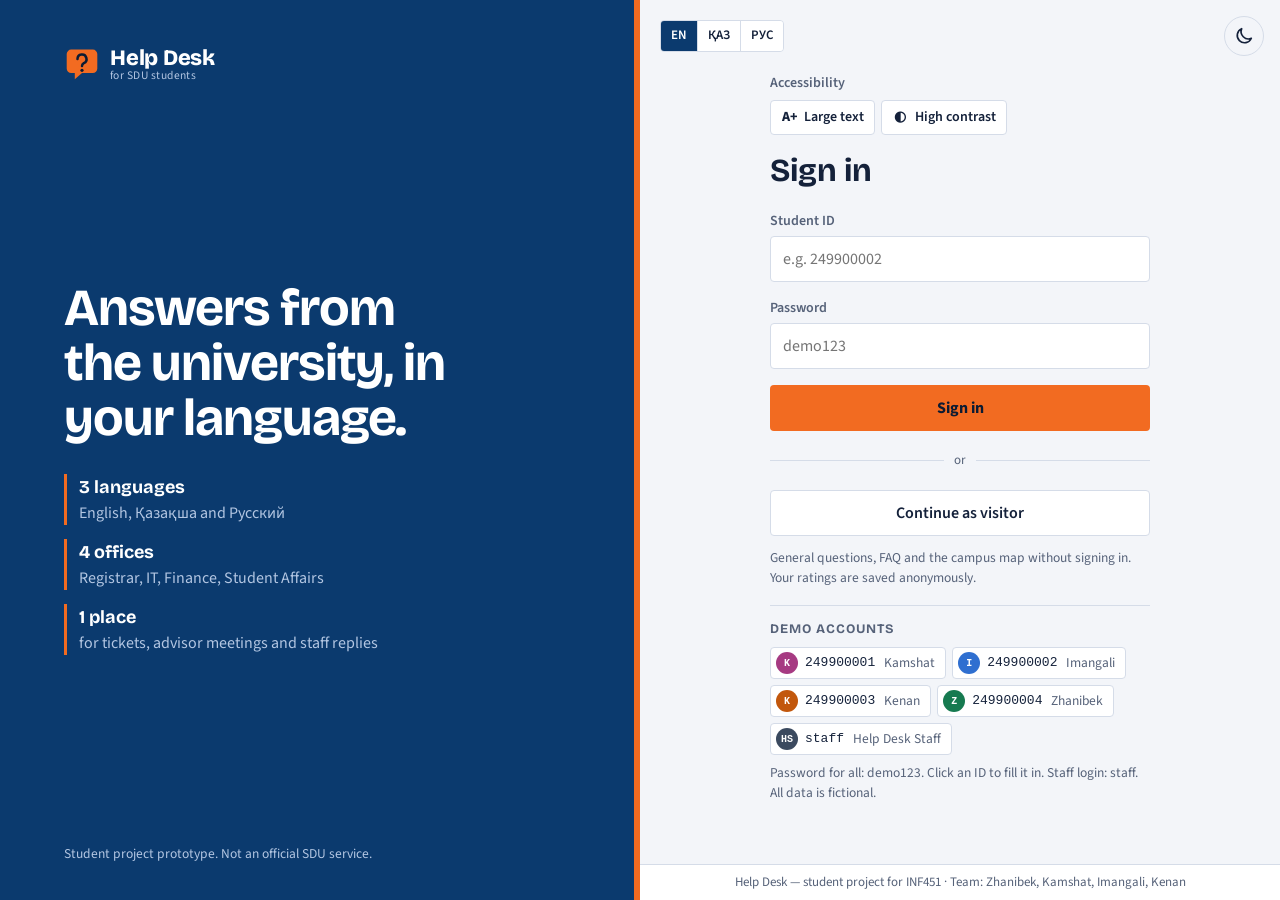
<file: index.html>
<!DOCTYPE html>
<html lang="en">
<head>
  <meta charset="UTF-8">
  <meta name="viewport" content="width=device-width, initial-scale=1.0">
  <title>SDU · Help Desk (demo)</title>
  <link rel="icon" type="image/svg+xml" href="data:image/svg+xml,%3Csvg xmlns='http://www.w3.org/2000/svg' viewBox='0 0 40 40'%3E%3Cpath d='M8 4h24a5 5 0 0 1 5 5v16a5 5 0 0 1-5 5H20l-8 7v-7H8a5 5 0 0 1-5-5V9a5 5 0 0 1 5-5z' fill='%23f26b21'/%3E%3Cpath d='M15 14.5a5 5 0 1 1 7 4.6c-1.4.8-2 1.6-2 3.2' fill='none' stroke='%230b1b33' stroke-width='2.8' stroke-linecap='round'/%3E%3Ccircle cx='20' cy='27' r='1.8' fill='%230b1b33'/%3E%3C/svg%3E">
  <script>try{document.documentElement.dataset.theme=localStorage.getItem('hd-theme')||(matchMedia('(prefers-color-scheme: dark)').matches?'dark':'light')}catch(e){}
  try{var a=JSON.parse(localStorage.getItem('hd-a11y')||'{}');document.documentElement.classList.toggle('a11y-large',!!a.large);document.documentElement.classList.toggle('a11y-contrast',!!a.contrast)}catch(e){}</script>
  <link rel="preconnect" href="https://fonts.googleapis.com">
  <link rel="preconnect" href="https://fonts.gstatic.com" crossorigin>
  <link rel="stylesheet" href="https://fonts.googleapis.com/css2?family=Bricolage+Grotesque:wght@600;700;800&family=Source+Sans+3:wght@400;500;600;700&display=swap">
  <link rel="stylesheet" href="style.css">
</head>
<body class="auth-out">
<a class="skip" href="#main" data-i18n="skip">Skip to main content</a>

<svg width="0" height="0" style="position:absolute" aria-hidden="true" focusable="false">
  <symbol id="mark" viewBox="0 0 40 40">
    <path d="M8 4h24a5 5 0 0 1 5 5v16a5 5 0 0 1-5 5H20l-8 7v-7H8a5 5 0 0 1-5-5V9a5 5 0 0 1 5-5z" fill="#f26b21"/>
    <path d="M15 14.5a5 5 0 1 1 7 4.6c-1.4.8-2 1.6-2 3.2" fill="none" stroke="#0b1b33" stroke-width="2.8" stroke-linecap="round"/>
    <circle cx="20" cy="27" r="1.8" fill="#0b1b33"/>
  </symbol>
  <symbol id="i-sun" viewBox="0 0 24 24"><circle cx="12" cy="12" r="4"/><path d="M12 2.5v2.5M12 19v2.5M2.5 12H5M19 12h2.5M5.3 5.3l1.8 1.8M16.9 16.9l1.8 1.8M5.3 18.7l1.8-1.8M16.9 7.1l1.8-1.8"/></symbol>
  <symbol id="i-moon" viewBox="0 0 24 24"><path d="M20 14.5A8 8 0 0 1 9.5 4a8 8 0 1 0 10.5 10.5z"/></symbol>
</svg>

<div class="login" id="login">
  <div class="login-art">
    <div class="brand">
      <svg class="mark" viewBox="0 0 40 40" aria-hidden="true"><use href="#mark"/></svg>
      <span class="wm"><b>Help Desk</b><small>for SDU students</small></span>
    </div>
    <div class="art-body">
      <h1 data-i18n="login.h1">Answers from the university, in your language.</h1>
      <ul class="facts">
        <li><b data-i18n="login.f1">3 languages</b><span data-i18n="login.f1s">English, Қазақша and Русский</span></li>
        <li><b data-i18n="login.f2">4 offices</b><span data-i18n="login.f2s">Registrar, IT, Finance, Student Affairs</span></li>
        <li><b data-i18n="login.f3">1 place</b><span data-i18n="login.f3s">for tickets, advisor meetings and staff replies</span></li>
      </ul>
    </div>
    <p class="art-note" data-i18n="login.artnote">Student project prototype. Not an official SDU service.</p>
  </div>
  <div class="login-side">
    <div class="langsw" role="group" aria-label="Language">
      <button type="button" data-lang="en">EN</button><button type="button" data-lang="kk">ҚАЗ</button><button type="button" data-lang="ru">РУС</button>
    </div>
    <button type="button" class="icon-btn theme-btn" data-i18n-aria="theme" aria-label="Switch theme">
      <svg class="i i-sun" viewBox="0 0 24 24"><use href="#i-sun"/></svg><svg class="i i-moon" viewBox="0 0 24 24"><use href="#i-moon"/></svg>
    </button>
    <form class="login-card" id="login-form">
      <div class="fld a11yfld login-ax"><span data-i18n="ax.group">Accessibility</span>
            <div class="a11ysw" role="group" data-i18n-aria="ax.group" aria-label="Accessibility">
              <button type="button" class="ax" data-ax="large" aria-pressed="false"><span class="axi" aria-hidden="true">A+</span><span data-i18n="ax.large">Large text</span></button>
              <button type="button" class="ax" data-ax="contrast" aria-pressed="false"><span class="axi" aria-hidden="true">◐</span><span data-i18n="ax.contrast">High contrast</span></button>
            </div>
      </div>
      <h2 data-i18n="login.title">Sign in</h2>
      <label class="fld"><span data-i18n="login.id">Student ID</span><input id="l-name" name="login" autocomplete="username" required data-i18n-ph="login.idph" placeholder="e.g. 249900002"></label>
      <label class="fld"><span data-i18n="login.pass">Password</span><input id="l-pass" name="password" type="password" autocomplete="current-password" required placeholder="demo123"></label>
      <p class="err" id="login-err" role="alert" hidden></p>
      <button type="submit" class="primary" data-i18n="login.submit">Sign in</button>
      <div class="orline"><span data-i18n="login.or">or</span></div>
      <button type="button" class="ghost2 guestbtn" id="guest-btn" data-i18n="login.guest">Continue as visitor</button>
      <p class="demo-note guest-note" data-i18n="login.guest.s">General questions, FAQ and the campus map without signing in. Your ratings are saved anonymously.</p>
      <div class="demoacc">
        <h3 data-i18n="login.demo">Demo accounts</h3>
        <div class="accs" id="accounts"></div>
        <p class="demo-note" data-i18n="login.note">Password for all: demo123. Click an ID to fill it in. Staff login: staff. All data is fictional.</p>
      </div>
    </form>
    <footer class="foot" data-i18n="foot">Help Desk — student project for INF451 · Team: Zhanibek, Kamshat, Imangali, Kenan</footer>
  </div>
</div>

<div class="app">
  <header class="bar">
    <button type="button" class="brand" id="brand" data-i18n-aria="brand" aria-label="Help Desk — Home">
      <svg class="mark" viewBox="0 0 40 40" aria-hidden="true"><use href="#mark"/></svg>
      <span class="wm"><b>Help Desk</b><small>for SDU students</small></span>
    </button>
    <button type="button" class="icon-btn menu" id="menu-btn" data-i18n-aria="menu" aria-label="Menu" aria-expanded="false" aria-controls="tabs">
      <svg class="i" viewBox="0 0 24 24"><path d="M4 7h16M4 12h16M4 17h16"/></svg>
    </button>
    <nav class="tabs" id="tabs" aria-label="Sections">
      <button id="nav-chat" data-view="chat" data-i18n="nav.chat">Chat</button>
      <button id="nav-tickets" class="only-student" data-view="tickets"><span data-i18n="nav.tickets">My tickets</span> <span class="count" id="c-t">0</span></button>
      <button id="nav-appts" class="only-student" data-view="appts"><span data-i18n="nav.appts">Appointments</span> <span class="count" id="c-a">0</span></button>
      <button id="nav-staff" class="only-staff" data-view="staff"><span data-i18n="nav.board">Ticket board</span> <span class="count" id="c-s">0</span></button>
      <button id="nav-review" class="only-staff" data-view="review"><span data-i18n="nav.review">Review queue</span> <span class="count" id="c-r">0</span></button>
      <button id="nav-analytics" class="only-staff" data-view="analytics" data-i18n="nav.analytics">Analytics</button>
      <button id="nav-kb" class="only-staff" data-view="kb" data-i18n="nav.kb">Knowledge base</button>
      <button id="nav-ann" class="only-staff" data-view="ann" data-i18n="nav.ann">Announcements</button>
      <button id="nav-att" class="only-staff" data-view="att" data-i18n="nav.att">Attendance (demo)</button>
      <button id="nav-housing" class="only-staff" data-view="housing"><span data-i18n="nav.housing">Housing requests</span> <span class="count" id="c-h">0</span></button>
      <button id="nav-history" data-view="history" data-i18n="nav.history">History</button>
      <button id="nav-campus" data-view="campus" data-i18n="nav.campus">Campus map</button>
      <button id="nav-faq" data-view="faq" data-i18n="nav.faq">FAQ</button>
      <button id="nav-about" data-view="about" data-i18n="nav.about">About</button>
      <!-- staff only: secondary sections are moved here by ui.js (placeNav); on phones the list is shown inline in the hamburger menu -->
      <div class="more only-staff" id="more">
        <button type="button" id="more-btn" aria-haspopup="true" aria-expanded="false" aria-controls="more-pop"><span data-i18n="nav.more">More</span> <svg class="caret" viewBox="0 0 24 24" aria-hidden="true"><path d="m6 9 6 6 6-6"/></svg></button>
        <div class="morepop" id="more-pop"></div>
      </div>
    </nav>
    <div class="tools">
      <div class="bellwrap only-student">
        <button type="button" class="icon-btn" id="bell" data-i18n-aria="bell" aria-label="Notifications" aria-haspopup="true" aria-expanded="false" aria-controls="bell-pop">
          <svg class="i" viewBox="0 0 24 24"><path d="M6 16v-5a6 6 0 0 1 12 0v5l1.5 2h-15z"/><path d="M10 20.5a2 2 0 0 0 4 0"/></svg>
          <span class="badge" id="bell-n" hidden>0</span>
        </button>
        <div class="pop bellpop" id="bell-pop" hidden><div id="bell-list"></div></div>
      </div>
      <button type="button" class="icon-btn theme-btn" data-i18n-aria="theme" aria-label="Switch theme">
        <svg class="i i-sun" viewBox="0 0 24 24"><use href="#i-sun"/></svg><svg class="i i-moon" viewBox="0 0 24 24"><use href="#i-moon"/></svg>
      </button>
      <div class="usermenu">
        <button type="button" class="userbtn" id="user-btn" aria-haspopup="true" aria-expanded="false" aria-controls="user-menu">
          <span class="av" id="who-av" aria-hidden="true"></span><span class="uname" id="who-name"></span><span class="sr-only" data-i18n="menu.user">User menu</span>
          <svg class="i caret" viewBox="0 0 24 24" aria-hidden="true"><path d="m6 9 6 6 6-6"/></svg>
        </button>
        <div class="pop" id="user-menu" hidden>
          <div class="pwho"><b id="mn-name"></b><span id="mn-sub"></span></div>
          <div class="fld langfld"><span data-i18n="menu.lang">Interface language</span>
            <div class="langsw" role="group" aria-label="Language">
              <button type="button" data-lang="en">EN</button><button type="button" data-lang="kk">ҚАЗ</button><button type="button" data-lang="ru">РУС</button>
            </div>
          </div>
          <div class="fld a11yfld"><span data-i18n="ax.group">Accessibility</span>
            <div class="a11ysw" role="group" data-i18n-aria="ax.group" aria-label="Accessibility">
              <button type="button" class="ax" data-ax="large" aria-pressed="false"><span class="axi" aria-hidden="true">A+</span><span data-i18n="ax.large">Large text</span></button>
              <button type="button" class="ax" data-ax="contrast" aria-pressed="false"><span class="axi" aria-hidden="true">◐</span><span data-i18n="ax.contrast">High contrast</span></button>
            </div>
          </div>
          <button type="button" class="mi only-student" id="tour-again" data-i18n="tour.again">Show tour again</button>
          <button type="button" class="mi only-student" id="rem-toggle" data-i18n="rem.on">Reminders: on</button>
          <button type="button" class="mi no-guest" id="nav-reset" data-i18n="menu.reset">Reset demo</button>
          <button type="button" class="mi" id="logout" data-i18n="menu.logout">Log out</button>
        </div>
      </div>
    </div>
  </header>

  <main id="main" tabindex="-1">
    <h1 class="sr-only">Help Desk</h1>
    <section class="view page home" id="v-home">
      <div class="wrap">
        <div class="banners" id="ban-home"></div>
        <p class="eyebrow" data-i18n="home.eyebrow">Student dashboard</p>
        <h2 class="hello" id="hello"></h2>
        <p class="hint" id="home-sub"></p>

        <div class="stats" id="stats"></div>

        <h3 class="sect" data-i18n="qa.title">Quick actions</h3>
        <div class="tiles">
          <button type="button" class="tile" data-qk="q.reg">
            <svg class="i" viewBox="0 0 24 24"><path d="M9 4h6v3H9z"/><path d="M7 5.5H5.5v15h13v-15H17"/><path d="m9 13.5 2 2 4-4.5"/></svg>
            <b data-i18n="t.reg">Registration</b><span data-i18n="t.reg.s">Check holds and prerequisites</span>
          </button>
          <button type="button" class="tile" id="tile-pay" data-qk="q.pay">
            <svg class="i" viewBox="0 0 24 24"><rect x="3" y="6" width="18" height="12" rx="1.5"/><path d="M3 10h18M6.5 15h3"/></svg>
            <b id="tile-pay-t">Pay tuition</b><span id="tile-pay-s">Balance and deadline</span>
          </button>
          <button type="button" class="tile" data-qk="q.adv">
            <svg class="i" viewBox="0 0 24 24"><rect x="4" y="5.5" width="16" height="15" rx="1.5"/><path d="M4 10h16M8.5 3.5v4M15.5 3.5v4"/></svg>
            <b data-i18n="t.adv">Book advisor</b><span data-i18n="t.adv.s">Pick a free slot</span>
          </button>
          <button type="button" class="tile" data-qk="q.it">
            <svg class="i" viewBox="0 0 24 24"><rect x="3" y="4.5" width="18" height="12" rx="1.5"/><path d="M8 20h8M12 16.5V20"/></svg>
            <b data-i18n="t.it">IT help</b><span data-i18n="t.it.s">Password, Wi-Fi, portal</span>
          </button>
          <button type="button" class="tile" data-qk="q.staff">
            <svg class="i" viewBox="0 0 24 24"><circle cx="12" cy="8.5" r="3.5"/><path d="M5 20c.8-4 3.5-6 7-6s6.2 2 7 6"/></svg>
            <b data-i18n="t.staff">Talk to staff</b><span data-i18n="t.staff.s">Join the queue</span>
          </button>
        </div>

        <form class="askbox" id="ask-form">
          <label for="ask-q" class="sect" data-i18n="ask.title">Ask Help Desk</label>
          <div class="askrow">
            <input id="ask-q" autocomplete="off" data-i18n-ph="ask.ph" placeholder="Ask Help Desk anything…">
            <button type="submit" class="primary" data-i18n="ask.send">Send</button>
          </div>
        </form>

        <div class="duo">
          <section class="blk"><h3 class="sect" data-i18n="dl.title">Upcoming deadlines</h3><ol class="dlist" id="deadlines"></ol></section>
          <section class="blk"><h3 class="sect" data-i18n="rec.title">Recent tickets</h3><div id="recent"></div></section>
        </div>
      </div>
    </section>

    <section class="view chatview" id="v-chat" hidden>
      <div class="chatwrap">
        <div class="banners" id="ban-chat"></div>
        <div class="chatbar"><h2 class="sr-only" data-i18n="nav.chat">Chat</h2><button type="button" class="ghost2 sm" id="new-chat" data-i18n="chat.new">New chat</button></div>
        <div class="log" id="log" role="log" aria-live="polite" aria-relevant="additions" data-i18n-aria="chat.log" aria-label="Conversation"></div>
        <div class="compose">
          <div class="quick" id="quick"></div>
          <form class="in" id="form">
            <input id="q" autocomplete="off" data-i18n-ph="chat.ph" placeholder="Type your question…" aria-label="Your question">
            <span class="mic">
              <button type="button" class="micbtn" id="mic" aria-pressed="false" data-i18n-aria="mic.start" aria-label="Voice input">
                <svg class="i" viewBox="0 0 24 24" aria-hidden="true"><rect x="9" y="3" width="6" height="11" rx="3"/><path d="M5.5 11a6.5 6.5 0 0 0 13 0M12 17.5V21M8.5 21h7"/></svg><span class="mict" data-i18n="mic.stop">Stop</span>
              </button>
              <select id="mic-lang" data-i18n-aria="mic.lang" aria-label="Recognition language"><option value="en">EN</option><option value="kk">ҚАЗ</option><option value="ru">РУС</option></select>
            </span>
            <button type="submit" data-i18n="chat.send">Send</button>
          </form>
          <div class="micst" id="mic-st" role="status" aria-live="assertive" hidden></div>
          <div class="sugg" id="sugg" hidden aria-live="polite"></div>
        </div>
      </div>
    </section>

    <section class="view page" id="v-history" hidden>
      <div class="wrap">
        <h2 data-i18n="hi.title">Conversation history</h2>
        <p class="hint" data-i18n="hi.hint">Your earlier conversations with the assistant. Only you can see them.</p>
        <input id="hi-q" class="faqsearch" type="search" autocomplete="off" data-i18n-ph="hi.ph" placeholder="Search in all messages…" data-i18n-aria="hi.ph" aria-label="Search in all messages">
        <div id="hi"></div>
      </div>
    </section>

    <section class="view page" id="v-tickets" hidden>
      <div class="wrap">
        <h2 data-i18n="tk.title">My tickets</h2>
        <p class="hint" data-i18n="tk.hint">Requests the assistant sent to university offices. Staff replies appear here.</p>
        <div id="tickets"></div>
      </div>
    </section>

    <section class="view page" id="v-appts" hidden>
      <div class="wrap">
        <h2 data-i18n="ap.title">Appointments</h2>
        <p class="hint" data-i18n="ap.hint">Advisor meetings booked from the chat. You get a reminder one hour before.</p>
        <div id="appts"></div>
      </div>
    </section>

    <section class="view page" id="v-faq" hidden>
      <div class="wrap">
        <h2 data-i18n="faq.title">FAQ</h2>
        <p class="hint" data-i18n="faq.hint">Search the answers the assistant uses in the chat.</p>
        <input id="faq-q" class="faqsearch" type="search" autocomplete="off" data-i18n-ph="faq.ph" placeholder="Search questions…" aria-label="Search">
        <div id="faq-list"></div>
      </div>
    </section>

    <section class="view page" id="v-campus" hidden>
      <div class="wrap">
        <h2 data-i18n="cm.title">Campus map</h2>
        <p class="hint" data-i18n="cm.hint">Schematic layout, not to scale: the order of the blocks and services follows the real campus. Click a block, barrel or place for details.</p>
        <div class="cmwrap">
          <div class="cmmap" id="cm-svg"></div>
          <div class="cmside">
            <form class="cmform" id="cm-form">
              <input id="cm-q" autocomplete="off" data-i18n-ph="cm.ph" placeholder="Room or place, e.g. F305, Library" aria-label="Room or place">
              <button type="submit" class="primary sm" data-i18n="cm.find">Find</button>
            </form>
            <ul class="cmlegend" data-i18n-aria="cm.legend" aria-label="Room types">
              <li><i class="sw classroom"></i><span data-i18n="cm.t.classroom">Classroom</span></li>
              <li><i class="sw lecture"></i><span data-i18n="cm.t.lecture">Lecture hall</span></li>
              <li><i class="sw office"></i><span data-i18n="cm.t.office">Teacher's office</span></li>
              <li><i class="sw study"></i><span data-i18n="cm.t.study">Study room</span></li>
            </ul>
            <ul class="cmlegend" data-i18n-aria="cm.lg" aria-label="Map legend">
              <li><i class="sw blk"></i><span data-i18n="cm.lg.block">Block of the main building</span></li>
              <li><i class="sw lecture round"></i><span data-i18n="cm.lg.lecture">Lecture hall (barrel)</span></li>
              <li><i class="sw svc"></i><span data-i18n="cm.lg.svc">Service</span></li>
              <li><i class="sw ent"></i><span data-i18n="cm.lg.ent">Entrance / exit</span></li>
              <li><i class="sw oth"></i><span data-i18n="cm.lg.oth">Separate building</span></li>
            </ul>
            <div id="cm-panel" aria-live="polite"></div>
          </div>
        </div>
      </div>
    </section>

    <section class="view page" id="v-staff" hidden>
      <h2 data-i18n="bd.title">Ticket board</h2>
      <p class="hint" data-i18n="bd.hint">Student requests from all offices. Open a card to read the conversation, reply or change the status.</p>
      <div class="board" id="s-board"></div>
      <div class="scrim" id="s-scrim" hidden></div>
      <div class="drawer" id="s-detail" role="dialog" aria-label="Ticket" hidden></div>
    </section>

    <section class="view page" id="v-review" hidden>
      <div class="wrap">
        <h2 data-i18n="rv.title">Review queue</h2>
        <p class="hint" data-i18n="rv.hint">Answers rated “Not helpful” in the chat. Check the answer, fix the content if needed and mark the item as reviewed.</p>
        <div id="rv-list"></div>
      </div>
    </section>

    <section class="view page" id="v-kb" hidden>
      <div class="wrap">
        <h2 data-i18n="kb.title">Knowledge base</h2>
        <p class="hint" data-i18n="kb.hint">FAQ and office entries that the chat bot and the FAQ page use.</p>
        <div class="kbbar">
          <input id="kb-q" class="faqsearch" type="search" autocomplete="off" data-i18n-ph="kb.ph" placeholder="Search entries…" data-i18n-aria="kb.ph" aria-label="Search entries">
          <button type="button" class="primary" id="kb-add" data-i18n="kb.add">Add entry</button>
        </div>
        <div id="kb-list"></div>
      </div>
      <div class="scrim" id="kb-scrim" hidden></div>
      <div class="drawer" id="kb-detail" role="dialog" aria-label="Knowledge base entry" hidden></div>
    </section>

    <section class="view page" id="v-denied" hidden>
      <div class="wrap denied">
        <h2 data-i18n="den.title">Access denied</h2>
        <p data-i18n="den.p">This section is available to Help Desk staff only.</p>
        <button type="button" class="ghost2" id="den-back" data-i18n="den.back">Go back</button>
      </div>
    </section>

    <section class="view page" id="v-analytics" hidden>
      <div class="wrap">
        <h2 data-i18n="an.title">Analytics</h2>
        <p class="hint" data-i18n="an.hint">Calculated live from tickets and chat activity stored in this browser.</p>
        <div id="an"></div>
      </div>
    </section>

    <section class="view page" id="v-ann" hidden>
      <div class="wrap">
        <h2 data-i18n="ann.title">Announcements</h2>
        <p class="hint" data-i18n="ann.hint">Publish a notice that students see above Home and Chat.</p>
        <form class="annform" id="ann-form">
          <label class="fld"><span data-i18n="ann.text">Announcement text</span><textarea id="ann-text" rows="3" required data-i18n-ph="ann.ph" placeholder="e.g. Registration opens on 16.11.2026"></textarea></label>
          <div class="annbar">
            <label class="fld inline"><span data-i18n="ann.level">Importance</span>
              <select id="ann-level"><option value="info" data-i18n="ann.info">Info</option><option value="warning" data-i18n="ann.warning">Warning</option></select>
            </label>
            <button type="submit" class="primary" data-i18n="ann.publish">Publish</button>
          </div>
        </form>
        <h3 class="sect" data-i18n="ann.list">All announcements</h3>
        <div id="ann-list"></div>
      </div>
    </section>

    <section class="view page" id="v-att" hidden>
      <div class="wrap">
        <h2 data-i18n="att.h">Attendance (demo)</h2>
        <p class="hint" data-i18n="att.hint">Simulates a teacher marking an absence.</p>
        <div id="att"></div>
      </div>
    </section>

    <section class="view page" id="v-housing" hidden>
      <div class="wrap">
        <h2 data-i18n="hr.title">Housing requests</h2>
        <p class="hint" data-i18n="hr.hint">Dormitory repair, room change and other requests from students.</p>
        <div id="hr-list"></div>
      </div>
    </section>

    <section class="view page about" id="v-about" hidden>
      <div id="about"></div>
    </section>
  </main>
</div>

<div class="tour" id="tour" hidden role="dialog" aria-modal="true" aria-labelledby="tour-t">
  <div class="tour-hl" id="tour-hl"></div>
  <div class="tour-card" id="tour-card">
    <small id="tour-n"></small>
    <h3 id="tour-t"></h3>
    <p id="tour-p"></p>
    <div class="tour-btns">
      <button type="button" class="ghost2" id="tour-skip" data-i18n="tour.skip">Skip</button>
      <button type="button" class="primary" id="tour-next">Next</button>
    </div>
  </div>
</div>

<script src="i18n.js"></script>
<script src="nlu.js"></script>
<script src="app.js"></script>
<script src="ui.js"></script>
</body>
</html>
</file>
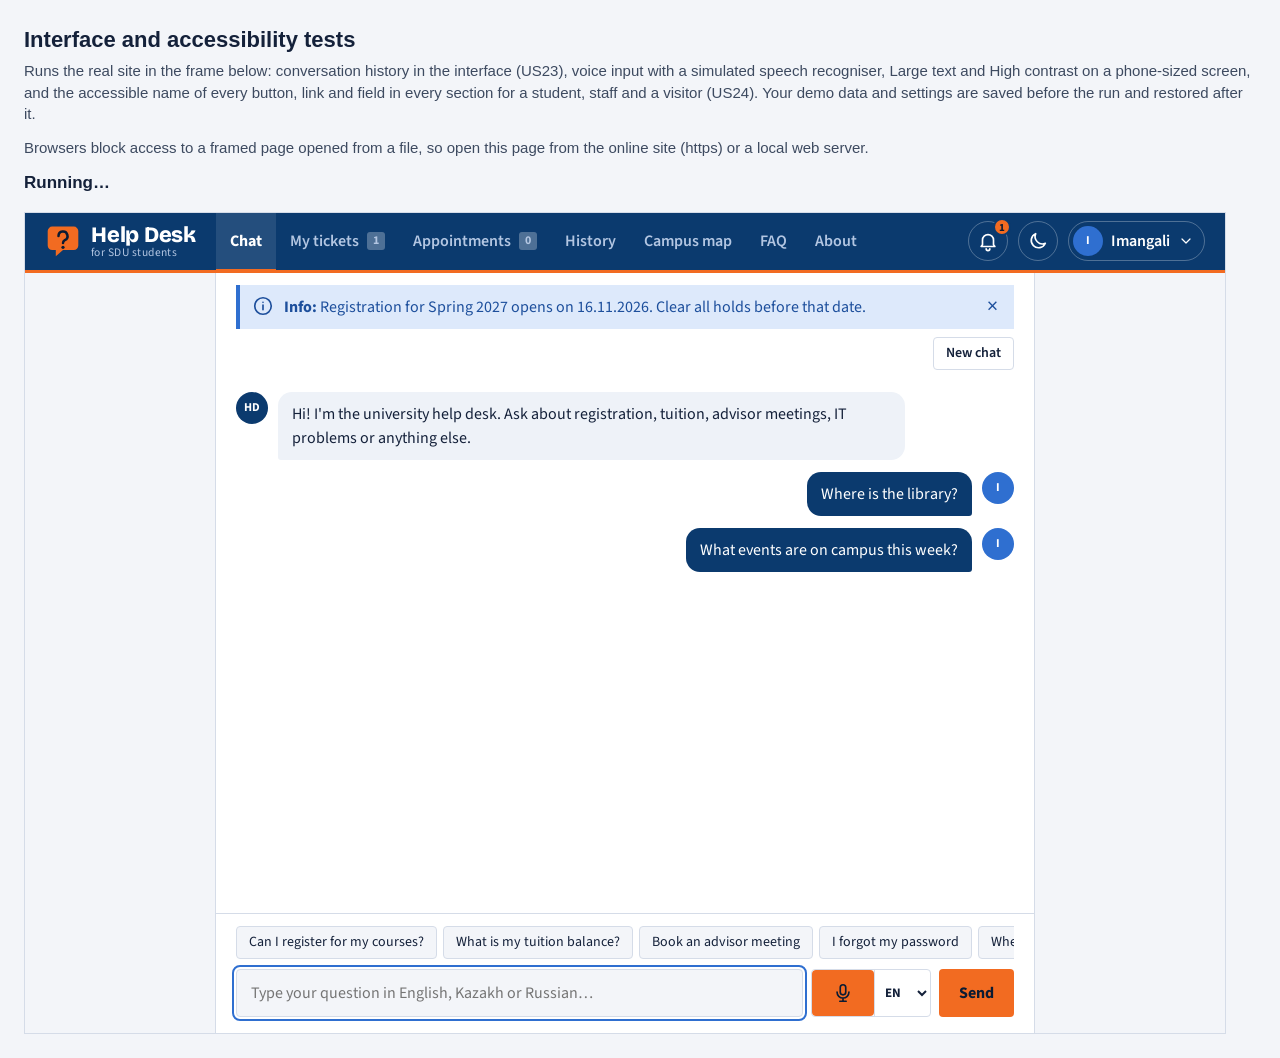
<file: tests/a11y-test.html>
<!DOCTYPE html>
<html lang="en">
<head>
<meta charset="UTF-8">
<meta name="viewport" content="width=device-width, initial-scale=1.0">
<title>Help Desk · Interface and accessibility tests</title>
<style>
  body{font:15px/1.45 "Segoe UI",Arial,sans-serif;margin:24px;color:#14213a;background:#f3f5f9}
  h1{font-size:22px;margin:0 0 4px}h2{font-size:18px;margin:24px 0 8px}
  p{margin:4px 0 12px;color:#3d4a60}
  .sum{font-size:17px;font-weight:700;color:#14213a}
  table{border-collapse:collapse;width:100%;background:#fff}
  th,td{border:1px solid #d5dce8;padding:6px 8px;text-align:left;vertical-align:top}
  th{background:#e4ebf5}
  td.ok{color:#1a6b3a;font-weight:700}td.bad{color:#b3341f;font-weight:700}
  tr.fail{background:#fdeceb}
  #app{border:1px solid #d5dce8;background:#fff;display:block;margin-top:16px}
</style>
</head>
<body>
<h1>Interface and accessibility tests</h1>
<p>Runs the real site in the frame below: conversation history in the interface (US23), voice input with a simulated speech recogniser, Large text and High contrast on a phone-sized screen, and the accessible name of every button, link and field in every section for a student, staff and a visitor (US24).
Your demo data and settings are saved before the run and restored after it.</p>
<p>Browsers block access to a framed page opened from a file, so open this page from the online site (https) or a local web server.</p>
<div id="out" class="sum">Running…</div>
<iframe id="app" title="Help Desk under test" width="1200" height="820"></iframe>
<script>
const KEYS=['hd-state','hd-a11y','hd-ui','hd-tour','hd-theme'],saved={};
KEYS.forEach(k=>{saved[k]=localStorage.getItem(k)});
const restore=()=>KEYS.forEach(k=>saved[k]==null?localStorage.removeItem(k):localStorage.setItem(k,saved[k]));
const sleep=ms=>new Promise(r=>setTimeout(r,ms));
const F=document.getElementById('app'),rows=[];
let w,d;
const add=(name,ok,detail)=>rows.push({name,ok:ok===true,detail:ok===true?(detail||''):String(detail??ok)});
function load(){return new Promise(res=>{F.onload=()=>{w=F.contentWindow;d=F.contentDocument;res()};F.src='../index.html?t='+Date.now()})}
const $=id=>d.getElementById(id);
async function login(id){if(id==='guest')$('guest-btn').click();else{$('l-name').value=id;$('l-pass').value='demo123';$('login-form').requestSubmit()}await sleep(300)}
async function logout(){w.toLogin();await sleep(200)}
const lastBot=()=>{const r=[...d.querySelectorAll('#log .row:not(.me):not(.typing)')];return r.length?r[r.length-1].textContent:''};
/* relative luminance and contrast ratio of two CSS colours */
const rgb=c=>(c.match(/[\d.]+/g)||[0,0,0]).slice(0,3).map(Number);
const lum=c=>{const [r,g,b]=rgb(c).map(v=>{v/=255;return v<=.03928?v/12.92:Math.pow((v+.055)/1.055,2.4)});return .2126*r+.7152*g+.0722*b};
const ratio=(a,b)=>{const x=lum(a),y=lum(b);return(Math.max(x,y)+.05)/(Math.min(x,y)+.05)};
const bgOf=el=>{while(el){const c=w.getComputedStyle(el).backgroundColor;if(c&&!/rgba\(0, 0, 0, 0\)|transparent/.test(c))return c;el=el.parentElement}return'rgb(255,255,255)'};
/* every button, link and field of the current page needs an accessible name */
function audit(label){const bad=w.a11yAudit();add('Accessible names: '+label,bad.length===0,bad.join(', '))}
/* a fake speech recogniser: returns the given text, or keeps listening until stop() */
function fakeSpeech(text,hold){w.SpeechRecognition=class{start(){this.started=true;if(!hold)setTimeout(()=>this.say(),60)}
  say(){this.onresult&&this.onresult({resultIndex:0,results:[Object.assign([{transcript:text}],{isFinal:true})]});this.onend&&this.onend()}
  stop(){this.onend&&this.onend()}}}

async function run(){
  try{if(!F.contentDocument&&location.protocol==='file:')throw 0}catch(_){}
  localStorage.removeItem('hd-state');localStorage.setItem('hd-tour','["249900001","249900002","249900003","249900004"]');localStorage.setItem('hd-ui','en');localStorage.removeItem('hd-a11y');localStorage.setItem('hd-theme','light');
  await load();
  if(!d){document.getElementById('out').textContent='The frame cannot be read here (page opened from a file). Open this page from the online site or a web server.';restore();return}
  w.sessionStorage.clear();await logout();
  audit('sign-in screen');
  /* ---------- student ---------- */
  await login('249900002');
  for(const v of ['home','chat','history','tickets','appts','campus','faq','about']){w.show(v);await sleep(60);audit('student · '+v)}
  w.show('chat');w.ask('Where is the library?');w.ask('What events are on campus this week?');await sleep(9000);
  audit('student · chat with answers (cards, Register, Show on map, rating buttons)');
  /* QA1: History → search add/drop → the conversation of a week ago → opens with all messages */
  w.openHistory(null,'add/drop');await sleep(80);
  const items=d.querySelectorAll('.hiitem');
  add('QA1 History search "add/drop" finds one conversation, highlighted',items.length===1&&!!items[0].querySelector('mark'),items.length+' items');
  items[0]&&items[0].click();await sleep(80);
  const msgs=d.querySelectorAll('.hilog .row');
  add('QA1 the conversation opens with all 4 messages and sources; Continue and Delete are there',msgs.length===4&&d.querySelectorAll('.hilog .src').length===2&&!!d.querySelector('[data-hi="cont"]')&&!!d.querySelector('[data-hi="del"]'),msgs.length+' messages');
  audit('student · history conversation');
  d.querySelector('[data-hi="del"]').click();await sleep(50);
  add('Delete asks for confirmation inside the page',!!d.querySelector('.hiconfirm [data-hi="yes"]'),'no confirmation');
  audit('student · delete confirmation');
  d.querySelector('[data-hi="no"]').click();await sleep(50);
  /* the questions just asked are a new conversation, listed first */
  w.openHistory(null,'');await sleep(50);
  add('US23 the chat just written is saved as a new conversation, listed first',(d.querySelector('.hiitem b')||{}).textContent==='Where is the library?',(d.querySelector('.hiitem b')||{}).textContent);
  /* QA4: voice input, Russian */
  w.show('chat');w.newChat();$('mic-lang').value='ru';$('mic-lang').dispatchEvent(new Event('change'));
  fakeSpeech('Где библиотека?');$('mic').click();await sleep(200);
  add('QA4 recognised Russian text appears in the field and is not sent automatically',$('q').value==='Где библиотека?'&&!d.querySelector('#log .row.me'),$('q').value);
  add('QA4 after recognition the status says to check and send',/check it and press Send/.test($('mic-st').textContent),$('mic-st').textContent);
  $('form').requestSubmit();await sleep(2500);
  add('QA4 the answer is in Russian with the library location',/Библиотека/.test(lastBot())&&/севернее корпуса D/.test(lastBot()),lastBot().slice(0,120));
  fakeSpeech('',true);$('mic').click();await sleep(50);
  add('US24 while recording: the button turns into Stop and a visible indicator is shown',$('mic').classList.contains('rec')&&$('mic').getAttribute('aria-pressed')==='true'&&$('mic').getAttribute('aria-label')==='Stop'&&!!d.querySelector('#mic-st .dot')&&!$('mic-st').hidden,$('mic').outerHTML.slice(0,120));
  audit('student · chat while recording');
  $('mic').click();await sleep(50);
  add('US24 Stop ends the recording',!$('mic').classList.contains('rec')&&$('mic').getAttribute('aria-pressed')==='false','still recording');
  w.SpeechRecognition=undefined;w.webkitSpeechRecognition=undefined;$('mic').click();await sleep(50);
  add('US24 a browser without speech recognition gets a clear message and the chat still works',/cannot recognize speech/.test($('mic-st').textContent),$('mic-st').textContent);
  w.SpeechRecognition=class{start(){setTimeout(()=>{this.onerror&&this.onerror({error:'not-allowed'});this.onend&&this.onend()},30)}stop(){}};$('mic').click();await sleep(120);
  add('US24 no microphone permission → a clear message',/(No access to the microphone|opened as a file)/.test($('mic-st').textContent),$('mic-st').textContent);
  /* QA5: Large text + High contrast, then a phone-sized screen */
  const before=d.querySelector('#log .row:not(.me) .bub').getBoundingClientRect().height;
  w.setA11y('large',true);w.setA11y('contrast',true);await sleep(100);
  const bub=d.querySelector('#log .row:not(.me) .bub'),cs=w.getComputedStyle(bub),zoom=w.getComputedStyle(d.body).zoom,cr=ratio(cs.color,bgOf(bub));
  add('QA5 Large text: the interface is shown at 125%',zoom==='1.25'&&bub.getBoundingClientRect().height>=before,'zoom '+zoom);
  add('QA5 High contrast: answer text contrast is at least 7:1',cr>=7,'contrast '+cr.toFixed(1));
  add('QA5 settings are remembered',JSON.parse(localStorage.getItem('hd-a11y')||'{}').large===true,localStorage.getItem('hd-a11y'));
  for(const [wd,label] of [[1200,'desktop'],[390,'phone (390 px)']]){
    F.width=wd;await sleep(250);
    for(const v of ['chat','home','history','campus']){w.show(v);await sleep(80);
      const de=d.documentElement,over=de.scrollWidth-de.clientWidth;
      const btns=[...d.querySelectorAll('button')].filter(b=>b.offsetParent&&!b.closest('[hidden]')&&!b.closest('.pop')&&!b.closest('.tabs')&&!b.closest('.tour')&&!b.closest('.quick'));   /* quick questions are a sideways-scrolling strip */
      const vw=d.documentElement.clientWidth,out=btns.filter(b=>{const r=b.getBoundingClientRect();return r.width<8||r.height<8||r.right>vw+1||r.left<-1});
      add('QA5 Large text + High contrast, '+label+', '+v+': no sideways overflow, every button visible',over<=1&&out.length===0,'overflow '+over+'px; outside: '+out.map(b=>b.id||b.textContent.trim().slice(0,20)).join(', '))}
    w.show('chat');await sleep(60);
    const ctl=['q','mic','mic-lang'].map(id=>$(id)).concat([d.querySelector('#form button[type=submit]')]),rs=ctl.map(e=>e.getBoundingClientRect());
    const overlap=rs.some((a,i)=>rs.some((b,j)=>j>i&&a.left<b.right-1&&b.left<a.right-1&&a.top<b.bottom-1&&b.top<a.bottom-1));
    /* the centre of each control must hit that control (nothing covers it) */
    const clickable=ctl.slice(1).every(e=>{const r=e.getBoundingClientRect(),hit=d.elementFromPoint(r.left+r.width/2,r.top+r.height/2);return hit&&(hit===e||e.contains(hit))});
    add('QA5 '+label+': question field, microphone, language and Send do not overlap and can be clicked',!overlap&&clickable,(overlap?'overlap ':'')+(clickable?'':'not clickable'));
    audit('large text + high contrast, '+label);
  }
  F.width=1200;w.setA11y('large',false);w.setA11y('contrast',false);await sleep(100);
  /* ---------- staff ---------- */
  await logout();await login('staff');
  for(const v of ['staff','review','analytics','kb','ann','att','housing','chat','history','campus','faq','about']){w.show(v);await sleep(60);audit('staff · '+v)}
  w.show('kb');w.kbOpen('ev-hack');await sleep(60);audit('staff · knowledge base editor');w.kbClose();
  w.show('staff');const tk=d.querySelector('#s-board [data-n]');if(tk){tk.click();await sleep(60);audit('staff · ticket drawer')}
  /* ---------- visitor ---------- */
  await logout();await login('guest');
  w.show('history');await sleep(60);
  add('QA2 visitor: History explains that it needs a sign-in, shows a Sign in button and no conversations',/only after signing in/.test($('hi').textContent)&&!!d.querySelector('[data-hi="signin"]')&&!d.querySelector('.hiitem'),$('hi').textContent.slice(0,100));
  for(const v of ['chat','history','campus','faq','about']){w.show(v);await sleep(60);audit('visitor · '+v)}
  w.show('chat');w.ask('What events are on campus this week?');await sleep(6000);
  const saved2=JSON.parse(localStorage.getItem('hd-state')||'{}').convs||{};
  add('QA2 visitor: the chat is not saved to any history',!saved2.guest&&!Object.keys(saved2).includes('null'),Object.keys(saved2).join());
  /* QA3: one student does not see the other's conversations */
  await logout();await login('249900003');w.openHistory(null,'Wi-Fi қосылмайды');await sleep(60);
  const other=d.querySelectorAll('.hiitem').length;w.openHistory(null,'');await sleep(40);
  const own=[...d.querySelectorAll('.hiitem b')].map(b=>b.textContent);
  add('QA3 student 249900003 does not see the conversations of 249900002 (or the questions just asked by 249900002)',other===0&&!own.includes('Where is the library?')&&own.length===3,own.join(' | '));
  /* keyboard: Esc closes the user menu */
  $('user-btn').click();await sleep(30);const opened=!$('user-menu').hidden;d.dispatchEvent(new KeyboardEvent('keydown',{key:'Escape',bubbles:true}));await sleep(30);
  add('US24 keyboard: Esc closes the user menu',opened&&$('user-menu').hidden,'menu still open');
  add('US24 the page has one h1 and the chat log is announced (aria-live)',d.querySelectorAll('h1').length>=1&&$('log').getAttribute('aria-live')==='polite'&&$('log').getAttribute('role')==='log','');
  restore();show()}
function show(){const n=rows.filter(r=>r.ok).length;
  document.getElementById('out').innerHTML='<span id="sum">Interface and accessibility: '+n+' / '+rows.length+' ('+Math.round(100*n/rows.length)+'%)</span>';
  const t=document.createElement('table');t.innerHTML='<thead><tr><th>#</th><th>Check</th><th>Result</th><th>Details</th></tr></thead><tbody>'+rows.map((r,i)=>'<tr class="'+(r.ok?'':'fail')+'"><td>'+(i+1)+'</td><td>'+r.name.replace(/</g,'&lt;')+'</td><td class="'+(r.ok?'ok':'bad')+'">'+(r.ok?'✓':'✗')+'</td><td>'+r.detail.replace(/</g,'&lt;').slice(0,200)+'</td></tr>').join('')+'</tbody>';
  document.getElementById('out').after(t)}
window.addEventListener('error',e=>{document.getElementById('out').textContent='Error: '+e.message;restore()});
run().catch(e=>{document.getElementById('out').textContent='Error: '+e.message+' · '+(e.stack||'').split('\n')[1];restore()});
</script>
</body>
</html>
</file>
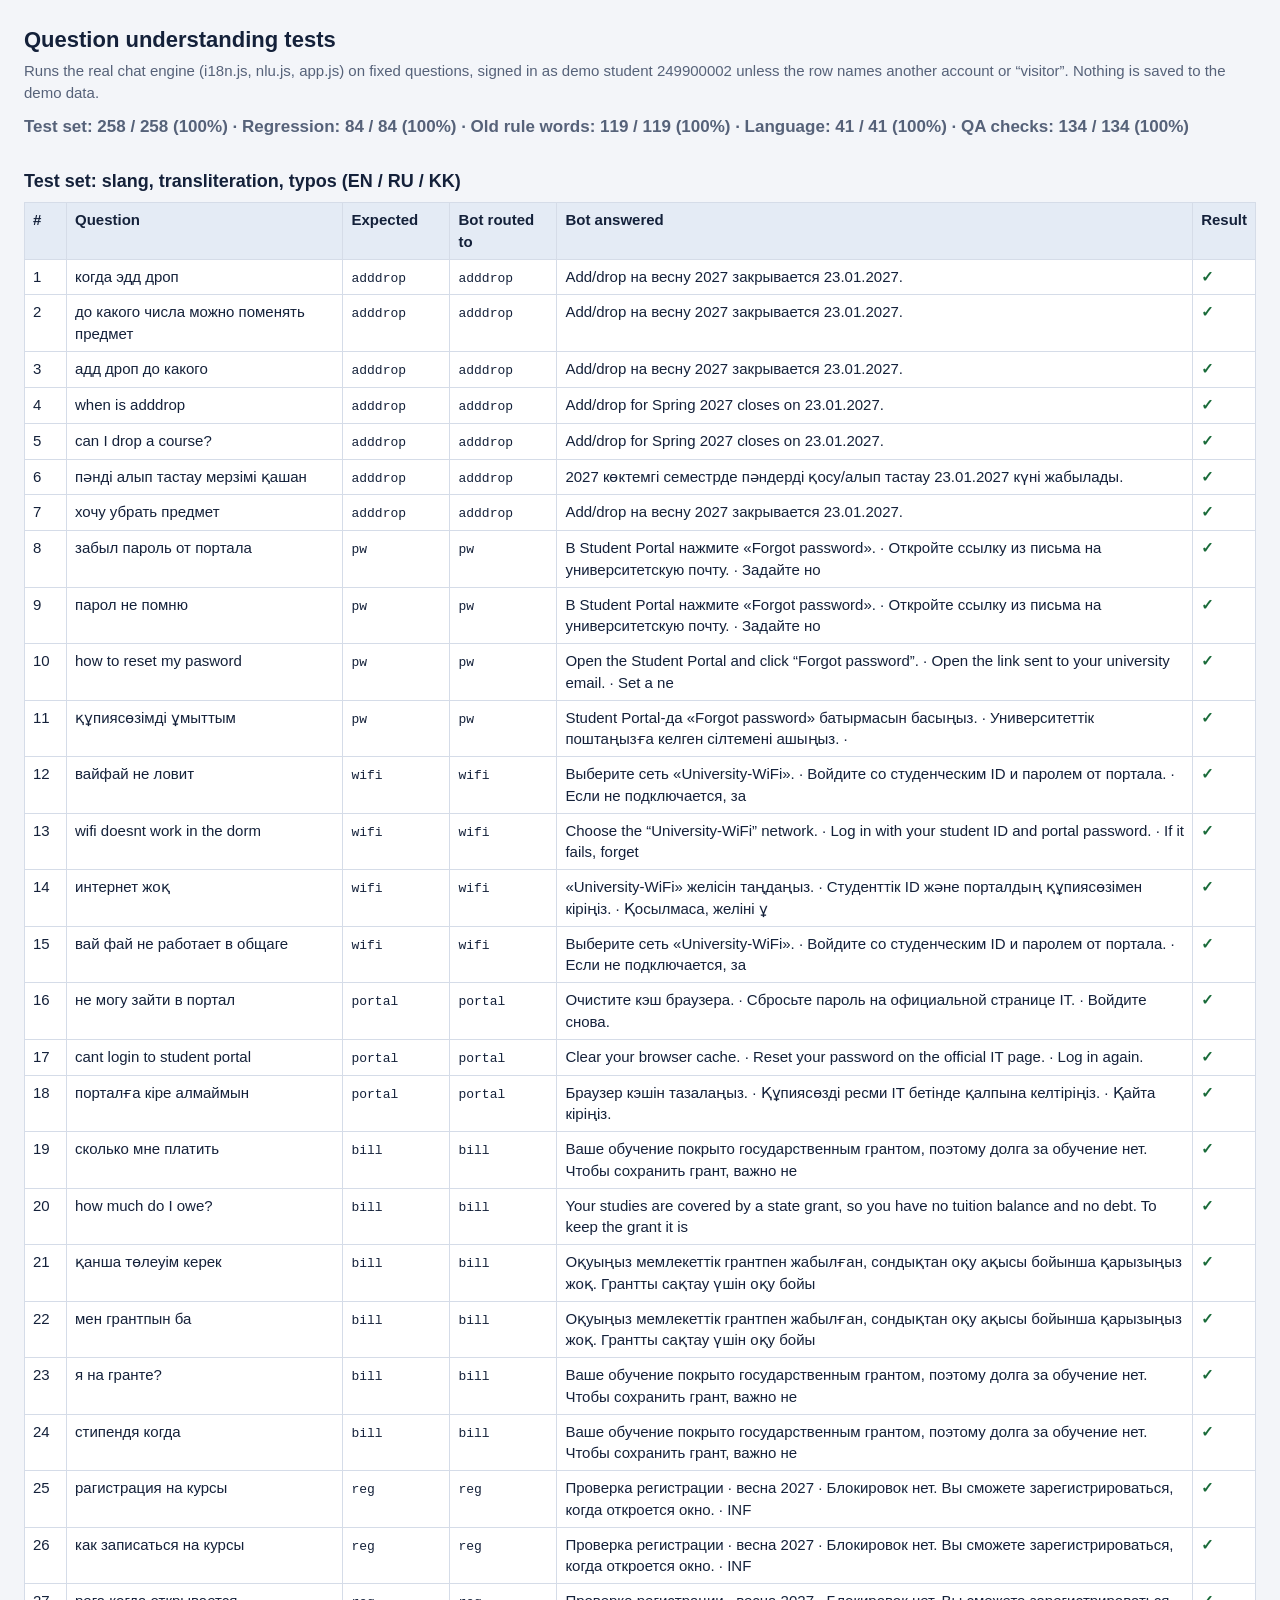
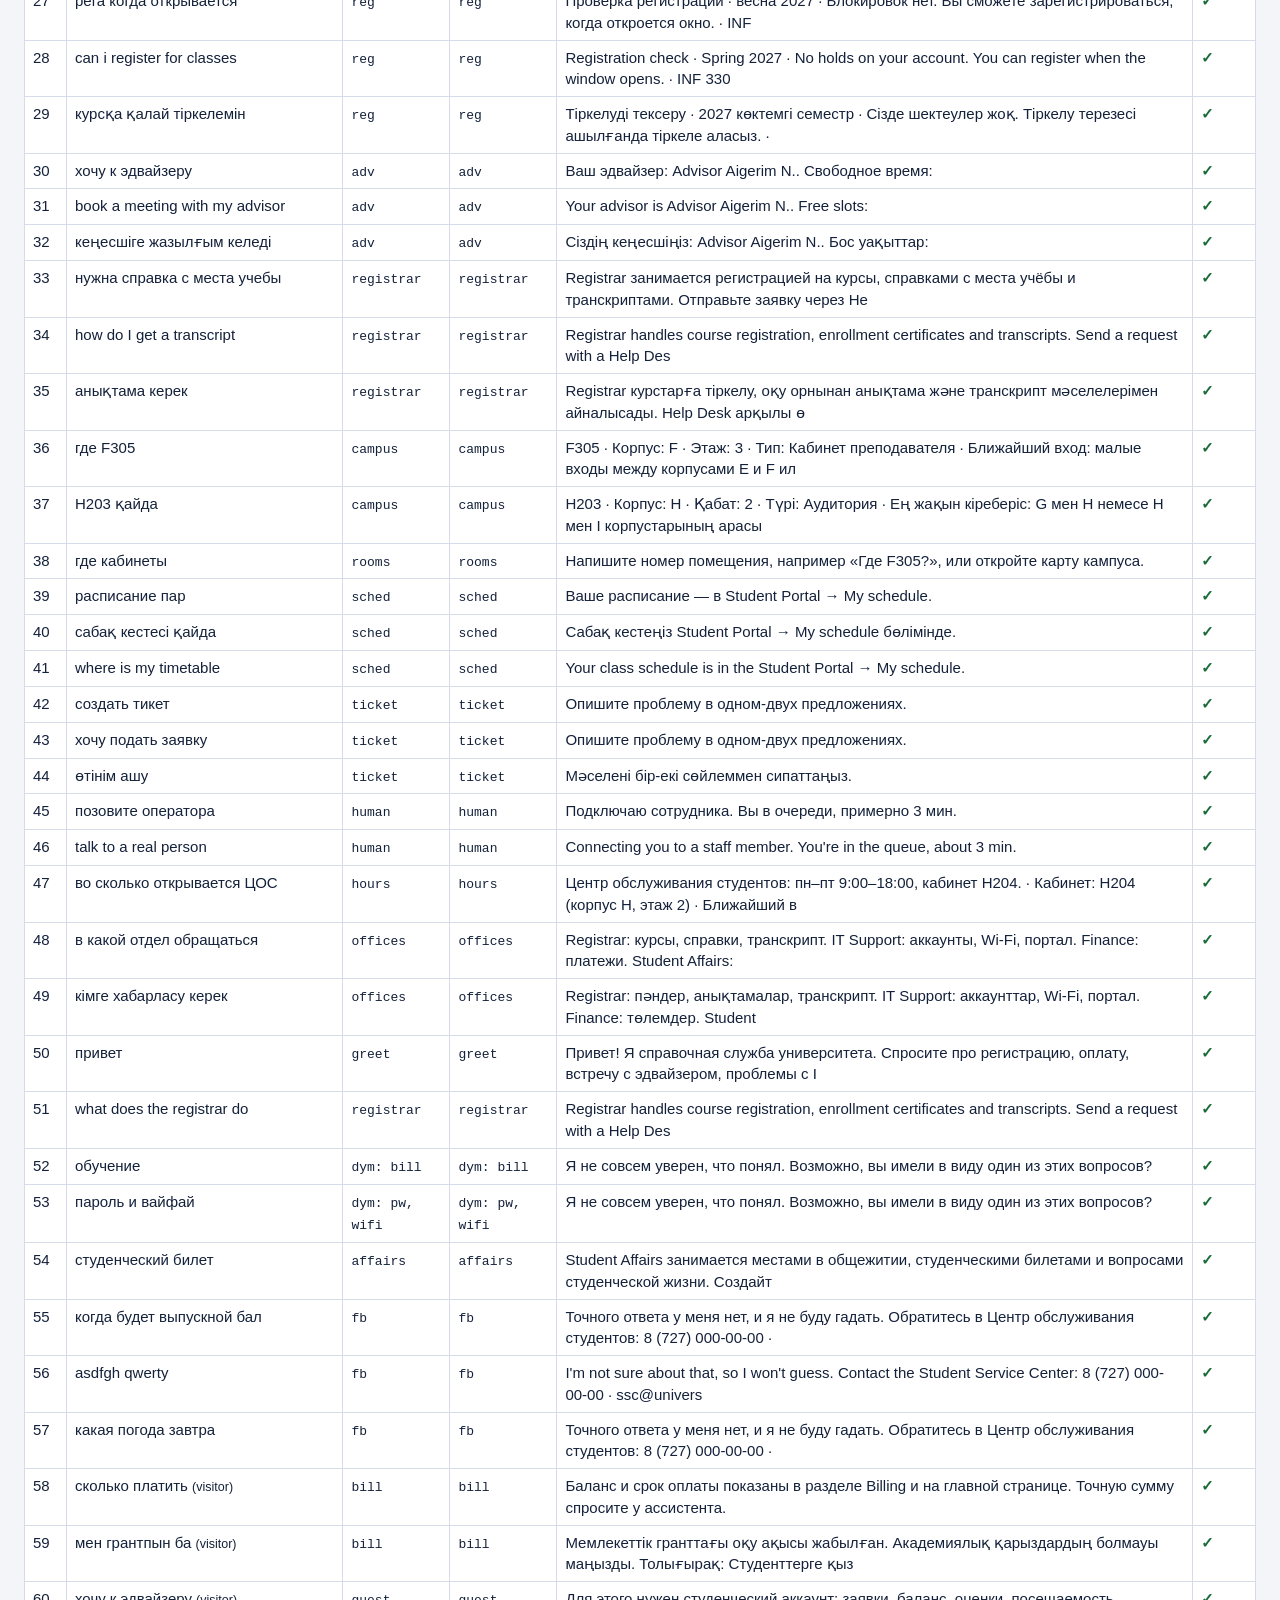
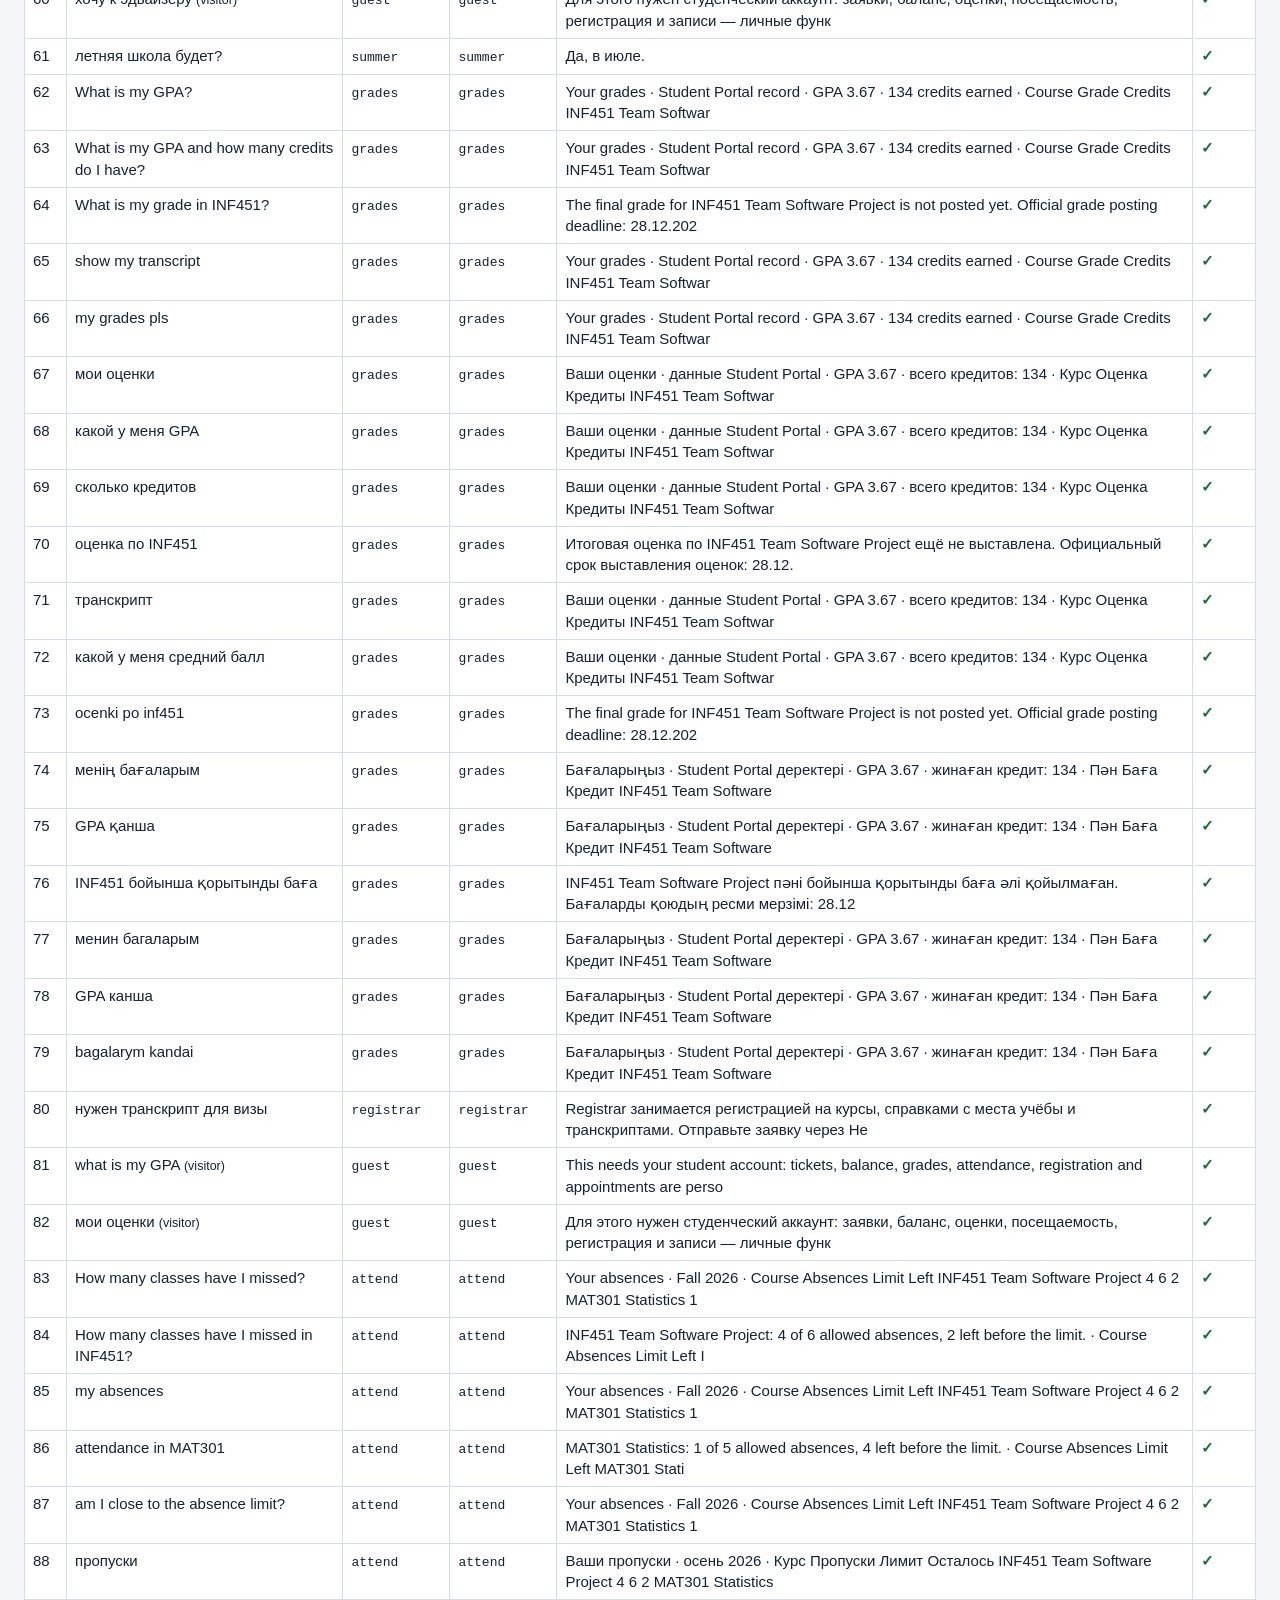
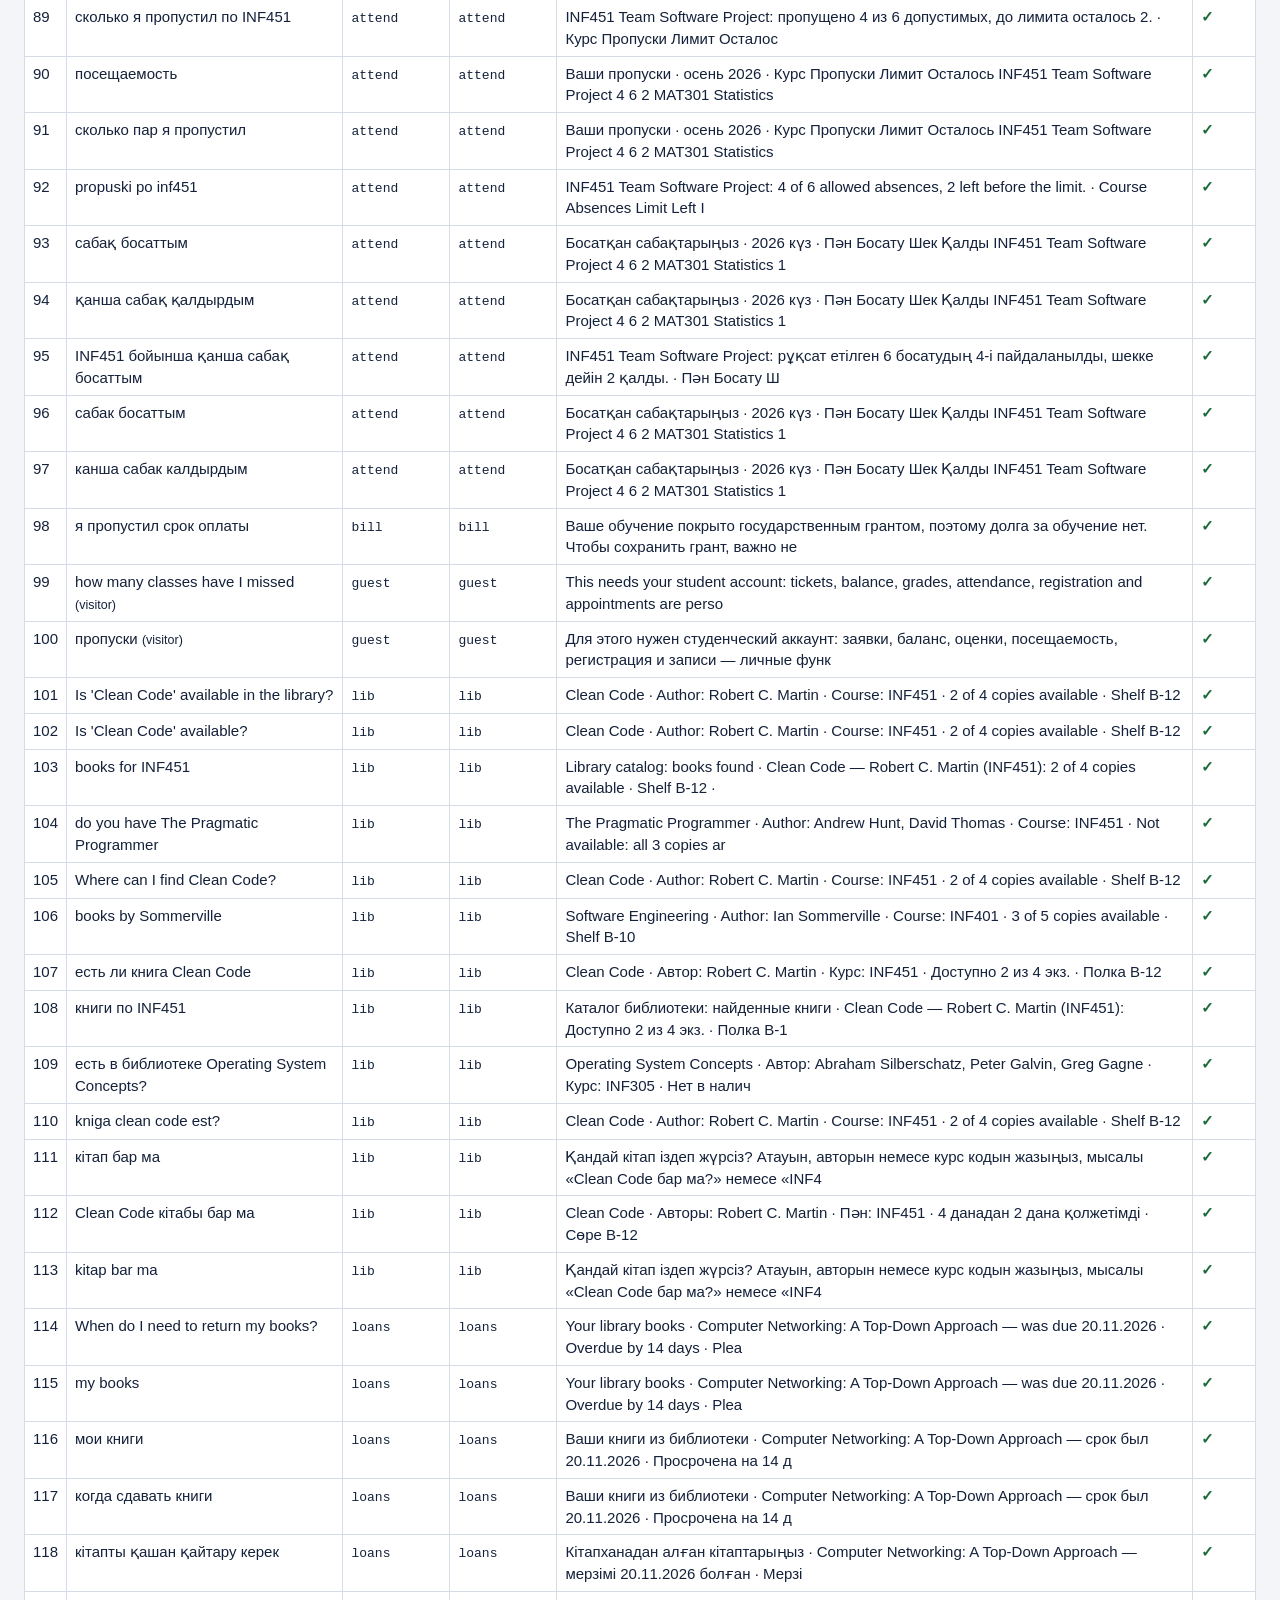
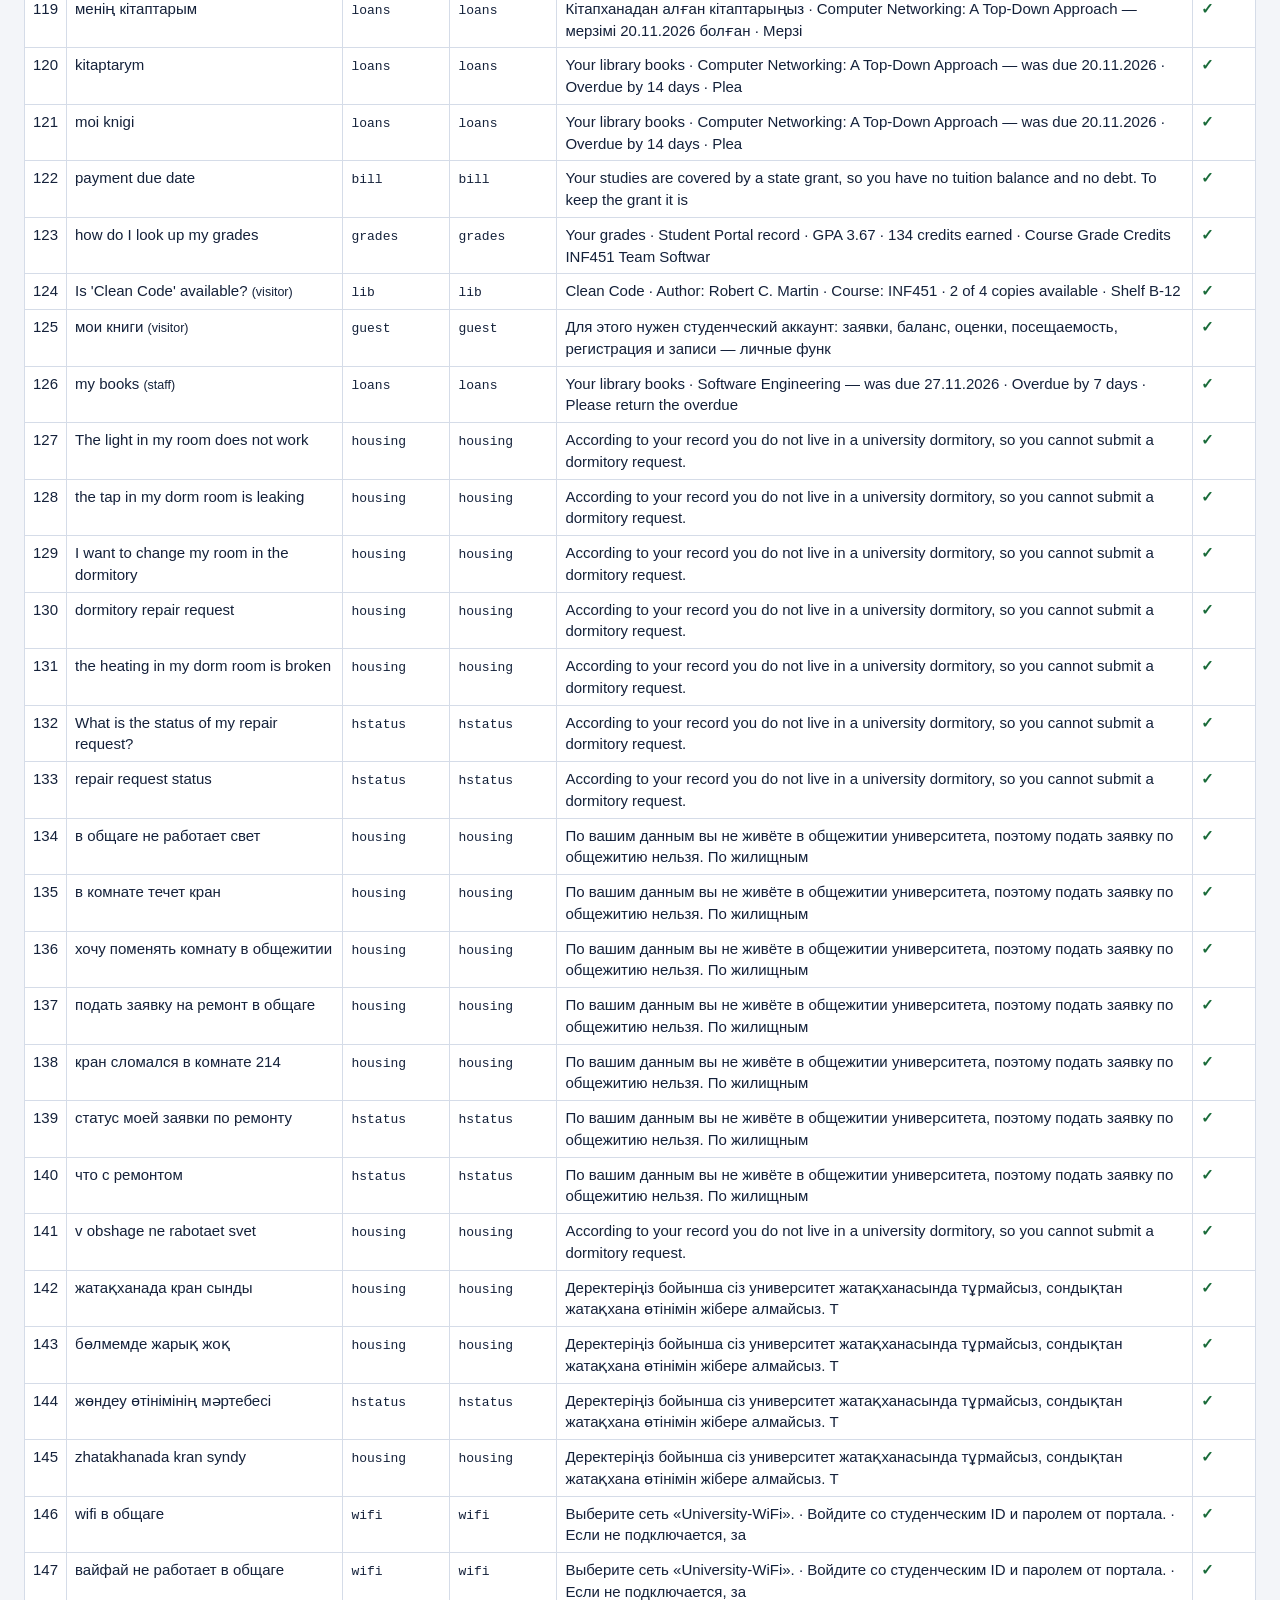
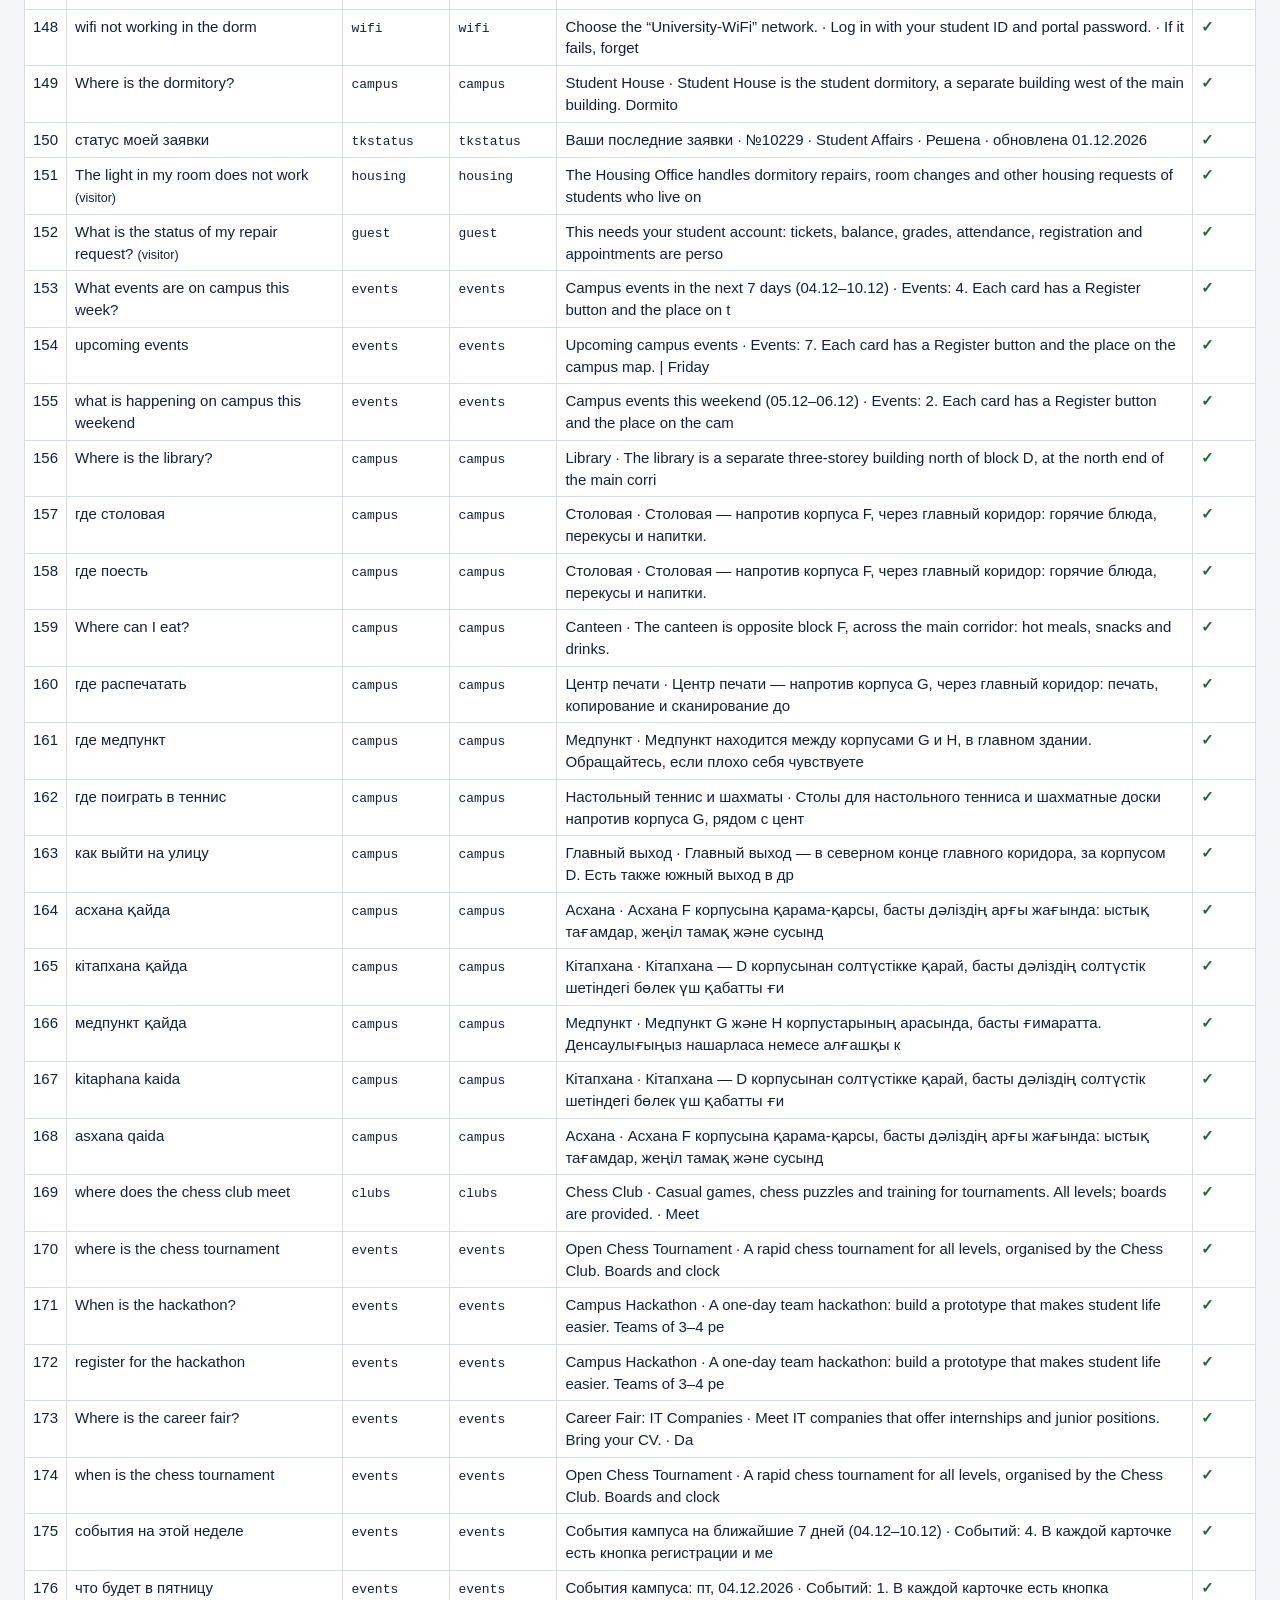
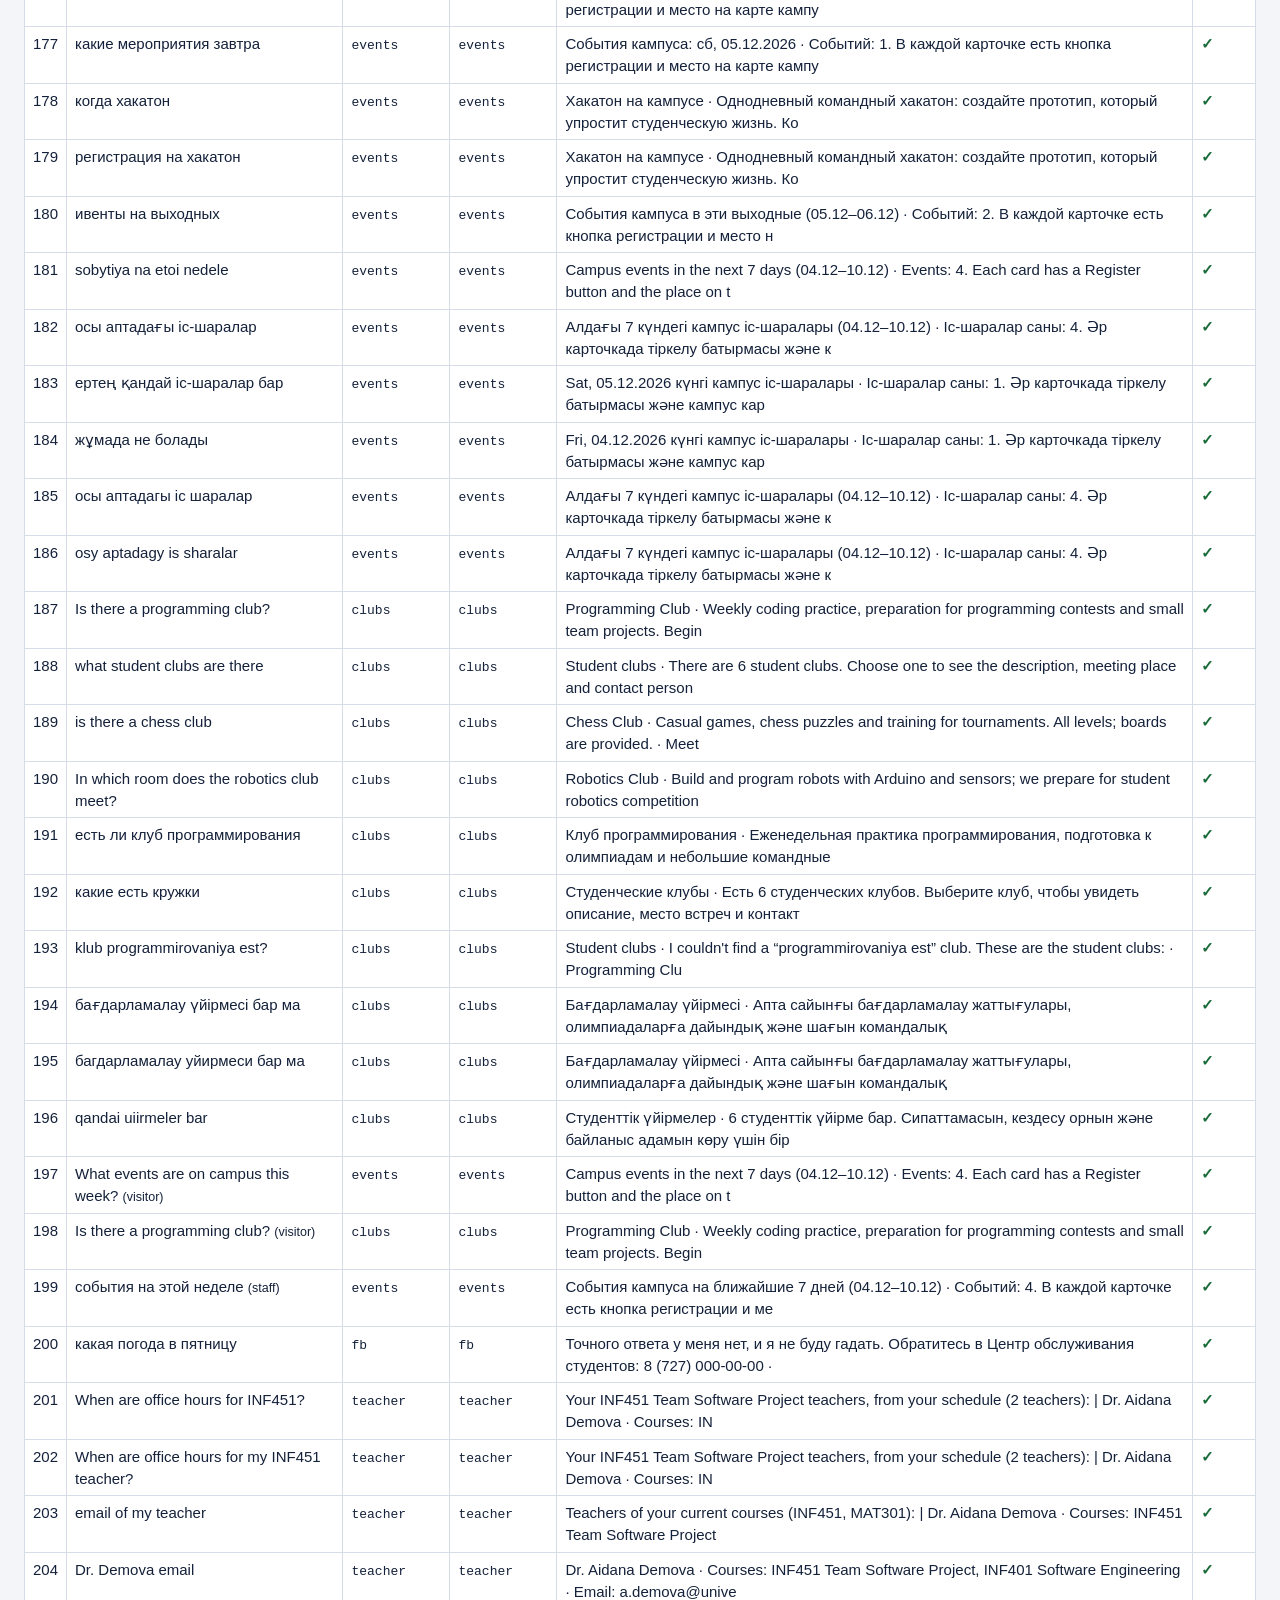
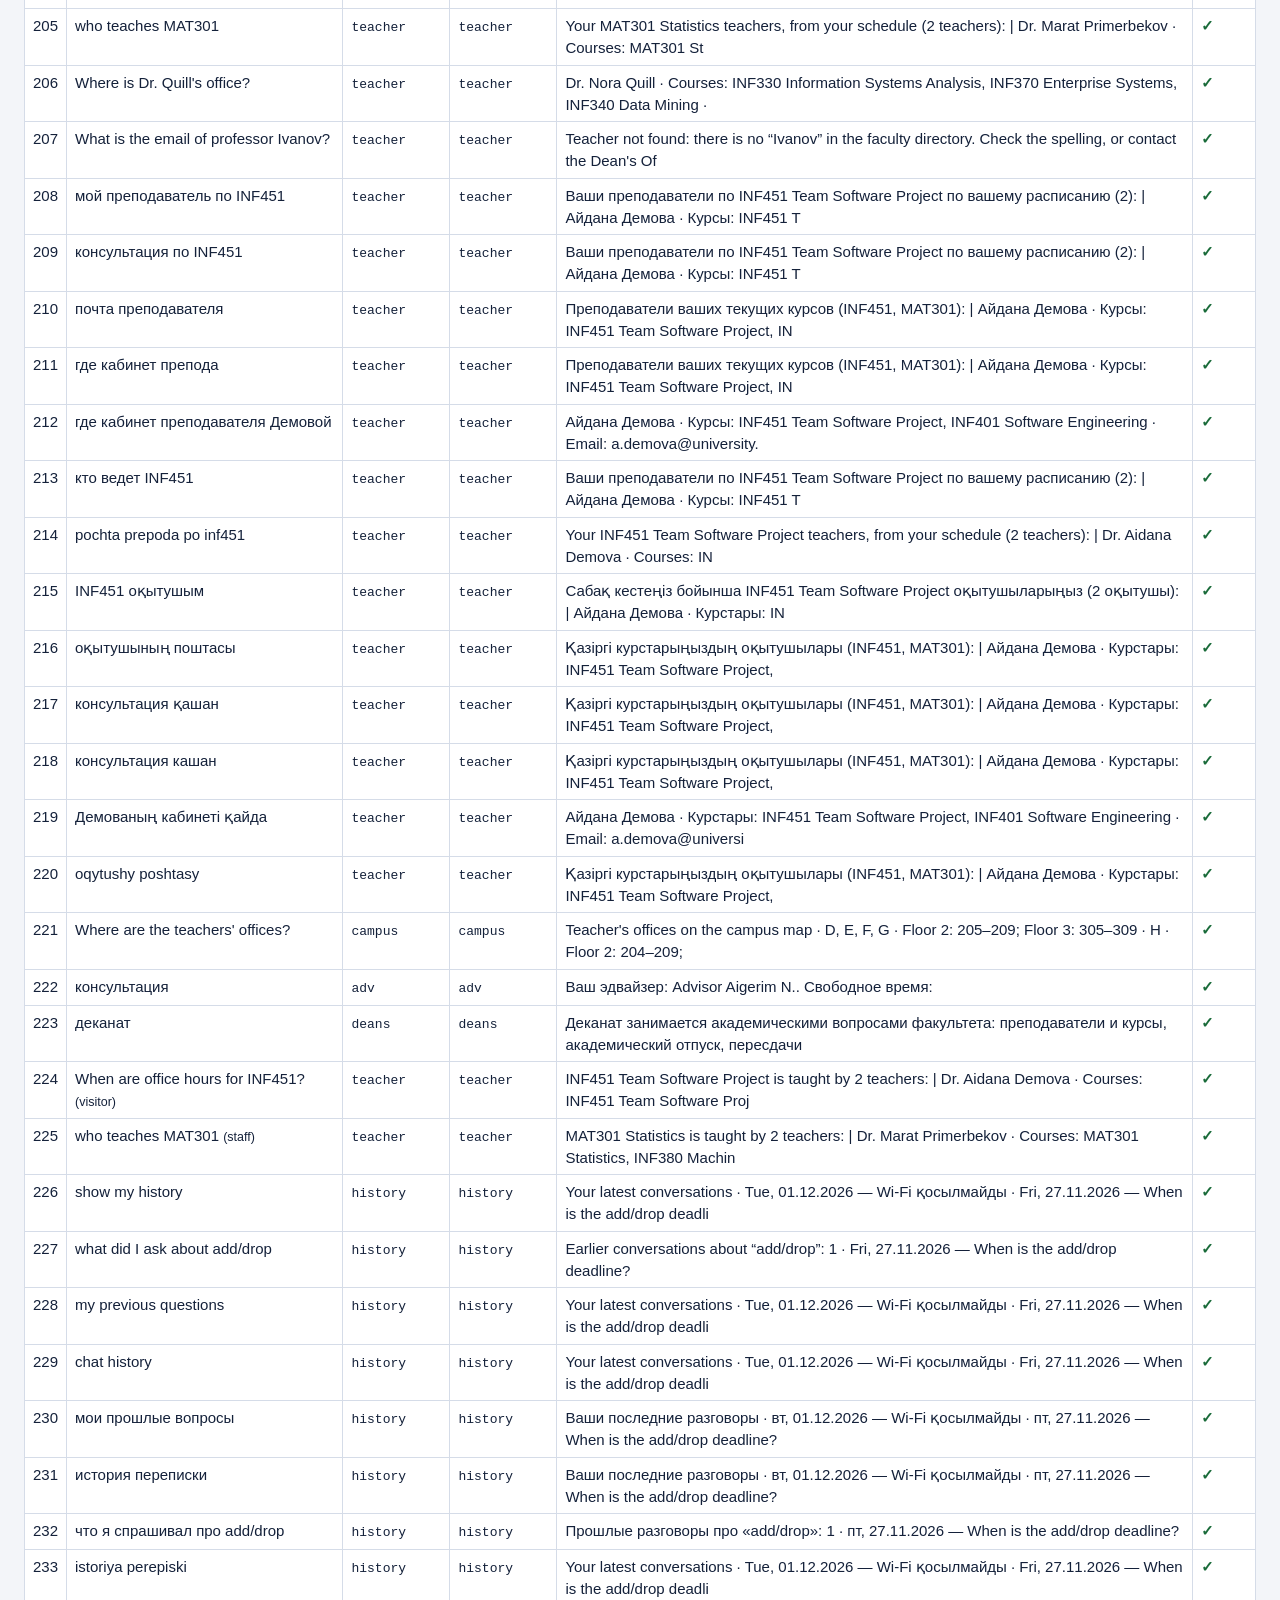
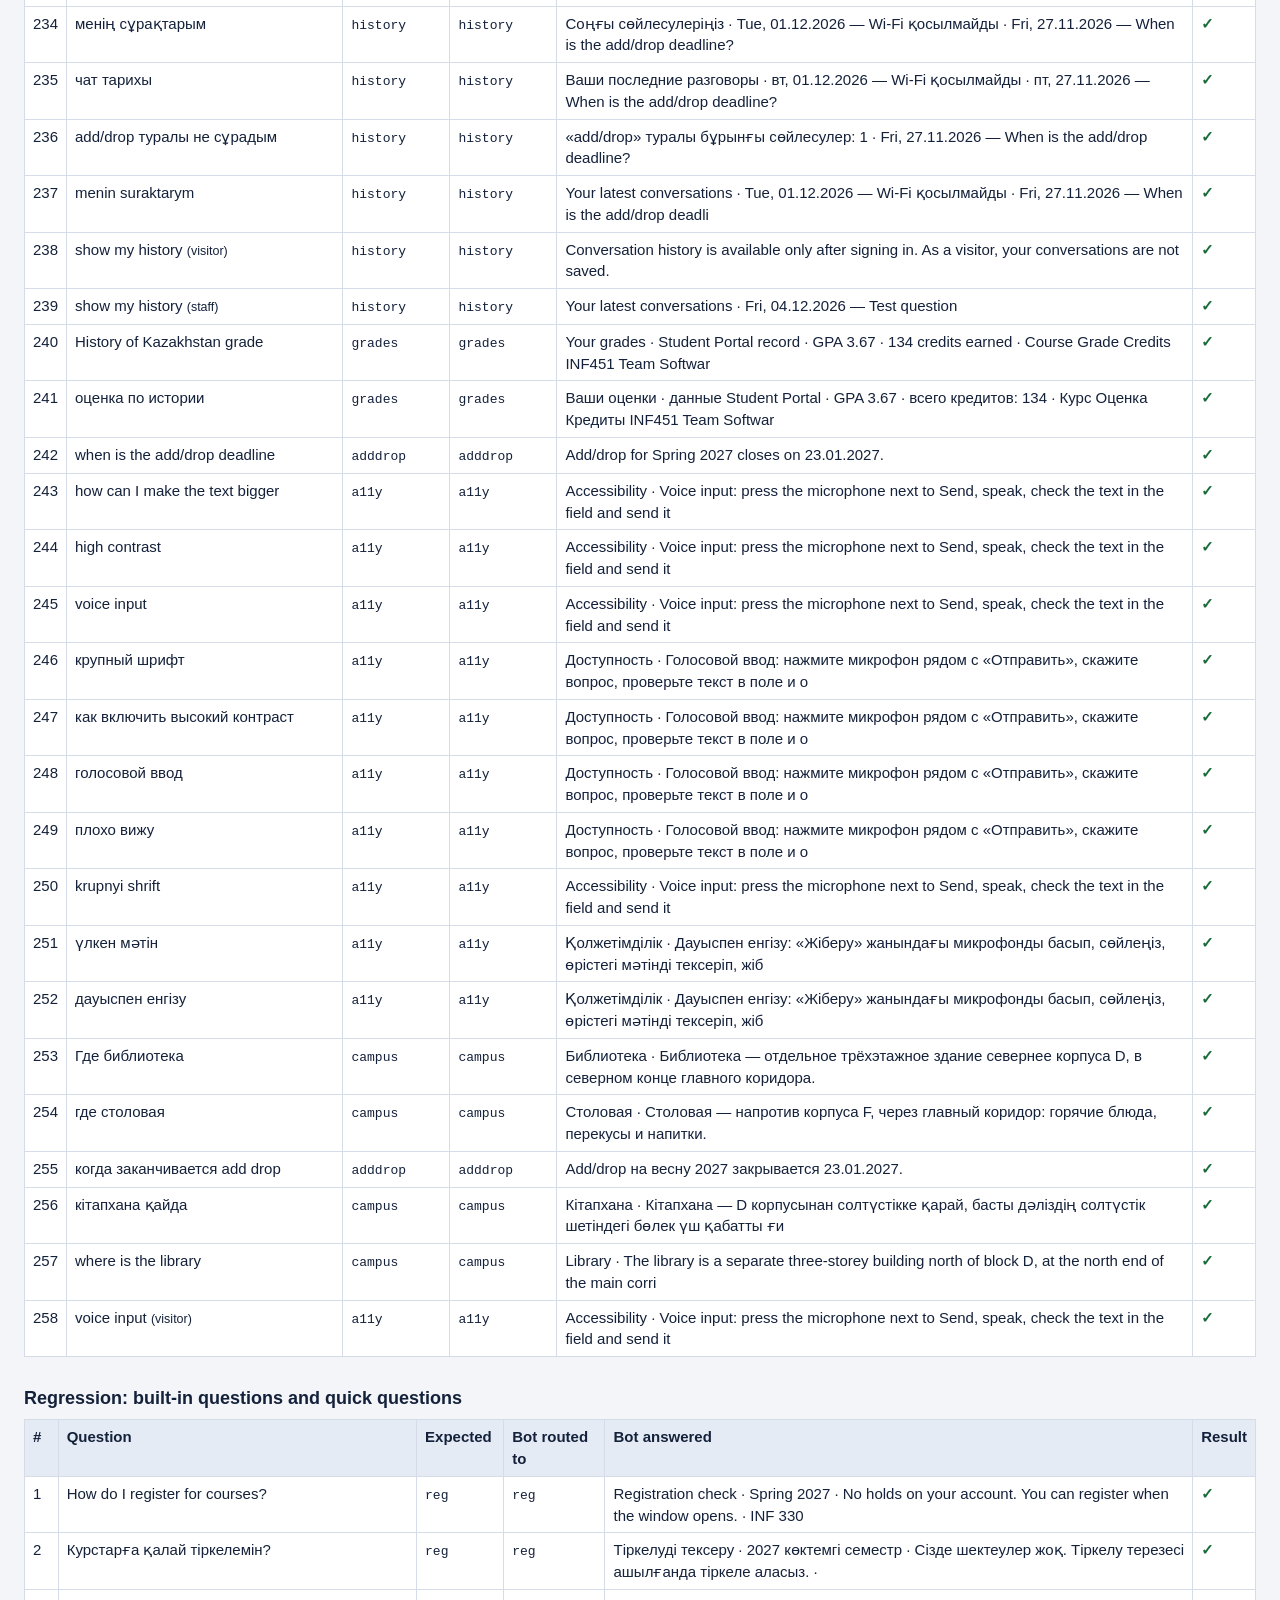
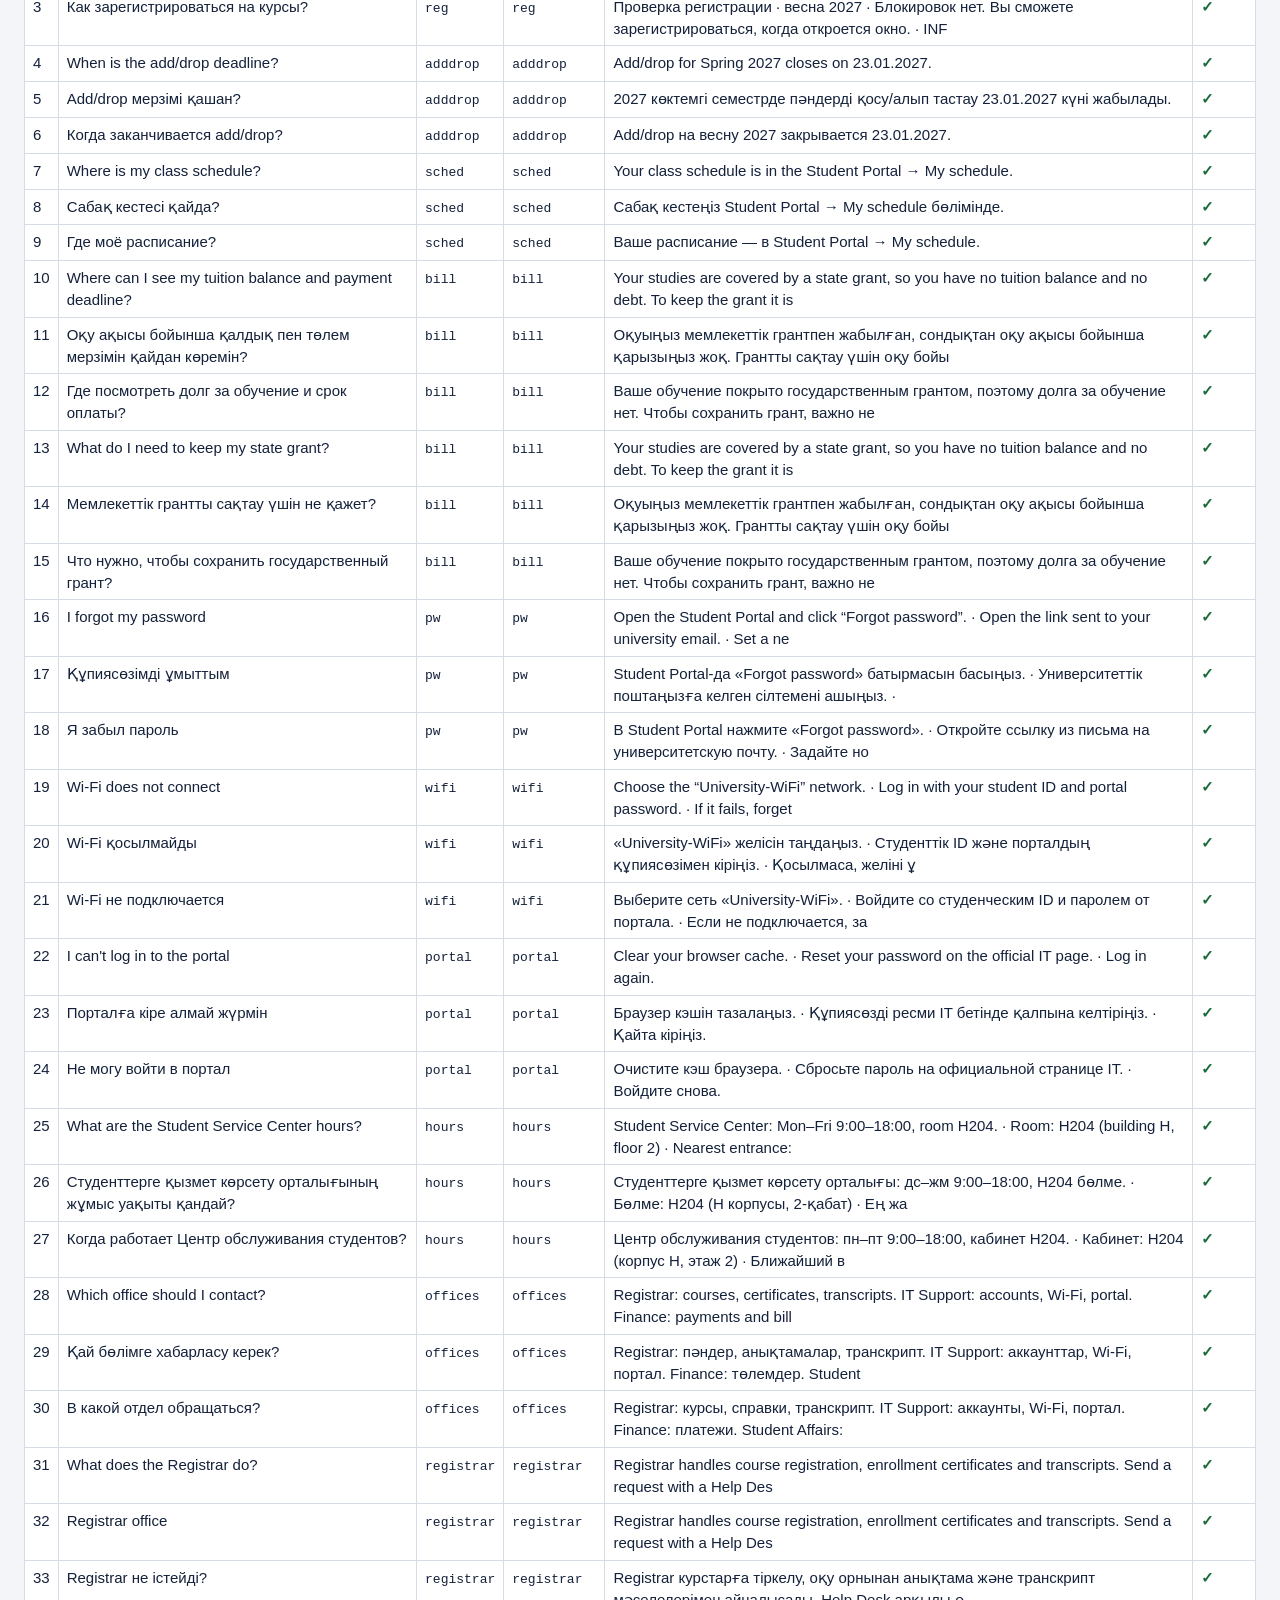
<file: tests/nlu-test.html>
<!DOCTYPE html>
<html lang="en">
<head>
<meta charset="UTF-8">
<meta name="viewport" content="width=device-width, initial-scale=1.0">
<title>Help Desk · Question understanding tests</title>
<style>
  body{font:15px/1.45 "Segoe UI",Arial,sans-serif;margin:24px;color:#14213a;background:#f3f5f9}
  h1{font-size:22px;margin:0 0 4px}h2{font-size:18px;margin:28px 0 8px}
  p{margin:4px 0 12px;color:#566279}
  .sum{font-size:17px;font-weight:700}
  table{border-collapse:collapse;width:100%;background:#fff}
  th,td{border:1px solid #d5dce8;padding:6px 8px;text-align:left;vertical-align:top}
  th{background:#e4ebf5}
  td.ok{color:#1a6b3a;font-weight:700}td.bad{color:#b3341f;font-weight:700}
  tr.fail{background:#fdeceb}
  code{font-size:13px}
  #log,#q{display:none}
</style>
</head>
<body>
<h1>Question understanding tests</h1>
<p>Runs the real chat engine (i18n.js, nlu.js, app.js) on fixed questions, signed in as demo student 249900002 unless the row names another account or “visitor”. Nothing is saved to the demo data.</p>
<div id="out">Running…</div>
<div id="log"></div><input id="q">

<script>
onerror=(m,s,l)=>{document.getElementById('out').textContent='Error: '+m+' ('+(s||'').split('/').pop()+':'+l+')'};
/* keep the demo data untouched: the engine starts from fresh data and its saves are ignored */
(function(){const g=Storage.prototype.getItem,s=Storage.prototype.setItem;
  Storage.prototype.getItem=function(k){return k==='hd-state'?null:g.call(this,k)};
  Storage.prototype.setItem=function(k,v){if(k!=='hd-state')s.call(this,k,v)}})();
</script>
<script src="../i18n.js"></script>
<script src="../nlu.js"></script>
<script src="../app.js"></script>
<script>
/* question, expected topic, optional "visitor".
   Topics: an entry or handler as the bot routes it (pay and grant entries answer with the personal billing card → bill) */
const CASES=[
 ['когда эдд дроп','adddrop'],
 ['до какого числа можно поменять предмет','adddrop'],
 ['адд дроп до какого','adddrop'],
 ['when is adddrop','adddrop'],
 ['can I drop a course?','adddrop'],
 ['пәнді алып тастау мерзімі қашан','adddrop'],
 ['хочу убрать предмет','adddrop'],
 ['забыл пароль от портала','pw'],
 ['парол не помню','pw'],
 ['how to reset my pasword','pw'],
 ['құпиясөзімді ұмыттым','pw'],
 ['вайфай не ловит','wifi'],
 ['wifi doesnt work in the dorm','wifi'],
 ['интернет жоқ','wifi'],
 ['вай фай не работает в общаге','wifi'],
 ['не могу зайти в портал','portal'],
 ['cant login to student portal','portal'],
 ['порталға кіре алмаймын','portal'],
 ['сколько мне платить','bill'],
 ['how much do I owe?','bill'],
 ['қанша төлеуім керек','bill'],
 ['мен грантпын ба','bill'],
 ['я на гранте?','bill'],
 ['стипендя когда','bill'],
 ['рагистрация на курсы','reg'],
 ['как записаться на курсы','reg'],
 ['рега когда открывается','reg'],
 ['can i register for classes','reg'],
 ['курсқа қалай тіркелемін','reg'],
 ['хочу к эдвайзеру','adv'],
 ['book a meeting with my advisor','adv'],
 ['кеңесшіге жазылғым келеді','adv'],
 ['нужна справка с места учебы','registrar'],
 ['how do I get a transcript','registrar'],
 ['анықтама керек','registrar'],
 ['где F305','campus'],
 ['H203 қайда','campus'],
 ['где кабинеты','rooms'],
 ['расписание пар','sched'],
 ['сабақ кестесі қайда','sched'],
 ['where is my timetable','sched'],
 ['создать тикет','ticket'],
 ['хочу подать заявку','ticket'],
 ['өтінім ашу','ticket'],
 ['позовите оператора','human'],
 ['talk to a real person','human'],
 ['во сколько открывается ЦОС','hours'],
 ['в какой отдел обращаться','offices'],
 ['кімге хабарласу керек','offices'],
 ['привет','greet'],
 ['what does the registrar do','registrar'],
 ['обучение','dym: bill'],                 /* medium confidence → "Did you mean…?" */
 ['пароль и вайфай','dym: pw, wifi'],      /* two topics → both offered */
 ['студенческий билет','affairs'],
 ['когда будет выпускной бал','fb'],       /* not in the knowledge base → "not sure" + Unanswered */
 ['asdfgh qwerty','fb'],
 ['какая погода завтра','fb'],
 ['сколько платить','bill','visitor'],
 ['мен грантпын ба','bill','visitor'],
 ['хочу к эдвайзеру','guest','visitor'],
 ['летняя школа будет?','summer'],         /* entry added below, as staff would add it in Knowledge base */
 /* US17 grades: EN / RU / KK, Kazakh without its letters, Latin transliteration */
 ['What is my GPA?','grades'],
 ['What is my GPA and how many credits do I have?','grades'],
 ['What is my grade in INF451?','grades'],
 ['show my transcript','grades'],
 ['my grades pls','grades'],
 ['мои оценки','grades'],
 ['какой у меня GPA','grades'],
 ['сколько кредитов','grades'],
 ['оценка по INF451','grades'],
 ['транскрипт','grades'],
 ['какой у меня средний балл','grades'],
 ['ocenki po inf451','grades'],
 ['менің бағаларым','grades'],
 ['GPA қанша','grades'],
 ['INF451 бойынша қорытынды баға','grades'],
 ['менин багаларым','grades'],
 ['GPA канша','grades'],
 ['bagalarym kandai','grades'],
 ['нужен транскрипт для визы','registrar'],
 ['what is my GPA','guest','visitor'],
 ['мои оценки','guest','visitor'],
 /* US18 attendance */
 ['How many classes have I missed?','attend'],
 ['How many classes have I missed in INF451?','attend'],
 ['my absences','attend'],
 ['attendance in MAT301','attend'],
 ['am I close to the absence limit?','attend'],
 ['пропуски','attend'],
 ['сколько я пропустил по INF451','attend'],
 ['посещаемость','attend'],
 ['сколько пар я пропустил','attend'],
 ['propuski po inf451','attend'],
 ['сабақ босаттым','attend'],
 ['қанша сабақ қалдырдым','attend'],
 ['INF451 бойынша қанша сабақ босаттым','attend'],
 ['сабак босаттым','attend'],
 ['канша сабак калдырдым','attend'],
 ['я пропустил срок оплаты','bill'],
 ['how many classes have I missed','guest','visitor'],
 ['пропуски','guest','visitor'],
 /* US19 library: catalog (anyone) and my books (student, staff) */
 ["Is 'Clean Code' available in the library?",'lib'],
 ["Is 'Clean Code' available?",'lib'],
 ['books for INF451','lib'],
 ['do you have The Pragmatic Programmer','lib'],
 ['Where can I find Clean Code?','lib'],
 ['books by Sommerville','lib'],
 ['есть ли книга Clean Code','lib'],
 ['книги по INF451','lib'],
 ['есть в библиотеке Operating System Concepts?','lib'],
 ['kniga clean code est?','lib'],
 ['кітап бар ма','lib'],
 ['Clean Code кітабы бар ма','lib'],
 ['kitap bar ma','lib'],
 ['When do I need to return my books?','loans'],
 ['my books','loans'],
 ['мои книги','loans'],
 ['когда сдавать книги','loans'],
 ['кітапты қашан қайтару керек','loans'],
 ['менің кітаптарым','loans'],
 ['kitaptarym','loans'],
 ['moi knigi','loans'],
 ['payment due date','bill'],
 ['how do I look up my grades','grades'],
 ["Is 'Clean Code' available?",'lib','visitor'],
 ['мои книги','guest','visitor'],
 ['my books','loans','staff'],
 /* US20 dormitory requests */
 ['The light in my room does not work','housing'],
 ['the tap in my dorm room is leaking','housing'],
 ['I want to change my room in the dormitory','housing'],
 ['dormitory repair request','housing'],
 ['the heating in my dorm room is broken','housing'],
 ['What is the status of my repair request?','hstatus'],
 ['repair request status','hstatus'],
 ['в общаге не работает свет','housing'],
 ['в комнате течет кран','housing'],
 ['хочу поменять комнату в общежитии','housing'],
 ['подать заявку на ремонт в общаге','housing'],
 ['кран сломался в комнате 214','housing'],
 ['статус моей заявки по ремонту','hstatus'],
 ['что с ремонтом','hstatus'],
 ['v obshage ne rabotaet svet','housing'],
 ['жатақханада кран сынды','housing'],
 ['бөлмемде жарық жоқ','housing'],
 ['жөндеу өтінімінің мәртебесі','hstatus'],
 ['zhatakhanada kran syndy','housing'],
 ['wifi в общаге','wifi'],
 ['вайфай не работает в общаге','wifi'],
 ['wifi not working in the dorm','wifi'],
 ['Where is the dormitory?','campus'],
 ['статус моей заявки','tkstatus'],
 ['The light in my room does not work','housing','visitor'],
 ['What is the status of my repair request?','guest','visitor'],
 /* US21 campus events and clubs: EN / RU / KK, slang, transliteration; visitor and staff too */
 ['What events are on campus this week?','events'],
 ['upcoming events','events'],
 ['what is happening on campus this weekend','events'],
 /* campus map: services and separate buildings (real SDU layout) */
 ['Where is the library?','campus'],
 ['где столовая','campus'],
 ['где поесть','campus'],
 ['Where can I eat?','campus'],
 ['где распечатать','campus'],
 ['где медпункт','campus'],
 ['где поиграть в теннис','campus'],
 ['как выйти на улицу','campus'],
 ['асхана қайда','campus'],
 ['кітапхана қайда','campus'],
 ['медпункт қайда','campus'],
 ['kitaphana kaida','campus'],
 ['asxana qaida','campus'],
 ['where does the chess club meet','clubs'],
 ['where is the chess tournament','events'],
 ['When is the hackathon?','events'],
 ['register for the hackathon','events'],
 ['Where is the career fair?','events'],
 ['when is the chess tournament','events'],
 ['события на этой неделе','events'],
 ['что будет в пятницу','events'],
 ['какие мероприятия завтра','events'],
 ['когда хакатон','events'],
 ['регистрация на хакатон','events'],
 ['ивенты на выходных','events'],
 ['sobytiya na etoi nedele','events'],
 ['осы аптадағы іс-шаралар','events'],
 ['ертең қандай іс-шаралар бар','events'],
 ['жұмада не болады','events'],
 ['осы аптадагы іс шаралар','events'],
 ['osy aptadagy is sharalar','events'],
 ['Is there a programming club?','clubs'],
 ['what student clubs are there','clubs'],
 ['is there a chess club','clubs'],
 ['In which room does the robotics club meet?','clubs'],
 ['есть ли клуб программирования','clubs'],
 ['какие есть кружки','clubs'],
 ['klub programmirovaniya est?','clubs'],
 ['бағдарламалау үйірмесі бар ма','clubs'],
 ['багдарламалау уйирмеси бар ма','clubs'],
 ['qandai uiirmeler bar','clubs'],
 ['What events are on campus this week?','events','visitor'],
 ['Is there a programming club?','clubs','visitor'],
 ['события на этой неделе','events','staff'],
 ['какая погода в пятницу','fb'],
 /* US22 teacher contacts and office hours */
 ['When are office hours for INF451?','teacher'],
 ['When are office hours for my INF451 teacher?','teacher'],
 ['email of my teacher','teacher'],
 ['Dr. Demova email','teacher'],
 ['who teaches MAT301','teacher'],
 ["Where is Dr. Quill's office?",'teacher'],
 ["What is the email of professor Ivanov?",'teacher'],
 ['мой преподаватель по INF451','teacher'],
 ['консультация по INF451','teacher'],
 ['почта преподавателя','teacher'],
 ['где кабинет препода','teacher'],
 ['где кабинет преподавателя Демовой','teacher'],
 ['кто ведет INF451','teacher'],
 ['pochta prepoda po inf451','teacher'],
 ['INF451 оқытушым','teacher'],
 ['оқытушының поштасы','teacher'],
 ['консультация қашан','teacher'],
 ['консультация кашан','teacher'],
 ['Демованың кабинеті қайда','teacher'],
 ['oqytushy poshtasy','teacher'],
 ["Where are the teachers' offices?",'campus'],
 ['консультация','adv'],
 ['деканат','deans'],
 ['When are office hours for INF451?','teacher','visitor'],
 ['who teaches MAT301','teacher','staff'],
 /* US23 conversation history */
 ['show my history','history'],
 ['what did I ask about add/drop','history'],
 ['my previous questions','history'],
 ['chat history','history'],
 ['мои прошлые вопросы','history'],
 ['история переписки','history'],
 ['что я спрашивал про add/drop','history'],
 ['istoriya perepiski','history'],
 ['менің сұрақтарым','history'],
 ['чат тарихы','history'],
 ['add/drop туралы не сұрадым','history'],
 ['menin suraktarym','history'],
 ['show my history','history','visitor'],
 ['show my history','history','staff'],
 ['History of Kazakhstan grade','grades'],
 ['оценка по истории','grades'],
 ['when is the add/drop deadline','adddrop'],
 /* US24 accessibility and voice input; questions as the speech recogniser returns them (no punctuation, "add drop") */
 ['how can I make the text bigger','a11y'],
 ['high contrast','a11y'],
 ['voice input','a11y'],
 ['крупный шрифт','a11y'],
 ['как включить высокий контраст','a11y'],
 ['голосовой ввод','a11y'],
 ['плохо вижу','a11y'],
 ['krupnyi shrift','a11y'],
 ['үлкен мәтін','a11y'],
 ['дауыспен енгізу','a11y'],
 ['Где библиотека','campus'],
 ['где столовая','campus'],
 ['когда заканчивается add drop','adddrop'],
 ['кітапхана қайда','campus'],
 ['where is the library','campus'],
 ['voice input','a11y','visitor']
];
const label=r=>r.k==='kb'?(r.e.intent||r.e.id):r.k==='h'||r.k==='guest'?(r.k==='guest'?'guest':r.i):r.k==='dym'?'dym: '+r.list.map(e=>e.intent||e.id).join(', '):r.k;
/* interface functions from ui.js that replies may reference */
window.toLogin=window.show=window.sync=window.fillMenu=()=>{};
let said=[],lastO=null,outs=[],mapped=null;
window.bot=o=>{lastO=o;outs.push(o);said.push(plainAnswer(o)||'')};  /* capture replies instead of animating them */
window.openMap=id=>{mapped=id};
window.botNow=window.bot;
function run(t,who){said=[];outs=[];mode=null;U=who==='visitor'?GUEST:ACCOUNTS[who||'249900002'];curQ=t;
  const r=route(t);respond(r,detect(t),t);return{r,said:said.join(' | ')}}
/* a new entry, published the way the Knowledge base editor does it */
st.kb.push({id:'summer',kind:'faq',intent:null,status:'published',vn:1,log:[],vers:[{n:1,act:'create',by:'Test',at:Date.now(),cat:'reg',src:'cal',
  q:{en:['Is there a summer school this year?'],kk:['Биыл жазғы мектеп бар ма?'],ru:['Будет ли летняя школа в этом году?']},
  a:{en:'Yes, in July.',kk:'Иә, шілдеде.',ru:'Да, в июле.'}}]});

/* every word of the old keyword rules must still reach its topic */
const OLD={human:['human','staff','person','operator','agent','live','оператор','человек','сотрудник','қызметкер','адаммен','адам'],
 ticket:['ticket','заявка','заявку','өтінім'],pw:['password','пароль','құпиясөз','құпия сөз'],wifi:['wifi','wi-fi','wireless','вайфай','вай-фай','интернет','ғаламтор'],
 portal:['portal','login','log in',"can't log",'портал','войти','не могу зайти','кіре алмай'],
 bill:['grant','грант','balance','tuition','pay','fee','bill','owe','financial','aid','financial aid','What is my financial aid status?','scholarship','баланс','оплата','долг','стипендия','плата','платить','деньги','төлем','ақы','қарыз','шәкіртақы'],
 adv:['advisor','advising','appointment','meeting','эдвайзер','советник','консультация','встреча','кеңесші','кездесу'],
 reg:['register','registration','enroll','prereq','курс','курсы','тіркелу','регистрация','пререквизит','пән','пәнге'],
 adddrop:['add drop','add/drop','drop a course','add a course','deadline','дедлайн','соңғы мерзім'],
 sched:['schedule','timetable','расписание','кесте'],
 offices:['which office','who can help','who should I ask','contact','в какой отдел','к кому','қай бөлім','кімге хабарласамын'],
 hours:['hours','open','office','часы','работает','офис','жұмыс уақыты','кеңсе'],
 greet:['hi','hello','hey','привет','здравствуйте','сәлем','салем']};
/* a strong topic must beat a weak word */
const WEAK=[['портал не работает','portal'],['payment deadline','bill'],['Finance office','finance'],['talk to staff','human'],['вайфай не работает','wifi']];
const LANGT=[['жатақханада кран сынды','kk'],['в общаге не работает свет','ru'],['zhatakhanada kran syndy kerek','kk'],['kitap bar ma','kk'],['кітап бар ма','kk'],['есть ли книга Clean Code','ru'],['my books','en'],['менин багаларым','kk'],['GPA канша','kk'],['какой у меня GPA','ru'],['What is my grade in INF451?','en'],['канша сабак калдырдым','kk'],['сабак босаттым','kk'],['сколько я пропустил по INF451','ru'],['мен грантпын ба','kk'],['сабак кестеси кайда','kk'],['калай тиркелемин','kk'],['мен студентпін','kk'],['где бар','ru'],['мне нужна справка','ru'],['сколько мне платить','ru'],['how much do I owe','en'],
 ['осы аптадағы іс-шаралар','kk'],['osy aptadagy is sharalar','kk'],['что будет в пятницу','ru'],['Is there a programming club?','en'],['консультация кашан','kk'],['INF451 оқытушым','kk'],['oqytushy poshtasy','kk'],['почта преподавателя','ru'],['асхана қайда','kk'],['kitaphana kaida','kk'],['где поесть','ru'],['Where can I print?','en'],['менің сұрақтарым','kk'],['мои прошлые вопросы','ru'],['what did I ask about add/drop','en'],['add/drop туралы не сұрадым','kk'],['Где библиотека','ru'],['үлкен мәтін','kk'],['how can I make the text bigger','en']];
/* checks of the QA scenarios in docs/SPRINTS.md */
const at=(y,m,d,h)=>{window.clock=()=>new Date(y,m-1,d,h,0)};
const has=(s,x)=>s.includes(x);
function check(name,fn){let got;try{got=fn()}catch(e){got='ERROR '+e.message}return{q:name,exp:'true',got:String(got===true||got),said:'',ok:got===true}}
const QA=[
 check('US3 "статус моей заявки" lists number, office, status',()=>{const a=run('статус моей заявки').said;return has(a,'10229')&&has(a,'Student Affairs')&&has(a,'Решена')||a}),
 check('US3 "where is my ticket" lists tickets',()=>{const a=run('where is my ticket').said;return has(a,'10229')||a}),
 check('US3 status question with a number shows the last update',()=>{const a=run("What's the status of my ticket 10229?").said;return has(a,'Resolved')&&has(a,'Applications open')||a}),
 check('US3 a ticket of another student (10228) is not shown',()=>{const a=run('status of my ticket 10228').said;return has(a,'not among')&&!has(a,'200 000')||a}),
 check('US3 a ticket number does not start a new ticket',()=>{run('ticket 10229');return mode!=='desc'||'mode='+mode}),
 check('US10 every office room is an office on the campus map',()=>Object.values(OFFICE_INFO).every(o=>{const r=CAMPUS.get(o.room);return r&&r.t==='office'&&'DEFGHI'.includes(r.b)})),
 check('US10 "Who can help with a lost student ID?" names the office with room, hours, phone, email',()=>{at(2026,11,4,12);const a=run('Who can help with a lost student ID?').said;return has(a,'Student Affairs')&&has(a,'G205')&&has(a,'10:00')&&has(a,'000-00-04')&&has(a,'affairs@')||a}),
 check('US10 open office says Open now',()=>{at(2026,11,4,12);const a=run('What does the Registrar do?').said;return has(a,'Open now, until 17:00')||a}),
 check('US10 before opening: Closed now, opens at',()=>{at(2026,11,4,7);const a=run('What does the Registrar do?').said;return has(a,'Closed now, opens at 9:00')||a}),
 check('US10 evening: opens next working day',()=>{at(2026,11,4,20);const a=run('What does the Registrar do?').said;return has(a,'Closed now, opens on Thursday at 9:00')||a}),
 check('US10 Saturday: opens on Monday',()=>{at(2026,11,7,12);const a=run('What does the Registrar do?').said;return has(a,'Closed now, opens on Monday at 9:00')||a}),
 check('US10 closed office offers a ticket',()=>{at(2026,11,7,12);run('What does the Registrar do?');return lastO.acts.some(x=>x[0]===T.en.mkT)}),
 check('US10 open office does not offer a ticket',()=>{at(2026,11,4,12);run('What does the Registrar do?');return !lastO.acts.some(x=>x[0]===T.en.mkT)}),
 check('US11 payment reminder 7 days before, with date and amount',()=>{st.notes=[];U=ACCOUNTS['249900004'];at(2026,11,5,9);payReminder();const n=st.notes.find(x=>x.type==='pay');return n&&n.due==='2026-11-12'&&n.amt===350000||JSON.stringify(st.notes)}),
 check('US11 no reminder 8 days before',()=>{st.notes=[];U=ACCOUNTS['249900004'];at(2026,11,4,9);payReminder();return st.notes.length===0}),
 check('US11 only one reminder per deadline',()=>{st.notes=[];U=ACCOUNTS['249900004'];at(2026,11,6,9);payReminder();payReminder();return st.notes.length===1}),
 check('US11 no reminder for a grant student',()=>{st.notes=[];U=ACCOUNTS['249900002'];at(2026,11,6,9);payReminder();return st.notes.length===0}),
 check('US11 "Stop sending me reminders" turns them off and none arrive',()=>{st.notes=[];const a=run('Stop sending me reminders');U=ACCOUNTS['249900002'];const off=!remOn();U=ACCOUNTS['249900004'];setRem(false);at(2026,11,6,9);payReminder();const none=st.notes.length===0;setRem(true);U=ACCOUNTS['249900002'];setRem(true);return off&&none&&has(a.said,'turned off')||a.said}),
 check('US11 "включи напоминания" turns them on',()=>{U=ACCOUNTS['249900002'];setRem(false);run('включи напоминания');U=ACCOUNTS['249900002'];return remOn()}),
 check('US13 room card shows the nearest entrance and a map button',()=>{const a=run('Where is room F305?').said;return has(a,'Nearest entrance: small entrances between blocks E and F or F and G')&&lastO.acts.length===1||a}),
 check('Map: "where" questions about services and buildings reach the right place (EN / RU / KK, slang, transliteration)',()=>{
   const W=[['Where is the library?','library'],['где библиотека','library'],['кітапхана қайда','library'],['kitaphana kaida','library'],
     ['где столовая','canteen'],['где поесть','canteen'],['Where can I eat?','canteen'],['асхана қайда','canteen'],['asxana qaida','canteen'],
     ['где магазин','market'],['where is the market','market'],['где распечатать','print'],['Where can I print?','print'],['қайда басып шығаруға болады','print'],
     ['где медпункт','medical'],['медпункт қайда','medical'],['where is the medical point','medical'],['где поиграть в теннис','tennis'],['where can I play chess','tennis'],
     ['как выйти на улицу','mainexit'],['How do I get out to the street?','mainexit'],['көшеге қалай шығамын','mainexit'],['где выход','mainexit'],['где главный выход','mainexit'],['басты шығу қайда','mainexit'],
     ['где южный выход','southexit'],['where is the exit at the end of the corridor','southexit'],['оңтүстік шығу қайда','southexit'],['где выход напротив корпуса G','gexit'],
     ['где общежитие','studenthouse'],['Where is Student House?','studenthouse'],['жатақхана қайда','studenthouse'],['Where is SDU Life?','sdulife']];
   for(const [q,id] of W){mapped=null;const a=run(q);if(a.r.k!=='campus'||a.r.c.id!==id)return q+' → '+JSON.stringify(a.r.c||a.r.k);
     lastO.acts[0][1]();if(mapped!==id||!has(a.said,trL('sv.'+id+'.w',detect(q)).split(',')[0]))return q+' → '+a.said}
   return true}),
 check('Map: answers in the language of the question with where the place is',()=>{const a=run('асхана қайда').said,b=run('где медпункт').said,c=run('Where can I print?').said;
   return has(a,'F корпусына қарама-қарсы')&&has(b,'между корпусами G и H')&&has(c,'opposite block G')||a+' / '+b+' / '+c}),
 check('Map: "где кабинет F305" → room card as before plus what is nearby (canteen opposite F)',()=>{const a=run('где кабинет F305').said;return has(a,'Корпус: F')&&has(a,'Этаж: 3')&&has(a,'Рядом: Столовая (напротив корпуса F')&&has(a,'Магазин')||a}),
 check('Map: nearest entrances are the small entrances between neighbouring blocks; D104 card names the Library and barrels B1, B2 nearby',()=>{const g=run('Where is G205?').said,h=run('Where is H203?').said,d=run('Where is D104?').said,i=run('I102 қайда').said;
   return has(g,'Nearest entrance: small entrances between blocks F and G or G and H')&&has(h,'between blocks G and H or H and I')&&has(d,'Nearest entrance: small entrance between blocks D and E')&&has(i,'H және I корпустарының арасындағы шағын кіреберіс')&&has(d,'Library (north of block D')&&has(d,'barrels B1, B2 (opposite block D')||g+' / '+h+' / '+d}),
 check('Map: barrels are placed as in reality: A at the north end, B opposite D, C opposite E',()=>{const a=run('Where is A1?').said,b=run('где B2').said,c=run('C1 қайда').said;
   return has(a,'at the north end of the campus')&&has(b,'напротив корпуса D')&&has(c,'E корпусына қарама-қарсы')||a+' / '+b+' / '+c}),
 check('Map: a place that is not on the map (gym) is not invented',()=>{const a=run('Where is the gym?').said;return has(a,'not on the campus map')||a}),
 check('Map: 11 places are knowledge base entries in three languages, with no opening hours and no phone; no Journalism school',()=>{const e=PLACES.map(id=>st.kb.find(x=>x.id==='p-'+id));
   return e.length===11&&!PLACES.includes('journalism')&&!st.kb.some(x=>x.id==='p-journalism')&&e.every(x=>x&&x.kind==='place'&&LANGS.every(l=>kbData(x).q[l].length&&kbData(x).a[l])&&!/\d{1,2}:\d\d|\+?\d[\d ()-]{6,}\d/.test(JSON.stringify([kbData(x).q,kbData(x).a])))}),
 check('Map: a description edited by staff in the knowledge base is what the bot answers',()=>{const e=st.kb.find(x=>x.id==='p-market'),v=kbData(e),old=v.a.en;v.a.en='Opposite block F. Test text.';
   const a=run('where is the market').said;v.a.en=old;return has(a,'Test text')||a}),
 check('Map: H01–H03 and I109–I111, I209–I211, I309–I311 are across the corridor, opposite their block',()=>{const a=run('Where is H02?').said,b=run('где I210').said,c=run('Where is I109?').said,d=run('Where is I102?').said;
   return ['H01','H02','H03','I109','I110','I111','I209','I210','I211','I309','I310','I311'].every(id=>CAMPUS.get(id).opp)&&has(a,'H02 is a lecture hall across the corridor, opposite block H')&&
     has(b,'Через коридор, напротив корпуса I')&&has(b,'этаж 2')&&has(c,'opposite block I')&&has(c,'Type: Study room')&&['I109','I209','I309'].every(id=>CAMPUS.get(id).t==='study')&&!has(d,'opposite block I')||a+' / '+b+' / '+c+' / '+d}),
 check('Map: the main exit is at the north end of the corridor, the south exit at its south end; every block has a small-entrance text',()=>((a,b)=>has(a,'в северном конце главного коридора')&&has(b,'south end of the main corridor'))(run('где главный выход').said,run('where is the south exit').said)&&
   has(run('Where is D104?').said,'the main exit is at the north end')&&has(run('Where is I102?').said,'the south exit')&&
   CAMPUS_BLDS.every(b=>LANGS.every(l=>/small entrance|шағын кіреберіс|малы[йе] вход/.test(trL('cm.ent.'+b,l))))),
 check('US13 every building has an entrance in three languages',()=>CAMPUS_BLDS.every(b=>LANGS.every(l=>!trL('cm.ent.'+b,l).startsWith('cm.')))),
 check('Language "мен грантпын ба" gets a Kazakh answer',()=>{const a=run('мен грантпын ба').said;return has(a,'Оқуыңыз')||a}),
 check('Test assistant: staff questions stay out of Analytics',()=>{const n=st.events.length;U=ACCOUNTS.staff;respond(route('I forgot my password'),'en','I forgot my password');return st.events.length===n}),
 check('Test assistant: personal answers explain the student account',()=>{U=ACCOUNTS.staff;said=[];const r=route('хочу к эдвайзеру');respond(r,'ru','');return has(said.join(),'аккаунта сотрудника')||said.join()}),
 check('Test assistant: a rating is stored with role staff',()=>{U=ACCOUNTS.staff;const f={_q:'q',_a:'a'};fbEvent(f,false);const e=st.events[st.events.length-1];return e.role==='staff'&&e.k==='fb'&&e.v===false}),
 check('US17 S1 "What is my GPA and how many credits do I have?" → GPA 3.67 and 134 credits of 249900002',()=>{const a=run('What is my GPA and how many credits do I have?').said;return has(a,'GPA 3.67')&&has(a,'134')||a}),
 check('US17 S1 another student (249900003) gets their own GPA 2.85 and 121 credits',()=>{U=ACCOUNTS['249900003'];said=[];curQ='какой у меня GPA';respond(route(curQ),'ru',curQ);const a=said.join();return has(a,'2.85')&&has(a,'121')&&!has(a,'3.67')||a}),
 check('US17 S1 the card lists course, grade and credits',()=>{const a=run('мои оценки').said;return has(a,'INF320 Computer Networks')&&has(a,'A-')&&has(a,'Кредиты')&&has(a,'ещё не выставлена')||a}),
 check('US17 S2 "What is my grade in INF451?" → not posted yet + deadline 28.12.2026',()=>{const a=run('What is my grade in INF451?').said;return has(a,'not posted yet')&&has(a,'28.12.2026')&&has(a,'INF451')&&!has(a,'MAT301')||a}),
 check('US17 S2 Kazakh: "INF451 бойынша қорытынды баға" → әлі қойылмаған + 28.12.2026',()=>{const a=run('INF451 бойынша қорытынды баға').said;return has(a,'әлі қойылмаған')&&has(a,'28.12.2026')||a}),
 check('US17 a posted grade for one course',()=>{const a=run('grade in INF320').said;return has(a,'INF320 Computer Networks: A,')||a}),
 check('US17 a course not in the record',()=>{const a=run('оценка по CS999').said;return has(a,'CS999 нет')||a}),
 check('US17 visitor is asked to sign in, no grades shown',()=>{const a=run('what is my GPA','visitor').said;return has(a,'sign in')&&!has(a,'GPA 3')||a}),
 check('US17 staff in Test assistant: no student grades',()=>{U=ACCOUNTS.staff;said=[];respond(route('what is my GPA'),'en','what is my GPA');const a=said.join();return has(a,'student account')&&!has(a,'GPA 3')||a}),
 check('US18 S1 "How many classes have I missed in INF451?" → 4 absences, limit 6',()=>{st.att=seedAtt();const a=run('How many classes have I missed in INF451?').said;return has(a,'4 of 6 allowed absences, 2 left')&&!has(a,'MAT301')||a}),
 check('US18 S1 all courses: INF451 and MAT301 with absences and limit',()=>{st.att=seedAtt();const a=run('сколько у меня пропусков').said;return has(a,'INF451')&&has(a,'MAT301')&&has(a,'Лимит')||a}),
 check('US18 Kazakh: "INF451 бойынша қанша сабақ босаттым" → 4 / 6',()=>{st.att=seedAtt();const a=run('INF451 бойынша қанша сабақ босаттым').said;return has(a,'рұқсат етілген 6 босатудың 4-і')||a}),
 check('US18 seeded 4 of 6 → warning "2 left" with course and limit',()=>{st.att=seedAtt();st.notes=[];attCheck('249900002');const n=st.notes.filter(x=>x.type==='att');return n.length===1&&n[0].c==='INF451'&&n[0].left===2&&n[0].lim===6||JSON.stringify(st.notes)}),
 check('US18 S2 limit 6, missed 4, teacher marks one more → "only 1 left", course and limit named',()=>{st.att=seedAtt();st.notes=[];attCheck('249900002');const sent=markAbsence('249900002','INF451');const n=st.notes[st.notes.length-1],t=trL('n.att','en',{c:n.c+' '+n.t,a:n.abs,l:n.lim,n:n.left});
   return sent===1&&n.uid==='249900002'&&n.left===1&&has(t,'INF451 Team Software Project')&&has(t,'5 of 6')&&has(t,'only 1 left')||t}),
 check('US18 the chat then says 1 left',()=>{const a=run('сколько я пропустил по INF451').said;return has(a,'пропущено 5 из 6')&&has(a,'осталось 1')||a}),
 check('US18 at the limit (6 of 6) → "reached the limit" warning',()=>{markAbsence('249900002','INF451');const n=st.notes[st.notes.length-1];return n.type==='att'&&n.left===0&&n.abs===6||JSON.stringify(n)}),
 check('US18 over the limit (7 of 6) → separate "limit exceeded" warning',()=>{markAbsence('249900002','INF451');const n=st.notes[st.notes.length-1];return n.type==='attover'&&n.abs===7&&n.lim===6&&has(trL('n.attover','ru',{c:n.c,a:n.abs,l:n.lim}),'превышен')||JSON.stringify(n)}),
 check('US18 no repeated warning for the same absence count',()=>{const k=st.notes.length;attCheck('249900002');attCheck('249900002');return st.notes.length===k}),
 check('US18 no warning while more than 2 are left (249900004, MAT301 2 of 5 → 3)',()=>{st.att=seedAtt();st.notes=[];return attCheck('249900004')===0}),
 check('US18 a mark for one student does not change another student',()=>{st.att=seedAtt();st.notes=[];markAbsence('249900002','INF451');return st.att['249900001'].INF451===2&&!st.notes.some(n=>n.uid!=='249900002')}),
 check('US18 a student sees only own absences (249900001: INF451 2 of 6)',()=>{st.att=seedAtt();U=ACCOUNTS['249900001'];said=[];curQ='How many classes have I missed in INF451?';respond(route(curQ),'en',curQ);const a=said.join();return has(a,'2 of 6')&&!has(a,'4 of 6')||a}),
 check('US18 visitor is asked to sign in, no absences shown',()=>{const a=run('How many classes have I missed in INF451?','visitor').said;return has(a,'sign in')&&!has(a,'of 6')||a}),
 check('US18 every student has INF451 with limit 6; one has 4 absences',()=>Object.keys(ATT_SEED).every(k=>attList(k).some(x=>x.c==='INF451'&&x.lim===6))&&Object.values(ATT_SEED).filter(m=>m.INF451===4).length===1),
 check('US19 S1 "Is ‘Clean Code’ available in the library?" → copies available and shelf, as in the catalog',()=>{const b=CATALOG.find(x=>x.t==='Clean Code'),a=run("Is 'Clean Code' available in the library?").said;return has(a,b.av+' of '+b.n+' copies available')&&has(a,'Shelf '+b.sh)&&has(a,'Robert C. Martin')||a}),
 check('US19 S1 Russian: "есть ли книга Clean Code" → Доступно 2 из 4, Полка B-12',()=>{const a=run('есть ли книга Clean Code').said;return has(a,'Доступно 2 из 4')&&has(a,'Полка B-12')||a}),
 check('US19 all copies on loan → "Not available" and the nearest return date',()=>{const a=run('Is The Pragmatic Programmer available?').said;return has(a,'Not available')&&has(a,'18.11.2026')&&!has(a,'copies available')||a}),
 check('US19 search by course: INF451 → its three books',()=>{const a=run('books for INF451').said;return has(a,'Clean Code')&&has(a,'The Pragmatic Programmer')&&has(a,'Refactoring')&&!has(a,'Statistics')||a}),
 check('US19 search by author and with a typo',()=>{const a=run('books by Sommerville').said,b=run('is clen code available').said;return has(a,'Software Engineering')&&has(b,'Clean Code')||a+' / '+b}),
 check('US19 a book not in the catalog',()=>{const a=run('is Harry Potter available in the library').said;return has(a,'couldn’t find “harry potter”')||has(a,"couldn't find “harry potter”")||a}),
 check('US19 "Where is the library?" → the library on the campus map (north of block D) with Show on map',()=>{mapped=null;const a=run('Where is the library?');lastO.acts[0][1]();
   return a.r.k==='campus'&&a.r.c.id==='library'&&has(a.said,'north of block D')&&lastO.acts[0][0]==='Show on map'&&mapped==='library'||a.said}),
 check('US19 S2 "When do I need to return my books?" (249900001) → both books with due dates, overdue marked, hold explained',()=>{at(2026,11,13,10);const a=run('When do I need to return my books?','249900001').said;
   return has(a,'Clean Code — return by 25.11.2026')&&has(a,'Operating System Concepts — was due 30.10.2026 · Overdue by 14 days')&&has(a,'blocks your course registration')||a}),
 check('US19 S2 Kazakh: overdue marked "мерзімі өтіп кетті"',()=>{at(2026,11,13,10);const a=run('кітапты қашан қайтару керек','249900001').said;return has(a,'өтіп кетті')&&has(a,'25.11.2026')||a}),
 check('US19 each student sees only own books (249900002 → Computer Networking only)',()=>{at(2026,11,13,10);const a=run('my books').said;return has(a,'Computer Networking')&&!has(a,'Clean Code')&&!has(a,'Overdue')||a}),
 check('US19 a student with no loans',()=>{const a=run('my books','249900003').said;return has(a,'no library books')||a}),
 check('US19 visitor can search the catalog but "my books" asks to sign in',()=>{const a=run('Is Clean Code available?','visitor').said,b=run('my books','visitor').said;return has(a,'2 of 4')&&has(b,'sign in')&&!has(b,'return by')||a+' / '+b}),
 check('US19 staff in Test assistant: catalog and own loans',()=>{at(2026,11,13,10);const a=run('my books','staff').said,b=run('Is Clean Code available?','staff').said;return has(a,'Software Engineering — return by 27.11.2026')&&!has(a,'Clean Code')&&has(b,'2 of 4')||a+' / '+b}),
 check('US19 catalog has 12–15 books incl. Clean Code; available never above total',()=>CATALOG.length>=12&&CATALOG.length<=15&&CATALOG.some(b=>b.t==='Clean Code')&&CATALOG.every(b=>b.av<=b.n&&(b.av||b.next))),
 check('US20 S1 "The light in my room does not work" (249900001) → repair, Student House Block 1, room 312, then a request number',()=>{st.housing=seedHousing();st.notes=[];
   const a=run('The light in my room does not work','249900001').said;if(!(has(a,'Type: Repair')&&has(a,'Dormitory: Student House, Block 1')&&has(a,'Room: 312')&&lastO.acts[0][0]==='Confirm'))return a;
   said=[];lastO.acts[0][1]();const b=said.join(),h=st.housing[st.housing.length-1];return has(b,'Request H-103 created: Repair · Student House, Block 1, room 312')&&h.uid==='249900001'&&h.status==='submitted'||b}),
 check('US20 Russian: "в общаге не работает свет" → Ремонт, Student House, блок 1, комната 312',()=>{const a=run('в общаге не работает свет','249900001').said;return has(a,'Тип: Ремонт')&&has(a,'Student House, блок 1')&&has(a,'Комната: 312')||a}),
 check('US20 Kazakh: "жатақханада кран сынды" → Жөндеу, Student House, 1-блок',()=>{const a=run('жатақханада кран сынды','249900001').said;return has(a,'Түрі: Жөндеу')&&has(a,'Student House, 1-блок')||a}),
 check('US20 the type is suggested and can be changed (room change)',()=>{const a=run('I want to change my room','249900001').said;return has(a,'Type: Room change')&&lastO.acts.some(x=>x[0]==='Change type: Repair')||a}),
 check('US20 S2 staff sets "in progress" → status and last update; the student is notified',()=>{st.housing=seedHousing();st.notes=[];run('The light in my room does not work','249900001');lastO.acts[0][1]();
   const ok=setHStatus(103,'progress'),nt=st.notes.find(x=>x.uid==='249900001'&&x.type==='hreq'&&x.s==='progress'),a=run('What is the status of my repair request?','249900001').said;
   return ok&&!!nt&&has(a,'Request H-103 (Repair): In progress. Last update: ')&&has(a,new Date().getFullYear()+'')||a}),
 check('US20 S2 Russian: "статус моей заявки по ремонту" → В работе',()=>{const a=run('статус моей заявки по ремонту','249900001').said;return has(a,'Заявка H-103 (Ремонт): В работе')&&has(a,'Последнее обновление')||a}),
 check('US20 statuses go submitted → in progress → done',()=>setHStatus(103,'done')&&st.housing.find(h=>h.n===103).status==='done'&&!setHStatus(103,'done')),
 check('US20 a student without a dormitory (249900002) is refused with the Housing Office contacts',()=>{const k=st.housing.length,a=run('The light in my room does not work').said;
   return has(a,'do not live in a university dormitory')&&has(a,'G206')&&has(a,'000-00-05')&&has(a,'housing@')&&!lastO.acts.some(x=>x[0]==='Confirm')&&st.housing.length===k||a}),
 check('US20 each student sees only own requests (249900003 → H-101, 249900004 → H-102)',()=>{const a=run('repair request status','249900003').said,b=run('repair request status','249900004').said;
   return has(a,'H-101')&&!has(a,'H-103')&&has(b,'H-102')&&!has(b,'H-101')||a+' / '+b}),
 check('US20 visitor: the Housing Office entry, no personal request; status asks to sign in',()=>{const a=run('The light in my room does not work','visitor').said,b=run('What is the status of my repair request?','visitor').said;
   return has(a,'Housing Office')&&!has(a,'Confirm')&&has(b,'sign in')||a+' / '+b}),
 check('US20 three students live in a dormitory, one does not',()=>Object.values(ACCOUNTS).filter(a=>a.role==='student'&&a.dorm).length===3&&Object.values(ACCOUNTS).filter(a=>a.role==='student'&&!a.dorm).length===1),
 /* US21: dates are relative to the test clock, Saturday 21.11.2026 10:00 unless set otherwise */
 check('US21 S1 "What events are on campus this week?" → this week\'s events, each with date, time, place, Register and Show on map',()=>{at(2026,11,21,10);const a=run('What events are on campus this week?'),cards=outs.slice(1);
   const t=cards.map(o=>o.title).join(', ');
   return /^Campus events in the next 7 days \(21.11–27.11\)$/.test(outs[0].title)&&cards.length===5&&has(t,'Guest Lecture')&&has(t,'Python Workshop')&&has(t,'Campus Hackathon')&&has(t,'Career Fair')&&has(t,'Friday Movie Night')&&!has(t,'Chess')&&
     cards.every(o=>o.list.some(x=>/^Date: /.test(x))&&o.list.some(x=>/^Time: \d\d:\d\d–\d\d:\d\d$/.test(x))&&o.list.some(x=>/^Place: /.test(x))&&o.acts[0][0]==='Register'&&o.acts[1][0]==='Show on map')||outs[0].title+' / '+t}),
 check('US21 S1 the card shows the date, time and place of the Hackathon (in 2 days, 10:00–18:00, I210)',()=>{at(2026,11,21,10);run('What events are on campus this week?');const o=outs.find(x=>x.title==='Campus Hackathon');
   return /^Date: Mon, 23.11.2026$/.test(o.list[0])&&o.list[1]==='Time: 10:00–18:00'&&o.list[2]==='Place: I210 (lecture hall, opposite block I, floor 2)'||o.list.join(' | ')}),
 check('US21 S1 Russian "события на этой неделе" and Kazakh "осы аптадағы іс-шаралар" answer in their language',()=>{at(2026,11,21,10);const a=run('события на этой неделе').said,b=run('осы аптадағы іс-шаралар').said;
   return has(a,'События кампуса на ближайшие 7 дней')&&has(a,'Хакатон на кампусе')&&has(a,'Место: I210')&&has(b,'Алдағы 7 күндегі')&&has(b,'Кампус хакатоны')||a.slice(0,200)+' / '+b.slice(0,200)}),
 check('US21 "что будет в пятницу" → the events of the coming Friday (27.11) only',()=>{at(2026,11,21,10);const a=run('что будет в пятницу').said,cards=outs.slice(1);
   return cards.length===1&&cards[0].title==='Пятничный киновечер'&&has(a,'27.11.2026')||a}),
 check('US21 Register marks the registration inside the site and shows a confirmation; a second click says already registered',()=>{at(2026,11,21,10);st.evreg={};run('When is the hackathon?');const card=lastO;said=[];outs=[];
   card.acts[0][1]();const a=said.join();said=[];card.acts[0][1]();const b=said.join();
   return /You are registered for “Campus Hackathon”: Mon, 23.11.2026, 10:00–18:00, I210/.test(a)&&st.evreg['249900002'].includes('ev-hack')&&has(b,'already registered')||a+' / '+b}),
 check('US21 a registered event is marked on its card',()=>{at(2026,11,21,10);run('When is the hackathon?');return lastO.acts[0][0]==='Registered ✓'&&lastO.list.some(x=>(x.t||'')==='You are registered for this event')}),
 check('US21 a visitor can register (kept only for the visit, nothing saved to the demo data)',()=>{at(2026,11,21,10);st.evreg={};guestReg=[];run('When is the career fair?','visitor');const c=lastO;said=[];c.acts[0][1]();const a=said.join();
   return has(a,'You are registered')&&has(a,'Sign in to keep it')&&guestReg.includes('ev-career')&&!Object.keys(st.evreg).length||a}),
 check('US21 Show on map opens the campus map with the event place',()=>{at(2026,11,21,10);mapped=null;run('When is the hackathon?');lastO.acts[1][1]();return mapped==='I210'||mapped}),
 check('US21 S2 a past event is never listed as upcoming (every day, 4 times a day, for two weeks)',()=>{const past=['Freshers Quiz Night','Cybersecurity Workshop'];
   for(let d=0;d<14;d++)for(const h of [8,12,19,23]){at(2026,11,21+d,h);const now=clock();
     for(const q of ['upcoming events','What events are on campus this week?','events today','events next week']){run(q);
       const bad=outs.filter(o=>o.title&&o.acts&&o.acts.length===2).find(o=>{const e=kbKind('event').find(x=>kbData(x).q.en[0]===o.title);return !e||evEnd(kbData(e).x)<=now||past.includes(o.title)});
       if(bad)return q+' '+now.toString().slice(0,21)+': '+bad.title}}
   return true}),
 check('US21 S2 an event that ended today (17:00–18:30, asked at 20:00) is not upcoming',()=>{at(2026,11,21,20);const a=run('events today').said;return !has(a,'Guest Lecture: AI')&&has(a,'No campus events')||a}),
 check('US21 S2 asking about a past event says it already took place, without a Register button',()=>{at(2026,11,21,10);const a=run('When is the quiz night?').said;return has(a,'already took place')&&!lastO.acts||a}),
 check('US21 S3 the place of every event and club is on the campus map (a room, barrel, service or separate building)',()=>kbKind('event').concat(kbKind('club')).every(e=>{const p=kbData(e).x.place;return CAMPUS.has(p)||PLACES.includes(p)})),
 check('US21 some events take place in real places: the Library, SDU Life and the barrels',()=>{const ps=kbKind('event').map(e=>kbData(e).x.place);return ps.includes('library')&&ps.includes('sdulife')&&ps.some(p=>/^[ABC][12]$/.test(p))}),
 check('US21 an event in a place shows its name and where it is, and Show on map opens it',()=>{at(2026,11,21,10);mapped=null;run('When is the career fair?');lastO.acts[1][1]();return lastO.list.includes('Place: SDU Life (south of Student House)')&&mapped==='sdulife'||lastO.list.join(' | ')}),
 check('US21 8–10 events: some this week, some later, 1–2 already past',()=>{at(2026,11,21,10);const now=clock(),xs=kbKind('event').map(e=>kbData(e).x),wk=addDays(today0(),7);
   const past=xs.filter(x=>evEnd(x)<=now).length,week=xs.filter(x=>evEnd(x)>now&&evStart(x)<wk).length,later=xs.filter(x=>evStart(x)>=wk).length;
   return xs.length>=8&&xs.length<=10&&past>=1&&past<=2&&week>=3&&later>=2||[xs.length,past,week,later].join()}),
 check('US21 S4 "Is there a programming club?" → description, meeting place and contact person',()=>{const a=run('Is there a programming club?').said;
   return has(a,'Programming Club')&&has(a,'coding practice')&&has(a,'Meets: Wednesday, 18:00–20:00')&&has(a,'Place: I209')&&has(a,'Contact person: Alem Bytova, a.bytova@university.demo')||a}),
 check('US21 S4 Russian and Kazakh club questions answer in their language',()=>{const a=run('есть ли клуб программирования').said,b=run('бағдарламалау үйірмесі бар ма').said;
   return has(a,'Клуб программирования')&&has(a,'Контактное лицо: Alem Bytova')&&has(b,'Бағдарламалау үйірмесі')&&has(b,'Байланыс адамы')||a+' / '+b}),
 check('US21 a club that does not exist → not found and the list of clubs',()=>{const a=run('Is there a dance club?').said;return has(a,'couldn\'t find a “dance” club')&&has(a,'Chess Club')||a}),
 check('US21 "what student clubs are there" lists 5–6 clubs incl. programming, each contact name@university.demo',()=>{const a=run('what student clubs are there').said,cl=kbKind('club').map(e=>kbData(e).x);
   return cl.length>=5&&cl.length<=6&&has(a,'Programming Club')&&cl.every(x=>/^[a-z.]+@university\.demo$/.test(x.mail)&&x.who)||a}),
 check('US21 works for a visitor and for staff',()=>{at(2026,11,21,10);const a=run('What events are on campus this week?','visitor').said,b=run('Is there a programming club?','staff').said;return has(a,'Campus Hackathon')&&has(b,'Alem Bytova')||a+' / '+b}),
 check('US21 an event added by staff in the knowledge base is answered; an archived one is not',()=>{at(2026,11,21,10);
   st.kb.push({id:'kbtest',kind:'event',intent:null,status:'published',vn:1,log:[],vers:[{n:1,act:'create',by:'Test',at:Date.now(),cat:'life',src:'ev',
     q:{en:['Board Game Evening'],kk:['Үстел ойындары кеші'],ru:['Вечер настольных игр']},a:{en:'Games.',kk:'Ойындар.',ru:'Игры.'},x:{date:'2026-11-24',a:'18:00',b:'20:00',place:'I309'}}]});
   const a=run('What events are on campus this week?').said;st.kb.find(e=>e.id==='kbtest').status='archived';const b=run('What events are on campus this week?').said;st.kb=st.kb.filter(e=>e.id!=='kbtest');
   return has(a,'Board Game Evening')&&has(a,'I309')&&!has(b,'Board Game Evening')||a.slice(0,300)}),
 /* US22 */
 check('US22 S1 signed-in student: "When are office hours for my INF451 teacher?" → the INF451 teachers from the schedule with email, room, hours',()=>{const a=run('When are office hours for my INF451 teacher?').said;
   return has(a,'Your INF451 Team Software Project teachers, from your schedule')&&has(a,'Dr. Aidana Demova')&&has(a,'a.demova@university.demo')&&has(a,'Office: E206 (building E, floor 2)')&&has(a,'Office hours: Mon 14:00–16:00, Wed 10:00–11:00')&&
     has(a,'Prof. Timur Specimenov')&&has(a,'t.specimenov@university.demo')&&!has(a,'Quill')&&!has(a,'Lumen')||a}),
 check('US22 S1 Russian and Kazakh: "мой преподаватель по INF451", "INF451 оқытушым"',()=>{const a=run('мой преподаватель по INF451').said,b=run('INF451 оқытушым').said;
   return has(a,'Ваши преподаватели по INF451')&&has(a,'Кабинет: E206')&&has(a,'Часы консультаций: пн 14:00–16:00')&&has(b,'Сабақ кестеңіз бойынша INF451')&&has(b,'Айдана Демова')||a.slice(0,250)+' / '+b.slice(0,250)}),
 check('US22 S1 another student (249900003): "my INF330 teacher" → Dr. Nora Quill only',()=>{const a=run('When are office hours for my INF330 teacher?','249900003').said;return has(a,'Your INF330 Information Systems Analysis teacher, from your schedule')&&has(a,'n.quill@')&&!has(a,'Demova')||a}),
 check('US22 "email of my teacher" → the teachers of the student\'s own courses (INF451, MAT301)',()=>{run('email of my teacher');const n=outs.slice(1).map(o=>o.title).join(', ');return n==='Dr. Aidana Demova, Prof. Timur Specimenov, Dr. Marat Primerbekov, Dr. Iris Lumen'||n}),
 check('US22 search by name, with a Russian ending: "почта Демовой"',()=>{const a=run('почта Демовой').said;return has(a,'Айдана Демова')&&has(a,'a.demova@')&&outs.length===1||a}),
 check('US22 Show on map opens the teacher\'s office',()=>{mapped=null;run('Dr. Quill email');lastO.acts[0][1]();return mapped==='F207'||mapped}),
 check('US22 S2 unknown teacher → "not found" and the Dean\'s Office from the office directory',()=>{at(2026,11,23,11);const a=run('What is the email of professor Ivanov?').said;
   return has(a,'Teacher not found: there is no “Ivanov”')&&has(a,"Dean's Office")&&has(a,'H205')&&has(a,'deans@university.demo')&&has(a,'Open now')||a}),
 check('US22 S2 unknown teacher in Russian and Kazakh',()=>{const a=run('почта преподавателя Иванова').said,b=run('Иванов оқытушының поштасы қандай').said;
   return has(a,'Преподаватель не найден: «Иванова»')&&has(a,'деканат')&&has(b,'Оқытушы табылмады: анықтамалықта «Иванов»')&&has(b,'H205')||a+' / '+b}),
 check('US22 a course with no teacher in the directory → the Dean\'s Office',()=>{const a=run('who teaches CS999').said;return has(a,'No teacher for CS999')&&has(a,'deans@')||a}),
 check('US22 a teacher who does not teach the course is not returned for it',()=>{const a=run('Is Dr. Lumen the INF451 teacher?').said,cards=outs.slice(1).map(o=>o.title);
   return has(a,'Dr. Iris Lumen does not teach INF451')&&cards.join()==='Dr. Aidana Demova,Prof. Timur Specimenov'||a}),
 check('US22 for every course, only teachers of that course are shown',()=>{for(const c of Object.keys(COURSE_T)){const a=run('who teaches '+c).said;
   const bad=kbKind('teacher').find(e=>{const d=kbData(e);return d.x.courses.includes(c)!==has(a,d.q.en[0])});if(bad)return c+': '+kbData(bad).q.en[0]}return true}),
 check('US22 the directory: 8–10 teachers, emails @university.demo, offices are teacher offices of the map, every demo student course and INF451 (2 teachers) covered',()=>{const t=kbKind('teacher').map(e=>kbData(e).x);
   return t.length>=8&&t.length<=10&&t.every(x=>/^[a-z.]+@university\.demo$/.test(x.mail)&&CAMPUS.get(x.room).t==='office'&&!Object.values(OFFICE_INFO).some(o=>o.room===x.room)&&x.oh.length)&&
     Object.keys(COURSE_T).every(c=>t.some(x=>x.courses.includes(c)))&&t.filter(x=>x.courses.includes('INF451')).length===2}),
 check('US22 visitor: office hours by course code work without signing in',()=>{const a=run('When are office hours for INF451?','visitor').said;return has(a,'INF451 Team Software Project is taught by 2 teachers')&&has(a,'E206')||a}),
 check('US22 "консультация" alone stays an advisor question',()=>run('консультация').r.i==='adv'),
 check('QA 7: no phone number in any events, clubs or teacher answer (all roles)',()=>{at(2026,11,23,11);const qs=['What events are on campus this week?','upcoming events','When is the hackathon?','Is there a programming club?','what student clubs are there',
     'When are office hours for my INF451 teacher?','email of my teacher','What is the email of professor Ivanov?','who teaches CS999','почта преподавателя Иванова','консультация қашан','осы аптадағы іс-шаралар','Is Dr. Lumen the INF451 teacher?'];
   for(const who of ['249900002','249900001','visitor','staff'])for(const q of qs){const a=run(q,who).said;if(/\+?\d[\d ()-]{6,}\d/.test(a)||/phone|телефон/i.test(a))return who+': '+q+' → '+a.slice(0,200)}
   return !OFFICE_INFO.deans.tel&&kbKind('teacher').concat(kbKind('event'),kbKind('club')).every(e=>{const d=kbData(e);return !/\+?\d[\d ()-]{6,}\d/.test(JSON.stringify([d.q,d.a,d.x]))})}),
 /* US23 conversation history */
 check('US23 S1 the add/drop conversation of a week ago is found by "add/drop" and opens with all its messages',()=>{curConv=null;const r=convSearch('249900002','add/drop'),c=r[0],days=c&&(Date.now()-c.at)/864e5;
   return r.length===1&&days>6.9&&days<7.2&&c.msgs.length===4&&convTitle(c)==='When is the add/drop deadline?'&&has(c.msgs[1].t,'23.01.2027')&&has(c.msgs[1].h,'class="src"')&&has(c.msgs[1].t,'Academic calendar')||JSON.stringify(r.map(x=>[x.id,x.msgs.length]))}),
 check('US23 S1 "add drop" (no slash) and "ADD/DROP" find it too',()=>convSearch('249900002','add drop').length===1&&convSearch('249900002','ADD/DROP').length===1),
 check('US23 S1 the bot: "what did I ask about add/drop" → that conversation with its date and an Open button',()=>{curConv=null;const a=run('what did I ask about add/drop').said;
   return has(a,'Earlier conversations about “add/drop”: 1')&&has(a,'When is the add/drop deadline?')&&lastO.acts.some(x=>x[0]==='Open History')||a}),
 check('US23 the bot in Russian and Kazakh: "что я спрашивал про add/drop", "менің сұрақтарым"',()=>{curConv=null;const a=run('что я спрашивал про add/drop').said,b=run('менің сұрақтарым').said;
   return has(a,'Прошлые разговоры про «add/drop»: 1')&&has(b,'Соңғы сөйлесулеріңіз')&&has(b,'Wi-Fi қосылмайды')||a+' / '+b}),
 check('US23 every demo student has 2–3 earlier conversations, newest first, incl. add/drop a week ago',()=>Object.keys(ACAD).every(uid=>{const l=convList(uid);
   return l.length>=2&&l.length<=3&&l.every((c,i)=>!i||l[i-1].upd>=c.upd)&&l.some(c=>/add\/drop/i.test(convTitle(c))&&Math.round((Date.now()-c.at)/864e5)===7)})),
 check('US23 S2 visitor: History needs a sign-in, nothing is saved',()=>{const a=run('show my history','visitor').said;U=GUEST;curConv=null;const k=JSON.stringify(st.convs);
   rec('row me','<div class="bub">test</div>');rec('row','<div class="bub">answer</div>');U=ACCOUNTS['249900002'];
   return has(a,'available only after signing in')&&lastO.acts[0][0]==='Sign in'&&JSON.stringify(st.convs)===k&&!st.convs.guest||a}),
 check('US23 S3 a student sees only own conversations (249900003 cannot find the Wi-Fi chat of 249900002)',()=>{curConv=null;const a=run('what did I ask about Wi-Fi','249900003').said;
   return convSearch('249900002','Wi-Fi қосылмайды').length===1&&convSearch('249900003','Wi-Fi қосылмайды').length===0&&!has(a,'Wi-Fi қосылмайды')&&convList('249900003').every(c=>!convsOf('249900002').includes(c))||a}),
 check('US23 a conversation starts with the first question (not the greeting), collects the answers, and is listed first',()=>{U=ACCOUNTS['249900001'];curConv=null;const n=convsOf('249900001').length;
   rec('row','<div class="av">HD</div><div class="bub">Hi!</div>');const none=convsOf('249900001').length===n;
   rec('row me',userRowHtml(U,'Where is room F305?'));rec('row','<div class="av">HD</div><div class="bub"><b class="t">F305</b>Building: F<span class="src" data-l="Source">Campus map</span></div>');
   const c=convList('249900001')[0];U=ACCOUNTS['249900002'];return none&&convsOf('249900001').length===n+1&&c.msgs.length===2&&convTitle(c)==='Where is room F305?'&&has(c.msgs[1].t,'Campus map')&&curConv===c.id}),
 check('US23 "Continue this chat" appends to the old conversation; a staff member has own history too',()=>{U=ACCOUNTS['249900001'];const old=convList('249900001').find(c=>c.id==='d-249900001-add'),k=old.msgs.length;
   continueConv(old.id);rec('row me',userRowHtml(U,'And for summer?'));const ok=old.msgs.length===k+1&&curConv===old.id;
   U=ACCOUNTS.staff;curConv=null;rec('row me',userRowHtml(U,'Test question'));const sf=convList('staff').length===1;U=ACCOUNTS['249900002'];curConv=null;return ok&&sf}),
 check('US23 deleting a conversation removes it (and the current conversation pointer)',()=>{U=ACCOUNTS['249900001'];const c=convList('249900001')[0];curConv=c.id;const ok=convDelete('249900001',c.id);
   const gone=!convGet('249900001',c.id)&&curConv===null;U=ACCOUNTS['249900002'];return ok&&gone&&!convDelete('249900001','nope')}),
 check('US23 data saved before history: the old chat becomes one earlier conversation',()=>{const s=fresh();delete s.convs;s.chats={'249900004':[{c:'row me',h:userRowHtml(ACCOUNTS['249900004'],'Old question')}]};
   const r=loadSt(s);return !r.chats&&r.convs['249900004'].some(c=>c.id==='old-249900004'&&convTitle(c)==='Old question')&&r.convs['249900004'].length===3}),
 /* US24 */
 check('US24 S4 voice: "Где библиотека?" is put into the field, sent, and answered in Russian with the library location',()=>{const t=voiceFill('Где библиотека?'),a=run(t);
   return t==='Где библиотека?'&&detect(t)==='ru'&&a.r.c&&a.r.c.id==='library'&&has(a.said,'Библиотека')&&has(a.said,'севернее корпуса D')&&lastO.acts[0][0]==='Показать на карте'||a.said}),
 check('US24 recognition language follows the language: en-US, kk-KZ, ru-RU',()=>SPEECH_LANG.en==='en-US'&&SPEECH_LANG.kk==='kk-KZ'&&SPEECH_LANG.ru==='ru-RU'),
 check('US24 "крупный шрифт" explains voice input, Large text and High contrast, with buttons that switch them',()=>{window.setA11y=()=>{};const a=run('крупный шрифт').said;
   return has(a,'Голосовой ввод')&&has(a,'Крупный текст и высокий контраст')&&lastO.acts.map(x=>x[0]).join()==='Крупный текст,Высокий контраст'||a}),
 check('US17 every student has different GPA and credits; INF451 not posted for all',()=>{const v=Object.values(ACAD);return new Set(v.map(a=>a.gpa)).size===v.length&&new Set(v.map(a=>a.cr)).size===v.length&&v.every(a=>a.courses.some(c=>c.c==='INF451'&&c.g===null))}),
];
window.clock=()=>new Date();
function table(rows){return '<table><thead><tr><th>#</th><th>Question</th><th>Expected</th><th>Bot routed to</th><th>Bot answered</th><th>Result</th></tr></thead><tbody>'+
  rows.map((x,i)=>'<tr class="'+(x.ok?'':'fail')+'"><td>'+(i+1)+'</td><td>'+esc(x.q)+(x.who?' <small>('+x.who+')</small>':'')+'</td><td><code>'+esc(x.exp)+'</code></td><td><code>'+esc(x.got)+'</code></td><td>'+esc(x.said.slice(0,110))+'</td><td class="'+(x.ok?'ok':'bad')+'">'+(x.ok?'✓':'✗')+'</td></tr>').join('')+'</tbody></table>'}
const res=CASES.map(([q,exp,who])=>{const {r,said}=run(q,who),got=label(r);return{q,exp,who,got,said,ok:got===exp}});

/* regression: every question variant of the built-in knowledge base and the old quick questions must still reach their answer */
const reg=[];
kbLive().filter(e=>e.id!=='summer').forEach(e=>{const d=kbData(e);LANGS.forEach(l=>d.q[l].forEach(q=>reg.push([q,e.intent||e.id])))});
[['Can I register for my courses?','reg'],['What is my tuition balance?','bill'],['Book an advisor meeting','adv'],['I forgot my password','pw'],
 ['When is the add/drop deadline?','adddrop'],['Talk to a person','human'],['Where is room F305?','campus'],['Где кабинет D104?','campus'],
 ['Where is the library?','campus'],['Create a ticket','ticket'],['Где моё расписание?','sched'],['Wi-Fi не подключается','wifi']].forEach(x=>reg.push(x));
const rres=reg.map(([q,exp])=>{const {r,said}=run(q),got=label(r);return{q,exp,got,said,ok:got===exp}});

const oldres=[];Object.entries(OLD).forEach(([exp,ws])=>ws.forEach(q=>{const {r,said}=run(q),got=label(r);oldres.push({q,exp,got,said,ok:got===exp})}));
WEAK.forEach(([q,exp])=>{const {r,said}=run(q),got=label(r);oldres.push({q,exp,got,said,ok:got===exp})});
const langres=LANGT.map(([q,exp])=>{const got=detect(q);return{q,exp,got,said:'',ok:got===exp}});
const pct=a=>Math.round(100*a.filter(x=>x.ok).length/a.length);
document.getElementById('out').innerHTML=
  '<p class="sum" id="sum">Test set: '+res.filter(x=>x.ok).length+' / '+res.length+' ('+pct(res)+'%) · Regression: '+rrex(rres)+' · Old rule words: '+rrex(oldres)+' · Language: '+rrex(langres)+' · QA checks: '+rrex(QA)+'</p>'+
  '<h2>Test set: slang, transliteration, typos (EN / RU / KK)</h2>'+table(res)+
  '<h2>Regression: built-in questions and quick questions</h2>'+table(rres)+
  '<h2>Every word of the old keyword rules</h2>'+table(oldres)+
  '<h2>Language of the question</h2>'+table(langres)+
  '<h2>QA scenarios from docs/SPRINTS.md</h2>'+table(QA);
function rrex(a){return a.filter(x=>x.ok).length+' / '+a.length+' ('+pct(a)+'%)'}
</script>
</body>
</html>
</file>
<file: style.css>
[hidden]{display:none !important}

/* Tokens. Light is the base; dark is a separate, hand-tuned set (not an inversion). Theme comes from <html data-theme>. */
:root{
  --bg:#f3f5f9; --surface:#ffffff; --surface2:#eef2f8; --line:#d5dce8;
  --ink:#14213a; --muted:#566279;
  --navy:#0b3a6e; --head-bg:#0b3a6e; --head-ink:#ffffff; --head-muted:#b3c6e2; --head-line:rgba(255,255,255,.28);
  --accent:#f26b21; --on-accent:#0b1b33; --accent-hover:#ff7f3d;
  --link:#0b3a6e; --focus:#2f6fd0;
  --th-bg:#e4ebf5;
  --alert:#b3341f; --alert-soft:#fdeceb;
  --warn-soft:#fde8d9; --warn-ink:#a14312;
  --info:#2f6fd0; --info-soft:#dde9fb; --info-ink:#1d4f9c;
  --ok:#1a6b3a; --ok-soft:#dcf1e3;
  --me:#0b3a6e; --on-me:#ffffff; --staff-bub:#fff4de; --staff-line:#efd7a4;
  --shadow:0 6px 18px rgba(11,27,51,.12);
  --heading:"Bricolage Grotesque","Trebuchet MS","Segoe UI",sans-serif;
  --font:"Source Sans 3","Segoe UI",Arial,sans-serif;
  --mono:Consolas,"Courier New",monospace;
  color-scheme:light;
}
:root[data-theme="dark"]{
  --bg:#0d1627; --surface:#14223a; --surface2:#1b2d4b; --line:#2b4066;
  --ink:#e8eef9; --muted:#a4b3cf;
  --navy:#8ab8ff; --head-bg:#0a1a30; --head-ink:#ffffff; --head-muted:#9fb3d3; --head-line:rgba(255,255,255,.22);
  --accent:#ff8a3d; --on-accent:#0b1b33; --accent-hover:#ffa062;
  --link:#8ab8ff; --focus:#8ab8ff;
  --th-bg:#1d3050;
  --alert:#ff9c88; --alert-soft:#3a2022;
  --warn-soft:#3d2816; --warn-ink:#ffb88a;
  --info:#6aa5ff; --info-soft:#183257; --info-ink:#a6c8ff;
  --ok:#7fdca6; --ok-soft:#173a29;
  --me:#2d62b8; --on-me:#ffffff; --staff-bub:#2d2616; --staff-line:#5f4d22;
  --shadow:0 8px 22px rgba(0,0,0,.45);
  color-scheme:dark;
}
*{box-sizing:border-box}
html,body{height:100%}
body{background:var(--bg);color:var(--ink);font-family:var(--font);font-size:16px;line-height:1.5;margin:0}
button,input,textarea,select{font:inherit;color:inherit}
:focus-visible{outline:2px solid var(--focus);outline-offset:2px}
h1,h2,h3,h4{margin:0;font-family:var(--heading);text-wrap:balance}
.i{width:22px;height:22px;fill:none;stroke:currentColor;stroke-width:1.8;stroke-linecap:round;stroke-linejoin:round;flex:none}
.mono{font-family:var(--mono);font-size:13px}

/* ---------- shared controls ---------- */
button.primary,form.in button{border:0;background:var(--accent);color:var(--on-accent);border-radius:4px;padding:11px 20px;font-weight:700;cursor:pointer;transition:background .15s,transform .15s}
button.primary:hover,form.in button:hover{background:var(--accent-hover)}
button.primary:active,form.in button:active{transform:translateY(1px)}
.fld{display:flex;flex-direction:column;gap:4px;font-size:14px;font-weight:600;color:var(--muted)}
.fld input,.fld select,textarea{border:1px solid var(--line);border-radius:4px;padding:10px 12px;background:var(--surface);color:var(--ink);font-weight:400;font-size:16px}
.fld.inline{flex-direction:row;align-items:center;gap:8px}
.fld.inline select{padding:6px 8px}
.icon-btn{display:grid;place-items:center;width:40px;height:40px;border:1px solid var(--head-line);background:transparent;color:inherit;border-radius:50%;cursor:pointer;transition:background .15s}
.icon-btn:hover{background:rgba(255,255,255,.14)}
[data-theme="dark"] .i-moon,[data-theme="light"] .i-sun{display:none}
.demo{display:inline-block;font-size:12px;font-weight:700;color:var(--on-accent);background:var(--accent);border-radius:3px;padding:2px 8px;white-space:nowrap;text-transform:uppercase;letter-spacing:.05em}
.chip{display:inline-block;font-size:12.5px;font-weight:700;border-radius:3px;padding:2px 8px;background:var(--info-soft);color:var(--info-ink);white-space:nowrap}
.chip.warn{background:var(--warn-soft);color:var(--warn-ink)}
.chip.prog{background:var(--info-soft);color:var(--info-ink)}
.chip.done{background:var(--ok-soft);color:var(--ok)}
.count{font-size:12px;font-weight:700;background:var(--head-line);border-radius:3px;padding:0 6px;font-variant-numeric:tabular-nums}
.empty{background:var(--surface);border:1px dashed var(--line);padding:28px;color:var(--muted);text-align:center}
.link{border:0;background:none;color:var(--alert);cursor:pointer;padding:0;font-size:14px;text-decoration:underline}
.tw{overflow-x:auto}
table{width:100%;border-collapse:collapse;background:var(--surface);border:1px solid var(--line)}
th,td{text-align:left;padding:11px 14px;border-bottom:1px solid var(--line);vertical-align:top}
th{font-size:12px;letter-spacing:.06em;text-transform:uppercase;color:var(--muted);font-weight:700;background:var(--th-bg)}
tr:last-child td{border-bottom:0}
.reply-note{margin-top:6px;font-size:14px;background:var(--info-soft);border-left:3px solid var(--info);padding:6px 10px}
.reply-note b{color:var(--info-ink)}

/* ---------- header ---------- */
.app{height:100%;display:grid;grid-template-rows:auto minmax(0,1fr);grid-template-columns:minmax(0,1fr)}   /* the column never grows past the screen (the quick-question row is wider on phones) */
.nw{white-space:nowrap}
.av.sm{width:22px;height:22px;font-size:10px}
.foot{padding:8px max(20px,env(safe-area-inset-left,0px));font-size:13px;color:var(--muted);background:var(--surface);border-top:1px solid var(--line);text-align:center}
.bar{position:relative;z-index:30;background:var(--head-bg);color:var(--head-ink);border-bottom:3px solid var(--accent);padding:0 max(20px,env(safe-area-inset-right,0px)) 0 max(20px,env(safe-area-inset-left,0px));display:flex;align-items:center;gap:20px;flex-wrap:wrap}
.brand{display:flex;align-items:center;gap:10px;padding:10px 0}
.mark{width:36px;height:36px;flex:none}
.wm{display:flex;flex-direction:column;line-height:1.1}
.wm b{font-family:var(--heading);font-weight:800;font-size:22px;letter-spacing:-.01em}
.wm small{font-size:11.5px;color:var(--head-muted);letter-spacing:.04em}
.tabs{display:flex;align-self:stretch;flex:1;min-width:0}
.tabs button{display:flex;align-items:center;gap:8px;border:0;border-bottom:4px solid transparent;margin-bottom:-3px;background:transparent;color:var(--head-muted);padding:0 14px;cursor:pointer;font-weight:600;white-space:nowrap;transition:color .15s,background .15s}
.tabs button:hover{color:#fff;background:rgba(255,255,255,.08)}
.tabs button[aria-current="page"]{color:#fff;font-weight:700;border-bottom-color:var(--accent);background:rgba(255,255,255,.1)}
.tools{display:flex;align-items:center;gap:10px}
.usermenu{position:relative}
.userbtn{display:flex;align-items:center;gap:8px;border:1px solid var(--head-line);background:transparent;color:inherit;border-radius:24px;padding:4px 10px 4px 4px;cursor:pointer;font-weight:600;transition:background .15s}
.userbtn:hover,.userbtn[aria-expanded="true"]{background:rgba(255,255,255,.14)}
.userbtn .av{width:30px;height:30px;color:#fff !important}
.userbtn .caret{width:16px;height:16px}
.pop{position:absolute;right:0;top:calc(100% + 10px);width:270px;background:var(--surface);color:var(--ink);border:1px solid var(--line);box-shadow:var(--shadow);padding:8px;display:flex;flex-direction:column;gap:4px;animation:pop .15s ease-out}
.pwho{padding:8px 10px 10px;border-bottom:1px solid var(--line);margin-bottom:4px;display:flex;flex-direction:column}
.pwho span{font-size:13.5px;color:var(--muted)}
.pop .fld{padding:6px 10px 10px;border-bottom:1px solid var(--line);margin-bottom:4px}
.pop select{padding:7px 8px}
.mi{border:0;background:transparent;text-align:left;padding:9px 10px;cursor:pointer;border-radius:3px}
.mi:hover{background:var(--surface2)}
button.ghost{border:1px solid var(--head-line);background:transparent;color:inherit;border-radius:4px;padding:6px 12px;cursor:pointer;font-size:14px}
button.ghost:hover{background:rgba(255,255,255,.14)}
.menu{display:none;margin-left:auto}
@media (max-width:900px){
  .bar{gap:10px 12px}
  .brand{order:1}.tools{order:2;margin-left:auto}.menu{order:3;display:grid;margin-left:0}
  .tabs{order:4;display:none;flex:none;width:100%;flex-direction:column;align-self:auto;padding-bottom:8px}
  .bar.open .tabs{display:flex}
  .tabs button{padding:12px 4px;border-bottom:0;border-left:3px solid transparent;margin:0}
  .tabs button[aria-current="page"]{border-left-color:var(--accent)}
  .uname{display:none}
}

/* ---------- layout ---------- */
main{min-height:0;display:flex;flex-direction:column}
.view{flex:1;min-height:0;display:flex;flex-direction:column}
.view:not([hidden]){animation:fade .25s ease-out}
.page{padding:28px max(20px,env(safe-area-inset-right,0px)) 40px max(20px,env(safe-area-inset-left,0px));overflow-y:auto;display:block}
.wrap{max-width:1040px;margin:0 auto}
.page h2{font-size:30px;margin-bottom:4px;letter-spacing:-.01em}
.hint{color:var(--muted);margin:0 0 22px}

/* ---------- home ---------- */
.eyebrow{margin:0 0 4px;font-size:13px;font-weight:700;letter-spacing:.1em;text-transform:uppercase;color:var(--warn-ink)}
.page h2.hello{font-size:clamp(34px,5vw,52px);line-height:1.05;margin-bottom:10px}
.stats{display:grid;grid-template-columns:repeat(auto-fit,minmax(220px,1fr));gap:14px;margin-bottom:34px}
.stat{background:var(--surface);border:1px solid var(--line);border-left:5px solid var(--navy);padding:14px 16px;display:flex;flex-direction:column;gap:2px;transition:transform .18s,box-shadow .18s}
.stat:hover{transform:translateY(-2px);box-shadow:var(--shadow)}
.stat.alert{border-left-color:var(--alert);background:var(--alert-soft)}
.stat .k{font-size:12.5px;font-weight:700;letter-spacing:.06em;text-transform:uppercase;color:var(--muted)}
.stat .v{font-family:var(--heading);font-size:30px;line-height:1.15;font-weight:800}
.stat .v.small{font-size:21px;padding-block:5px}
.stat.alert .v,.stat.alert .k{color:var(--alert)}
.stat .s{font-size:14px;color:var(--muted)}
.textbtn{align-self:flex-start;border:0;background:none;padding:0;color:var(--link);font-weight:600;cursor:pointer}
.textbtn:hover{text-decoration:underline}
.sect{font-size:20px;margin-bottom:12px}
.stat.ok{border-left-color:var(--ok)}
.stat.ok .v{color:var(--ok)}
.tiles{display:grid;grid-template-columns:repeat(auto-fit,minmax(180px,1fr));grid-auto-rows:1fr;gap:14px;margin-bottom:34px}
.tile{display:flex;flex-direction:column;align-items:flex-start;gap:4px;text-align:left;background:var(--surface);border:1px solid var(--line);border-radius:12px;padding:16px;cursor:pointer;transition:transform .18s,box-shadow .18s,border-color .18s}
.tile .i{width:46px;height:46px;padding:11px;border-radius:8px;background:var(--warn-soft);color:var(--warn-ink);margin-bottom:8px;transition:background .18s,color .18s}
.tile b{font-family:var(--heading);font-size:17px}
.tile span{font-size:14px;color:var(--muted);display:-webkit-box;-webkit-line-clamp:2;-webkit-box-orient:vertical;overflow:hidden}
.askbox{margin-bottom:34px}
.askbox label{display:block;margin-bottom:10px}
.askrow{display:flex;gap:10px}
.askrow input{flex:1;min-width:0;font-size:19px;padding:16px 18px;border:2px solid var(--line);border-radius:4px;background:var(--surface);transition:border-color .15s}
.askrow input:focus{border-color:var(--accent);outline:none}
.askrow button{font-size:17px;padding:0 28px}
.duo{display:grid;grid-template-columns:1fr 1fr;gap:28px}
@media (max-width:820px){.duo{grid-template-columns:1fr}}
.dlist{list-style:none;margin:0;padding:0;border-top:1px solid var(--line)}
.dlist li{display:flex;gap:16px;align-items:center;padding:12px 0;border-bottom:1px solid var(--line)}
.dlist .dd{width:56px;flex:none;text-align:center;background:var(--surface);border:1px solid var(--line);border-top:4px solid var(--accent);padding:2px 0}
.dlist .dd b{display:block;font-family:var(--heading);font-size:24px;line-height:1.1}
.dlist .dd span{font-size:12px;text-transform:uppercase;letter-spacing:.06em;color:var(--muted)}
.dlist li div:last-child b{display:block}
.dlist li div:last-child span{font-size:14px;color:var(--muted)}
.rt{padding:12px 0;border-bottom:1px solid var(--line)}
.rt p{margin:4px 0 2px}
.rt .m{font-size:13px;color:var(--muted)}
.blk .textbtn{margin-top:12px}
.tile:hover{transform:translateY(-4px);box-shadow:var(--shadow);border-color:var(--accent)}
.tile:hover .i{background:var(--accent);color:var(--on-accent)}

/* ---------- chat ---------- */
.chatview{background:var(--bg)}
.chatwrap{flex:1;min-height:0;width:100%;max-width:820px;margin:0 auto;display:flex;flex-direction:column;background:var(--surface);border-inline:1px solid var(--line)}
.log{flex:1;overflow-y:auto;padding:22px 20px 12px;display:flex;flex-direction:column;gap:12px}
.row{display:flex;gap:10px;max-width:86%;animation:pop .28s ease-out}
.row.me{align-self:flex-end;flex-direction:row-reverse}
.av{width:32px;height:32px;border-radius:50%;flex:none;display:grid;place-items:center;font-size:12px;font-weight:700;background:var(--navy);color:var(--surface)}
[data-theme="dark"] .av{color:#0b1b33}
.row.me .av{background:var(--surface2);color:var(--muted)}
.row.staff .av{background:var(--accent);color:var(--on-accent)}
.bub{background:var(--surface2);border-radius:14px 14px 14px 3px;padding:10px 14px;min-width:0}
.row.me .bub{background:var(--me);color:var(--on-me);border-radius:14px 14px 3px 14px}
.row.staff .bub{background:var(--staff-bub);border:1px solid var(--staff-line)}
.bub b.t{display:block;margin-bottom:4px}
.bub ul,.bub ol{margin:6px 0 0;padding-left:20px}
.bub li{margin:2px 0}
.bub .no{color:var(--alert)}
.bub .yes{color:var(--ok)}
/* compact table cards in the chat (grades, attendance) */
.bub .tw{margin-top:8px}
.bub table.bt{font-size:14px;border-radius:6px}
.bub table.bt th,.bub table.bt td{padding:6px 9px}
.bub table.bt th{font-size:11px}
.bub table.bt td small{display:block;color:var(--muted);font-size:12px}
.bub table.bt td:not(:first-child){white-space:nowrap}
.bub .kv{display:flex;flex-wrap:wrap;gap:4px 18px;margin-top:8px;font-size:14.5px}
.bub .kv b{font-size:16px}
@media (max-width:560px){.row{max-width:96%}.bub table.bt th,.bub table.bt td{padding:5px 6px}}
.src{display:block;margin-top:8px;font-size:12.5px;color:var(--muted)}
.src::before{content:"Source · "}
.acts{display:flex;flex-wrap:wrap;gap:6px;margin-top:10px}
.acts button{border:1px solid var(--link);color:var(--link);background:var(--surface);border-radius:4px;padding:5px 12px;cursor:pointer;font-size:14.5px;transition:background .15s}
.acts button:hover{background:var(--info-soft)}
.acts button:disabled{opacity:.45;cursor:default}
.fb{display:flex;gap:6px;margin-top:8px}
.fb button{border:1px solid var(--line);background:transparent;border-radius:4px;padding:2px 10px;font-size:12.5px;color:var(--muted);cursor:pointer}
.fb button[aria-pressed="true"]{border-color:var(--link);color:var(--link)}
.sys{align-self:center;font-size:13px;color:var(--muted)}
.compose{border-top:1px solid var(--line);padding:12px 20px 16px;background:var(--surface)}
.quick{display:flex;gap:6px;overflow-x:auto;padding-bottom:10px}
.quick button{flex:none;border:1px solid var(--line);background:var(--bg);border-radius:4px;padding:5px 12px;font-size:14px;cursor:pointer;color:var(--ink);transition:border-color .15s,color .15s}
.quick button:hover{border-color:var(--accent);color:var(--warn-ink)}
form.in{display:flex;gap:8px}
form.in input{flex:1;min-width:0;border:1px solid var(--line);border-radius:4px;padding:11px 14px;background:var(--bg)}

/* ---------- staff board ---------- */
.board{display:grid;grid-template-columns:repeat(3,minmax(0,1fr));gap:16px;align-items:start}
.col{background:var(--surface2);border-top:4px solid var(--accent);padding:12px}
.col[data-s="In-progress"]{border-top-color:var(--info)}
.col[data-s="Resolved"]{border-top-color:var(--ok)}
.col h3{font-size:15px;display:flex;justify-content:space-between;align-items:center;margin-bottom:10px}
.col .count{background:var(--surface);color:var(--muted)}
.tk{display:flex;flex-direction:column;gap:2px;width:100%;text-align:left;background:var(--surface);border:1px solid var(--line);border-radius:4px;padding:10px 12px;margin-bottom:10px;cursor:pointer;transition:transform .15s,box-shadow .15s,border-color .15s}
.tk:hover{transform:translateY(-2px);box-shadow:var(--shadow)}
.tk.sel{border-color:var(--accent);box-shadow:0 0 0 1px var(--accent)}
.tk .mono{color:var(--muted)}
.tk .nm{display:flex;align-items:center;gap:8px}
.tk .d{display:-webkit-box;-webkit-line-clamp:2;-webkit-box-orient:vertical;overflow:hidden;font-size:14.5px}
.tk .m{font-size:12.5px;color:var(--muted);margin-top:4px}
.col .none{color:var(--muted);font-size:14px;padding:6px 2px}
@media (max-width:900px){.board{grid-template-columns:1fr}}
.scrim{position:fixed;inset:0;background:rgba(5,12,24,.55);z-index:50;animation:fade .2s}
.drawer{position:fixed;top:0;right:0;bottom:0;width:min(520px,100vw);background:var(--surface);border-left:1px solid var(--line);box-shadow:var(--shadow);z-index:60;overflow-y:auto;animation:slide .25s ease-out}
.panel{padding:20px;display:flex;flex-direction:column;gap:16px}
.panel .ph{display:flex;justify-content:space-between;align-items:center}
.panel h3{font-size:22px}
.panel .x{color:var(--ink);border-color:var(--line);font-size:20px;line-height:1;padding:4px 11px}
.panel .x:hover{background:var(--surface2)}
.panel .meta{display:flex;flex-wrap:wrap;gap:4px 18px;font-size:14.5px;color:var(--muted)}
.panel .meta b{color:var(--ink)}
.thread{display:flex;flex-direction:column;gap:8px}
.msg{background:var(--surface2);border-radius:12px 12px 12px 3px;padding:8px 12px;max-width:92%}
.msg.staff{align-self:flex-end;background:var(--info-soft);border-radius:12px 12px 3px 12px}
.msg b{font-size:14px}
.msg span{font-size:12.5px;color:var(--muted);margin-left:8px}
.msg p{margin:2px 0 0}
.panel form{display:flex;flex-direction:column;gap:10px}
.panel textarea{resize:vertical;min-height:90px}
.panel .btns{display:flex;gap:8px}

/* ---------- about ---------- */
.about > div{max-width:980px;margin:0 auto}
.about h2{font-size:34px}
.about h3{font-size:22px;margin:32px 0 12px;padding-bottom:6px;border-bottom:3px solid var(--accent);display:inline-block}
.about p{margin:6px 0}
.about .lead{color:var(--muted);font-size:18px}
.sprints{display:grid;grid-template-columns:repeat(auto-fill,minmax(220px,1fr));gap:14px}
.sprint{background:var(--surface);border:1px solid var(--line);border-top:4px solid var(--navy);padding:14px;display:flex;flex-direction:column;gap:8px}
.sprint h4{font-size:16px}
.sprint .goal{font-size:14.5px;color:var(--muted)}
.sprint ul{margin:0;padding-left:18px;font-size:14.5px}

/* ---------- auth, roles ---------- */
body.auth-out .app{display:none}
body.auth-in .login{display:none}
body.role-student .only-staff,body.role-staff .only-student{display:none !important}

.login{min-height:100%;display:grid;grid-template-columns:1fr 1fr}
.login-art{background:var(--head-bg);color:#fff;padding:36px clamp(24px,5vw,64px);display:flex;flex-direction:column;justify-content:space-between;gap:32px;border-right:6px solid var(--accent)}
.login-art h1{font-size:clamp(32px,4.4vw,52px);line-height:1.06;letter-spacing:-.02em;max-width:14ch}
.facts{list-style:none;margin:28px 0 0;padding:0;display:flex;flex-direction:column;gap:14px;max-width:420px}
.facts li{color:var(--head-muted);border-left:3px solid var(--accent);padding-left:12px}
.facts b{display:block;color:#fff;font-family:var(--heading);font-size:18px}
.art-note{margin:0;font-size:13.5px;color:var(--head-muted)}
.login-side{position:relative;display:grid;place-items:center;padding:32px 20px}
.login-side .icon-btn{position:absolute;top:16px;right:16px;color:var(--ink);border-color:var(--line)}
.login-side .icon-btn:hover{background:var(--surface2)}
.login-card{width:100%;max-width:380px;display:flex;flex-direction:column;gap:16px}
.login-card h2{font-size:32px}
.seg{margin:0;padding:0;display:grid;grid-template-columns:1fr 1fr;border:2px solid var(--navy);border-radius:4px;overflow:hidden}
.seg legend{position:absolute;width:1px;height:1px;overflow:hidden;clip:rect(0 0 0 0)}
.seg label{display:block}
.seg input{position:absolute;opacity:0;pointer-events:none}
.seg span{display:block;text-align:center;padding:9px;cursor:pointer;color:var(--link);background:var(--surface);font-weight:700}
.seg input:checked + span{background:var(--navy);color:var(--surface)}
[data-theme="dark"] .seg input:checked + span{color:#0b1b33}
.seg input:focus-visible + span{outline:2px solid var(--focus);outline-offset:-4px}
.demo-note{margin:0;font-size:13.5px;color:var(--muted)}
.err{margin:0;padding:9px 12px;background:var(--alert-soft);color:var(--alert);border-left:4px solid var(--alert);font-size:14.5px}
.demoacc{border-top:1px solid var(--line);padding-top:14px;display:flex;flex-direction:column;gap:8px}
.demoacc h3{font-size:13px;letter-spacing:.08em;text-transform:uppercase;color:var(--muted)}
.accs{display:flex;flex-wrap:wrap;gap:6px}
.acc{display:flex;align-items:center;gap:7px;border:1px solid var(--line);background:var(--surface);border-radius:4px;padding:4px 10px 4px 5px;cursor:pointer;font-family:var(--mono);font-size:13px;transition:border-color .15s,transform .15s}
.acc em{font-style:normal;font-family:var(--font);font-size:13.5px;color:var(--muted)}
.acc:hover{border-color:var(--accent);transform:translateY(-1px)}
.login-side .foot{position:absolute;left:0;right:0;bottom:0}
.login-side{padding-bottom:56px}
@media (max-width:820px){
  .login{grid-template-columns:1fr}
  .login-art{border-right:0;border-bottom:6px solid var(--accent);gap:18px;padding-block:24px}
  .facts{display:none}
  .login-art h1{font-size:28px;max-width:none}
}

@keyframes fade{from{opacity:0}}
@keyframes pop{from{opacity:0;transform:translateY(8px)}}
@keyframes slide{from{transform:translateX(40px);opacity:0}}
@media (prefers-reduced-motion:reduce){
  *,*::before,*::after{animation:none !important;transition:none !important}
  .tile:hover,.tk:hover,.stat:hover{transform:none}
}

/* ---------- v3: nav icon, brand button, bell, language switch, footer in flow ---------- */
.app{grid-template-rows:auto minmax(0,1fr)}
button.brand{background:none;border:0;color:inherit;cursor:pointer;text-align:left;font:inherit}
button.brand:hover .wm b{color:var(--accent)}
.navicon{padding:0 16px !important}
.page .foot{margin-top:56px;padding:16px 0 0;background:none;border-top:1px solid var(--line);text-align:center}
.src::before{content:attr(data-l) " · "}
.tile b{white-space:nowrap;overflow:hidden;text-overflow:ellipsis;max-width:100%}
.bellwrap{position:relative}
.bellwrap .icon-btn{position:relative}
.badge{position:absolute;top:-4px;right:-4px;min-width:18px;height:18px;padding:0 4px;border-radius:9px;background:var(--accent);color:var(--on-accent);font-size:11px;font-weight:700;display:grid;place-items:center;border:2px solid var(--head-bg)}
.bellpop{width:340px;max-width:calc(100vw - 24px);padding:6px;max-height:70vh;overflow-y:auto}
.note{display:flex;flex-direction:column;gap:2px;width:100%;text-align:left;border:0;border-left:3px solid transparent;background:transparent;padding:10px 12px;cursor:pointer;border-radius:3px}
.note:hover{background:var(--surface2)}
.note.unread{border-left-color:var(--accent);background:var(--warn-soft)}
.note small{color:var(--muted);font-size:12.5px}
.bellpop .none{padding:14px;color:var(--muted)}
@keyframes flash{from{background:var(--warn-soft);outline:2px solid var(--accent)}to{background:transparent;outline:2px solid transparent}}
tr.flash td{animation:flash 2.2s ease-out}
.langsw{display:inline-flex;border:1px solid var(--line);border-radius:4px;overflow:hidden}
.langsw button{border:0;background:var(--surface);color:var(--ink);padding:5px 10px;cursor:pointer;font-weight:600;font-size:13px}
.langsw button+button{border-left:1px solid var(--line)}
.langsw button[aria-pressed="true"]{background:var(--navy);color:var(--surface)}
[data-theme="dark"] .langsw button[aria-pressed="true"]{color:#0b1b33}
.langfld{gap:6px}
.login-side .langsw{position:absolute;top:20px;left:20px}
.demoacc .acc em{margin-left:2px}

/* FAQ */
.faqsearch{width:100%;font-size:17px;padding:13px 16px;border:2px solid var(--line);border-radius:4px;background:var(--surface);margin-bottom:18px}
.faqsearch:focus{border-color:var(--accent);outline:none}
.faq{background:var(--surface);border:1px solid var(--line);border-left:4px solid var(--navy);padding:14px 18px;margin-bottom:12px}
.faq h3{font-size:18px;margin:4px 0 6px}
.faq p{margin:0}
.faq ol{margin:0;padding-left:22px}
.faq .tag{font-size:12px;font-weight:700;letter-spacing:.06em;text-transform:uppercase;color:var(--warn-ink)}

/* analytics */
.brow{display:grid;grid-template-columns:minmax(120px,200px) 1fr 36px;gap:12px;align-items:center;padding:6px 0}
.brow b{text-align:right;font-variant-numeric:tabular-nums}
.track{height:12px;background:var(--surface2)}
.track i{display:block;height:100%;background:var(--navy)}
.track i.o{background:var(--accent)}.track i.p{background:var(--info)}.track i.g{background:var(--ok)}
.blk{margin-bottom:28px}

/* about tabs, sprint board, burndown */
.tabs2{display:flex;gap:4px;border-bottom:2px solid var(--line);margin:14px 0 8px}
.tabs2 button{border:0;border-bottom:4px solid transparent;margin-bottom:-2px;background:none;padding:10px 16px;font-weight:600;cursor:pointer;color:var(--muted)}
.tabs2 button[aria-selected="true"]{color:var(--ink);border-bottom-color:var(--accent)}
.about .blk h3{display:flex;gap:10px;align-items:center;border-bottom:0;padding:0;margin:28px 0 10px}
.s1{margin:0;padding-left:20px}
.meta2{margin:0 0 12px;color:var(--muted)}
.sboard{margin-bottom:8px}
.sc{display:flex;flex-direction:column;gap:2px;background:var(--surface);border:1px solid var(--line);border-radius:4px;padding:10px 12px;margin-bottom:10px}
.sc .sm{font-size:13.5px;color:var(--muted);display:flex;align-items:center;gap:6px}
.burn{width:100%;max-width:700px;height:auto;display:block;background:var(--surface);border:1px solid var(--line)}
.burn .grid{stroke:var(--line);stroke-width:1}
.burn .ax{fill:var(--muted);font-size:11px}
.burn .ideal{fill:none;stroke:var(--muted);stroke-width:2;stroke-dasharray:6 5}
.burn .act{fill:none;stroke:var(--accent);stroke-width:3}
.burn .dot{fill:var(--accent);stroke:var(--surface);stroke-width:1.5}
.legend{display:flex;gap:16px;align-items:center;color:var(--muted);font-size:14px;margin:8px 0 0}
.legend i{display:inline-block;width:26px;height:0;border-top:3px solid var(--accent);vertical-align:middle;margin-right:4px}
.legend i.l-ideal{border-top:2px dashed var(--muted)}
.about td .av.sm{vertical-align:middle}

/* ---------- v4: typing, banners, ratings, announcements, tour ---------- */
.ghost2{border:1px solid var(--line);background:var(--surface);color:var(--ink);border-radius:4px;padding:7px 14px;cursor:pointer;font-weight:600}
.ghost2:hover{border-color:var(--accent)}
button.primary.sm{padding:7px 14px;font-size:14px;align-self:flex-start}

.row.typing .bub{display:flex;align-items:center;gap:10px}
.dots{display:inline-flex;gap:4px}
.dots i{width:7px;height:7px;border-radius:50%;background:var(--muted);animation:blink 1.1s infinite ease-in-out}
.dots i:nth-child(2){animation-delay:.18s}.dots i:nth-child(3){animation-delay:.36s}
.tl{font-size:13px;color:var(--muted)}
@keyframes blink{0%,70%,100%{opacity:.25;transform:translateY(0)}35%{opacity:1;transform:translateY(-3px)}}

.banners:empty{display:none}
.banners{display:flex;flex-direction:column;gap:8px;margin-bottom:16px}
.chatwrap .banners{margin:0;padding:12px 20px 0}
.banner{display:flex;align-items:flex-start;gap:10px;padding:10px 12px;border-left:4px solid var(--info);background:var(--info-soft);color:var(--info-ink)}
.banner.warning{border-left-color:var(--accent);background:var(--warn-soft);color:var(--warn-ink)}
.banner span{flex:1}
.banner b{font-weight:700}
.bx{border:0;background:none;color:inherit;font-size:22px;line-height:1;cursor:pointer;padding:0 4px}
.bx:hover{opacity:.7}

.rate,.rated{margin-top:10px;padding:10px 12px;background:var(--surface2);border-left:3px solid var(--accent);display:flex;flex-direction:column;gap:8px;font-size:14.5px}
.rated p{margin:0}
.rate textarea{width:100%;border:1px solid var(--line);border-radius:4px;padding:8px 10px;background:var(--surface);resize:vertical;font-size:14.5px}
.starpick{display:flex;gap:2px}
.star{border:0;background:none;font-size:26px;line-height:1;color:var(--line);cursor:pointer;padding:0 2px;transition:transform .12s,color .12s}
.star:hover{transform:scale(1.15)}
.star.on{color:var(--accent)}
.stars{color:var(--accent);letter-spacing:2px;white-space:nowrap}
.rerr{color:var(--alert);font-size:13.5px}
.rev{padding:10px 0;border-bottom:1px solid var(--line)}
.rev p{margin:2px 0 0}
.rev small{color:var(--muted)}

.annform{display:flex;flex-direction:column;gap:12px;margin-bottom:28px;max-width:720px}
.annform textarea{width:100%;resize:vertical}
.annbar{display:flex;gap:16px;align-items:center;flex-wrap:wrap}
.annrow{display:flex;justify-content:space-between;gap:16px;align-items:flex-start;background:var(--surface);border:1px solid var(--line);border-left:4px solid var(--info);padding:12px 16px;margin-bottom:10px}
.annrow.warning{border-left-color:var(--accent)}
.annrow p{margin:6px 0 2px}
.annrow small{color:var(--muted)}
.fld.inline select{padding:7px 10px}

.tour{position:fixed;inset:0;z-index:200}
.tour-hl{position:fixed;border-radius:6px;box-shadow:0 0 0 9999px rgba(5,12,24,.62),0 0 0 3px var(--accent);pointer-events:none;transition:top .25s,left .25s,width .25s,height .25s}
.tour-card{position:fixed;background:var(--surface);color:var(--ink);border:1px solid var(--line);border-top:4px solid var(--accent);padding:16px 18px;box-shadow:var(--shadow);animation:pop .25s ease-out}
.tour-card small{color:var(--muted);font-weight:700;letter-spacing:.06em}
.tour-card h3{font-size:19px;margin:2px 0 6px}
.tour-card p{margin:0 0 14px}
.tour-btns{display:flex;justify-content:space-between;gap:10px}

/* ---------- v5: priority, SLA, chat suggestions ---------- */
.tkh{display:flex;flex-wrap:wrap;align-items:center;gap:6px}
.prio{font-size:11.5px;font-weight:700;letter-spacing:.04em;text-transform:uppercase;padding:1px 6px;border-radius:3px}
.prio.high{background:var(--alert-soft);color:var(--alert)}
.prio.medium{background:var(--warn-soft);color:var(--warn-ink)}
.prio.low{background:var(--surface2);color:var(--muted)}
.sla{font-size:12px;font-weight:700;color:var(--muted);margin-left:auto}
.sla.soon{color:var(--warn-ink)}
.sla.over{background:var(--alert);color:var(--surface);padding:1px 7px;border-radius:3px}
.tk{border-left:4px solid var(--line)}
.tk[data-p="high"]{border-left-color:var(--alert)}
.tk[data-p="medium"]{border-left-color:var(--accent)}
.selrow{display:flex;flex-wrap:wrap;gap:8px 20px}
.sugg{display:flex;flex-wrap:wrap;gap:6px;align-items:center;padding-top:10px}
.sugg .sl{width:100%;font-size:12.5px;font-weight:700;letter-spacing:.05em;text-transform:uppercase;color:var(--muted)}
.sugg button{border:1px solid var(--line);background:var(--bg);border-radius:4px;padding:6px 12px;cursor:pointer;text-align:left;font-size:14.5px;transition:border-color .15s}
.sugg button:hover{border-color:var(--accent)}

/* ---------- v6: campus map ---------- */
:root{--c-class:#2f6fd0;--c-lect:#f26b21;--c-office:#1a8a4a;--c-study:#0e8a8a}
:root[data-theme="dark"]{--c-class:#6aa5ff;--c-lect:#ff8a3d;--c-office:#5fd08a;--c-study:#4fd0d0}
:root{--c-svc:#7448c4;--c-ent:#c79100;--c-oth:#e6ebf3}
:root[data-theme="dark"]{--c-svc:#b392f0;--c-ent:#f2c14e;--c-oth:#26354d}
.campus .corr{fill:var(--surface2);stroke:var(--line);stroke-width:1.5}
.campus .ct{fill:var(--muted);font-size:12px;font-weight:700;letter-spacing:.12em;text-transform:uppercase}
.campus .plc{cursor:pointer}
.campus .plc .pf{stroke:transparent;stroke-width:3}
.campus .plc.svc .pf{fill:var(--c-svc)}
.campus .plc.ent .pf{fill:var(--c-ent)}
.campus .plc.ent .pt{fill:#0b1b33}
.campus .plc.oth .pf{fill:var(--c-oth);stroke:var(--line);stroke-width:1.5}
.campus .plc.med .pf{fill:var(--surface);stroke:var(--alert);stroke-width:2}
.campus .cross{fill:var(--alert)}
.campus .pt{font-size:13px;font-weight:700;fill:#fff}
.campus .plc.oth .pt{fill:var(--ink)}
[data-theme="dark"] .campus .plc.svc .pt,[data-theme="dark"] .campus .plc.ent .pt{fill:#0b1b33}
.campus .mt{font-size:12px;font-weight:700;fill:var(--alert)}
.campus .plc:hover .pf{stroke:var(--muted)}
.campus .plc.sel .pf{stroke:var(--accent);stroke-width:4}
.campus g.plc:focus-visible .pf{stroke:var(--focus);stroke-width:4}
.campus .exa{stroke:var(--c-ent);stroke-width:3;stroke-dasharray:6 4;fill:none}
.campus .exh{fill:var(--c-ent)}
.campus .wing{fill:none;stroke:var(--line);stroke-width:1.5;stroke-dasharray:5 4}
.campus .wt{fill:var(--muted);font-size:11px;font-weight:700}
.campus .orm{cursor:pointer}
.campus .orm .seg{stroke:transparent;stroke-width:3}
.campus .orm:hover .seg{stroke:var(--muted)}
.campus .orm.sel .seg{stroke:var(--ink)}
.campus g.orm:focus-visible .seg{stroke:var(--focus);stroke-width:3}
.campus .ot{fill:var(--on-accent);font-size:11px;font-weight:800}
.campus .et{font-size:12px;font-weight:800;fill:var(--ink)}
.campus .mia{stroke:var(--c-ent);stroke-width:3;fill:none}
.campus .mih{fill:var(--c-ent)}
.campus .st,.campus .scale,.campus .na text{fill:var(--muted);font-size:12px;font-weight:700}
.campus .scale{font-style:italic;font-weight:600}
.campus .na path{fill:var(--muted)}
.sw.blk{background:var(--surface);border:2px solid var(--line)}
.sw.svc{background:var(--c-svc)}.sw.ent{background:var(--c-ent)}.sw.oth{background:var(--c-oth);border:1px solid var(--line)}
.sw.round{border-radius:7px}
.cmlegend + .cmlegend{border-top:1px solid var(--line);padding-top:10px}
.cmcard.svc{border-top-color:var(--c-svc)}
.cmwrap{display:grid;grid-template-columns:minmax(0,1fr) 320px;gap:24px;align-items:start}
@media (max-width:980px){.cmwrap{grid-template-columns:1fr}}
.cmmap{background:var(--surface);border:1px solid var(--line);padding:10px}
svg.campus{width:100%;height:auto;display:block}
.campus .zone{fill:none;stroke:var(--line);stroke-width:2;stroke-dasharray:6 5}
.campus .zt{fill:var(--muted);font-size:13px;font-weight:700;letter-spacing:.06em;text-transform:uppercase}
.campus .frame{fill:var(--surface);stroke:var(--line);stroke-width:2}
.campus .bl-t{fill:var(--ink);font-family:var(--heading);font-weight:800;font-size:18px}
.campus .fl-n{fill:var(--muted);font-size:12px;font-weight:700}
.campus .bt{fill:var(--on-accent);font-weight:800;font-size:15px}
.campus .tab-t{fill:var(--on-accent);font-size:11px;font-weight:700}
.campus .fb{fill:none;stroke:transparent;stroke-width:3}
.campus .bld,.campus .brl{cursor:pointer}
.campus .bld:hover .frame{stroke:var(--muted)}
.campus .bld.sel .frame{stroke:var(--accent);stroke-width:4}
.campus .fl.sel .fb{stroke:var(--accent)}
.campus .brl .seg{stroke:transparent;stroke-width:4}
.campus .brl:hover .seg{stroke:var(--muted)}
.campus .brl.sel .seg{stroke:var(--ink)}
.campus g:focus-visible{outline:none}
.campus g:focus-visible .frame,.campus g:focus-visible .seg{stroke:var(--focus);stroke-width:4}
.seg.classroom,.sw.classroom{fill:var(--c-class);background:var(--c-class)}
.seg.lecture,.sw.lecture{fill:var(--c-lect);background:var(--c-lect)}
.seg.office,.sw.office{fill:var(--c-office);background:var(--c-office)}
.seg.study,.sw.study{fill:var(--c-study);background:var(--c-study)}
.campus .seg.classroom,.campus .seg.office,.campus .seg.study{opacity:.9}
.sw{display:inline-block;width:14px;height:14px;border-radius:3px;vertical-align:-2px;flex:none}
svg .sw{background:none}
.cmform{display:flex;gap:8px;margin-bottom:12px}
.cmform input{flex:1;min-width:0;border:2px solid var(--line);border-radius:4px;padding:9px 12px;background:var(--surface);font-size:16px}
.cmform input:focus{border-color:var(--accent);outline:none}
.cmlegend{list-style:none;margin:0 0 14px;padding:0;display:grid;grid-template-columns:1fr 1fr;gap:6px 12px;font-size:14px}
.cmlegend li{display:flex;align-items:center;gap:8px}
.cmcard{background:var(--surface);border:1px solid var(--line);border-top:4px solid var(--accent);padding:14px 16px}
.cmcard.nf{border-top-color:var(--alert)}
.cmcard h3{font-size:22px;margin-bottom:6px}
.cmcard p{margin:6px 0 0}
.cmcard dl{display:grid;grid-template-columns:auto 1fr;gap:4px 14px;margin:0}
.cmcard dt{color:var(--muted)}
.cmcard dd{margin:0;font-weight:600}
.cmfl{margin-top:10px}
.cmfl .chips{display:flex;flex-wrap:wrap;gap:5px;margin-top:5px}
.rm{border:1px solid var(--line);border-left-width:5px;background:var(--surface);border-radius:3px;padding:3px 8px;cursor:pointer;font-family:var(--mono);font-size:13px;transition:background .12s}
.rm:hover{background:var(--surface2)}
.rm.classroom{border-left-color:var(--c-class)}.rm.lecture{border-left-color:var(--c-lect)}
.rm.office{border-left-color:var(--c-office)}.rm.study{border-left-color:var(--c-study)}

/* ---------- v7: answer feedback, visitor mode, review queue (US14) ---------- */
body.role-guest .only-student,body.role-guest .only-staff,body.role-guest .no-guest{display:none !important}
.fb{flex-wrap:wrap;align-items:center}
.fbx{flex-basis:100%;display:flex;flex-wrap:wrap;align-items:center;gap:6px 10px;margin-top:2px}
.fbok{font-size:13px;color:var(--ok)}
.fbc{display:flex;gap:6px;flex:1 1 240px;min-width:0}
.fbc input{flex:1;min-width:0;border:1px solid var(--line);background:var(--surface);color:var(--ink);border-radius:4px;padding:4px 8px;font:inherit;font-size:13.5px}
.fbc input:focus{outline:2px solid var(--focus);outline-offset:1px}
.fbc button{border:1px solid var(--link);color:var(--link);background:var(--surface);border-radius:4px;padding:3px 10px;font-size:13px;cursor:pointer}
.fbn{display:flex;gap:12px;flex-basis:100%}
.fbn:empty{display:none}
.fbn button{border:0;background:none;padding:0;color:var(--link);text-decoration:underline;font-size:13.5px;cursor:pointer}
.orline{display:flex;align-items:center;gap:10px;color:var(--muted);font-size:13px;margin:4px 0}
.orline::before,.orline::after{content:"";flex:1;height:1px;background:var(--line)}
.guestbtn{width:100%;padding:10px 14px}
.guest-note{margin-top:-4px}
.rvi{background:var(--surface);border:1px solid var(--line);border-left:4px solid var(--accent);border-radius:6px;padding:14px 16px;margin:0 0 12px}
.rvi.done{border-left-color:var(--ok);opacity:.75}
.rvh{display:flex;flex-wrap:wrap;align-items:center;gap:8px 12px;margin-bottom:8px}
.rvh .who{font-weight:600;font-size:14px}
.rvh small{color:var(--muted);margin-left:auto}
.rvi dl{display:grid;grid-template-columns:110px 1fr;gap:4px 12px;margin:0 0 10px}
.rvi dt{color:var(--muted);font-size:13.5px}
.rvi dd{margin:0;overflow-wrap:anywhere}
.rvi dd em{color:var(--muted)}
@media (max-width:560px){.rvi dl{grid-template-columns:1fr}.rvi dd{margin-bottom:6px}.rvh small{margin-left:0}}
/* ---------- v8: analytics period and unanswered list, knowledge base, access denied (US15, US16) ---------- */
.anper{margin-top:0;margin-bottom:18px;flex-wrap:wrap}
.anper button[aria-pressed="true"]{color:var(--ink);border-bottom-color:var(--accent)}
.unq{display:flex;align-items:center;justify-content:space-between;gap:10px 16px;background:var(--surface);border:1px solid var(--line);border-radius:6px;padding:10px 14px;margin-bottom:8px}
.unq b{display:block;overflow-wrap:anywhere}
.unq .chips{display:flex;flex-wrap:wrap;align-items:center;gap:6px;margin-top:4px}
.unq small{color:var(--muted)}
.unq .ghost2{flex:none}
.kbbar{display:flex;gap:10px;align-items:center;margin-bottom:14px}
.kbbar .faqsearch{flex:1;margin:0;min-width:0}
.kbbar .primary{flex:none;padding:10px 16px}
.kbi{background:var(--surface);border:1px solid var(--line);border-left:4px solid var(--navy);border-radius:6px;padding:12px 16px;margin-bottom:10px}
.kbi.arch{border-left-color:var(--line);opacity:.7}
.kbh{display:flex;flex-wrap:wrap;align-items:center;gap:6px 10px}
.kbh small{color:var(--muted);margin-left:auto}
.kbh .tag,.kbvers .tag{font-size:12px;font-weight:700;letter-spacing:.06em;text-transform:uppercase;color:var(--warn-ink)}
.kbi h3{font-size:17px;margin:8px 0 4px}
.kbi p{margin:0 0 10px;color:var(--muted);overflow-wrap:anywhere}
.kbi .btns{display:flex;flex-wrap:wrap;gap:8px}
.kbi .ghost2{padding:5px 12px;font-size:14px}
.kbl{border:1px solid var(--line);border-radius:6px;padding:10px 12px 12px;margin:0;display:flex;flex-direction:column;gap:8px}
.kbl legend{font-weight:700;padding:0 6px;color:var(--ink)}
.kbl .miss{display:none;margin-left:6px}
.kbl.bad{border-color:var(--alert)}
.kbl.bad .miss{display:inline-block}
.kbl textarea{min-height:0}
.kberr{margin:0;color:var(--alert);font-weight:600}
.kbxf{border:1px dashed var(--line);border-radius:6px;padding:10px 12px;margin:0}
.kbxf .fld.inline input{padding:6px 8px;min-width:0}
.kbxf input[name=x-place],.kbxf input[name=x-cplace],.kbxf input[name=x-room]{width:7em}
.kbxf input[name=x-who],.kbxf input[name=x-mail],.kbxf input[name=x-tmail],.kbxf input[name=x-courses]{width:15em}
.kbxf input[name=x-oh]{width:22em}
.kbi p.kbxs,.kbvers .kbxs{margin:0 0 6px;font-size:14px;color:var(--ink);font-weight:600}
@media (max-width:560px){.kbxf .fld.inline{flex-direction:column;align-items:stretch}.kbxf input[name]{width:100%}}
.kbvers{list-style:none;margin:0;padding:0;display:flex;flex-direction:column;gap:8px}
.kbvers li{border:1px solid var(--line);border-radius:6px;padding:8px 12px;font-size:14.5px}
.kbvers li.act{border-color:var(--ok)}
.kbvers li.log{background:var(--surface2);color:var(--muted)}
.kbvers details{margin-top:6px}
.kbvers summary{cursor:pointer;color:var(--link)}
.kbvl{margin-top:6px;overflow-wrap:anywhere}
.kbvl p{margin:2px 0 0;white-space:pre-line;color:var(--muted)}
.denied{text-align:center;padding-top:40px}
.denied p{color:var(--muted);margin:10px auto 18px;max-width:46ch}
@media (max-width:560px){.unq{flex-direction:column;align-items:stretch}.kbbar{flex-direction:column;align-items:stretch}.kbh small{margin-left:0}}
/* ui.js adds nav-collapse when the tabs do not fit in the current language (staff sections beyond the main four are in "More ▾") */
@media (max-width:1400px){body.role-staff .uname{display:none}}   /* the staff avatar stays; the name would push the menu into the hamburger in Kazakh */
body.nav-collapse .bar{gap:10px 12px}
body.nav-collapse .brand{order:1}body.nav-collapse .tools{order:2;margin-left:auto}body.nav-collapse .menu{order:3;display:grid;margin-left:0}
body.nav-collapse .tabs{order:4;display:none;flex:none;width:100%;flex-direction:column;align-self:auto;padding-bottom:8px}
body.nav-collapse .bar.open .tabs{display:flex}
body.nav-collapse .tabs button{padding:12px 4px;border-bottom:0;border-left:3px solid transparent;margin:0}
body.nav-collapse .tabs button[aria-current="page"]{border-left-color:var(--accent)}
/* ---------- v9: story status on the About page ---------- */
.col[data-s="Partial"]{border-top-color:var(--accent)}
.col[data-s="Done"]{border-top-color:var(--ok)}
.col[data-s="Planned"]{border-top-color:var(--line)}
.stnote{display:block;margin-top:4px;font-size:13px;line-height:1.35;color:var(--muted)}
.sc .av.sm{justify-content:center;color:#fff;font-size:10px}
/* ---------- v10: Test assistant sits after the staff sections ---------- */
body.role-staff #nav-chat{order:1}
body.role-staff #nav-campus,body.role-staff #nav-faq,body.role-staff #nav-about{order:2}

/* ---------- staff: Attendance (demo) (US18) ---------- */
.attform{display:flex;flex-direction:column;gap:12px;margin-bottom:28px;max-width:720px;background:var(--surface);border:1px solid var(--line);border-radius:6px;padding:16px}
.attform select{max-width:100%}
.attnow{margin:0;display:flex;flex-wrap:wrap;align-items:center;gap:8px}
.attmsg{margin:0;padding:8px 12px;border-left:4px solid var(--accent);background:var(--warn-soft);color:var(--warn-ink);font-weight:600}
@media (max-width:560px){.attform .fld.inline{flex-direction:column;align-items:stretch}}

/* ---------- staff: Housing requests (US20) ---------- */
.hri .rvh .who{display:flex;align-items:center;gap:6px}
.hri .fld.inline select{padding:6px 8px}

/* ---------- staff menu: "More ▾" dropdown ----------
   Phones and a collapsed menu: the button is hidden and the list is shown inline in the hamburger menu (display:contents).
   Wide screens: a dropdown under the button. */
.more{display:contents}
#more-btn{display:none}
.morepop{display:contents}
@media (min-width:901px){
  body:not(.nav-collapse) .more{display:flex;position:relative;align-self:stretch}
  body:not(.nav-collapse) #more-btn{display:flex}
  #more-btn .caret{width:16px;height:16px;fill:none;stroke:currentColor;stroke-width:2;transition:transform .15s}
  .more.open #more-btn .caret{transform:rotate(180deg)}
  #more-btn.cur{color:#fff;font-weight:700;border-bottom-color:var(--accent);background:rgba(255,255,255,.1)}
  body:not(.nav-collapse) .morepop{display:none;position:absolute;left:0;top:calc(100% + 3px);z-index:40;min-width:230px;background:var(--surface);border:1px solid var(--line);box-shadow:var(--shadow);padding:6px;flex-direction:column;animation:pop .15s ease-out}
  body:not(.nav-collapse) .more.open .morepop{display:flex}
  body:not(.nav-collapse) .morepop button{width:100%;padding:10px 12px;margin:0;color:var(--ink);border-bottom:0;border-left:3px solid transparent;border-radius:3px;white-space:nowrap;order:0}
  body:not(.nav-collapse) .morepop button:hover{background:var(--surface2);color:var(--ink)}
  body:not(.nav-collapse) .morepop button[aria-current="page"]{color:var(--ink);background:var(--surface2);border-left-color:var(--accent)}
}

/* ---------- US23: conversation history ---------- */
.sr-only{position:absolute !important;width:1px;height:1px;padding:0;margin:-1px;overflow:hidden;clip:rect(0 0 0 0);white-space:nowrap;border:0}
.chatbar{display:flex;justify-content:flex-end;align-items:center;padding:8px 20px 0}
.ghost2.sm{padding:5px 12px;font-size:14px}
.hilist{list-style:none;margin:12px 0 0;padding:0;display:flex;flex-direction:column;gap:8px}
.hiitem{width:100%;text-align:left;display:flex;flex-direction:column;gap:2px;background:var(--surface);border:1px solid var(--line);border-left:4px solid var(--navy);border-radius:6px;padding:10px 14px;cursor:pointer;color:var(--ink)}
.hiitem:hover{background:var(--surface2)}
.hiitem b{font-size:16.5px;overflow-wrap:anywhere}
.hiwhen{font-size:13px;color:var(--muted)}
.hisnip{font-size:14px;color:var(--muted);overflow-wrap:anywhere}
mark{background:#ffe08a;color:#14213a;border-radius:2px;padding:0 1px}
.hicount{margin:10px 0 0;font-weight:600}
.hibar{display:flex;flex-wrap:wrap;align-items:center;gap:8px 14px;margin:12px 0}
.hibar .btns{display:flex;gap:8px;margin-left:auto;flex-wrap:wrap}
.hih{font-size:19px;margin:6px 0 2px;overflow-wrap:anywhere}
.hilog{overflow:visible;padding:12px 0;background:transparent}
.hiconfirm{display:flex;flex-wrap:wrap;align-items:center;gap:8px 12px;border:1px solid var(--alert);background:var(--alert-soft);border-radius:6px;padding:10px 14px;margin:0 0 10px}
.hiconfirm p{margin:0;flex:1 1 240px;font-weight:600}
button.danger{color:var(--alert);border-color:var(--alert)}
button.primary.danger{background:var(--alert);color:#fff}
[data-theme="dark"] button.primary.danger{color:#1a0d0b}
.higuest p{margin:0 0 12px}
@media (max-width:560px){.hibar .btns{margin-left:0}}

/* ---------- US24: voice input ---------- */
.mic{display:flex;align-items:stretch;border:1px solid var(--line);border-radius:4px;overflow:hidden;flex:none;background:var(--surface)}
.micbtn{display:flex;align-items:center;gap:6px;border:0;background:transparent;color:var(--ink);padding:0 12px;cursor:pointer;min-height:44px}
.micbtn:hover{background:var(--surface2)}
.micbtn .mict{display:none;font-weight:700}
.micbtn.rec{background:var(--alert);color:#fff}
.micbtn.rec .mict{display:inline}
[data-theme="dark"] .micbtn.rec{color:#1a0d0b}
#mic-lang{border:0;border-left:1px solid var(--line);background:transparent;padding:0 6px;font-size:13px;font-weight:700;cursor:pointer}
.micst{display:flex;align-items:center;gap:8px;margin-top:8px;font-size:14.5px;color:var(--ink);background:var(--surface2);border-left:4px solid var(--info);padding:7px 10px;border-radius:3px}
.micst.rec{border-left-color:var(--alert);font-weight:700}
.micst .dot{width:12px;height:12px;border-radius:50%;background:var(--alert);flex:none;animation:micpulse 1s ease-in-out infinite}
@keyframes micpulse{0%,100%{opacity:1;transform:scale(1)}50%{opacity:.35;transform:scale(.75)}}
@media (prefers-reduced-motion:reduce){.micst .dot{animation:none}}
@media (max-width:560px){form.in{flex-wrap:wrap}form.in input{flex:1 1 100%}form.in .mic{flex:0 0 auto}form.in button[type=submit]{flex:1 1 auto;padding-inline:12px}.micst{font-size:14px;padding:6px 8px}}

/* ---------- US24: accessibility settings ---------- */
.skip{position:absolute;left:12px;top:-60px;z-index:100;background:var(--accent);color:var(--on-accent);padding:10px 16px;font-weight:700;border-radius:4px;text-decoration:none}
.skip:focus{top:12px}
main:focus{outline:none}
.a11yfld{gap:6px}
.a11ysw{display:flex;flex-wrap:wrap;gap:6px}
.ax{display:inline-flex;align-items:center;gap:6px;border:1px solid var(--line);background:var(--surface);color:var(--ink);border-radius:4px;padding:6px 10px;cursor:pointer;font-weight:600;font-size:14px}
.ax .axi{font-weight:800;min-width:1.2em;text-align:center}
.ax[aria-pressed="true"]{background:var(--navy);color:var(--surface);border-color:var(--navy)}
[data-theme="dark"] .ax[aria-pressed="true"]{color:#0b1b33}
.login-ax{margin-bottom:-4px}
/* Large text: the whole interface at about 125% (CSS zoom keeps the layout reflowing to the screen width) */
html.a11y-large body{zoom:1.25}
/* High contrast: black / white with strong borders, in the light and in the dark theme */
html.a11y-contrast{--bg:#ffffff;--surface:#ffffff;--surface2:#f2f2f2;--line:#000000;--ink:#000000;--muted:#1f1f1f;--navy:#002855;--head-bg:#000000;--head-ink:#ffffff;--head-muted:#ffffff;--head-line:#ffffff;
  --accent:#e85d04;--on-accent:#000000;--accent-hover:#ff7b1c;--link:#00239c;--focus:#0040ff;--th-bg:#e0e0e0;--alert:#a30000;--alert-soft:#ffe5e5;--warn-soft:#ffe8cc;--warn-ink:#5c2400;
  --info:#0033cc;--info-soft:#e0e8ff;--info-ink:#001a66;--ok:#00561b;--ok-soft:#ddf5e3;--me:#000000;--on-me:#ffffff;--staff-bub:#fff6d6;--staff-line:#000000}
html.a11y-contrast[data-theme="dark"]{--bg:#000000;--surface:#000000;--surface2:#161616;--line:#ffffff;--ink:#ffffff;--muted:#f0f0f0;--navy:#a8d1ff;--head-bg:#000000;--head-muted:#ffffff;--head-line:#ffffff;
  --accent:#ffb000;--on-accent:#000000;--accent-hover:#ffc53d;--link:#a8d8ff;--focus:#ffff00;--th-bg:#222222;--alert:#ff8f85;--alert-soft:#2a0000;--warn-soft:#2a1a00;--warn-ink:#ffd08a;
  --info:#9cc4ff;--info-soft:#001433;--info-ink:#d6e6ff;--ok:#8cffab;--ok-soft:#002a0f;--me:#ffffff;--on-me:#000000;--staff-bub:#1f1a00;--staff-line:#ffffff}
html.a11y-contrast :focus-visible{outline:3px solid var(--focus);outline-offset:2px}
html.a11y-contrast .bub,html.a11y-contrast .chip,html.a11y-contrast .ghost2,html.a11y-contrast .acts button,html.a11y-contrast .fb button,html.a11y-contrast .quick button,html.a11y-contrast .sugg button,
html.a11y-contrast .tile,html.a11y-contrast .stat,html.a11y-contrast .cmcard,html.a11y-contrast .faq,html.a11y-contrast .kbi,html.a11y-contrast .hiitem,html.a11y-contrast .mic{border:1px solid var(--line)}
html.a11y-contrast .row.me .bub{border-color:var(--ink)}
html.a11y-contrast .hint,html.a11y-contrast .src,html.a11y-contrast .hiwhen,html.a11y-contrast .demo-note,html.a11y-contrast ::placeholder{color:var(--muted);opacity:1}
html.a11y-contrast .tabs button{color:#ffffff}
html.a11y-contrast .tabs button[aria-current="page"]{text-decoration:underline;text-underline-offset:6px}
html.a11y-contrast button.primary,html.a11y-contrast form.in button[type=submit]{border:2px solid var(--ink)}
html.a11y-contrast mark{background:#ffff00;color:#000000;outline:1px solid #000}
</file>
